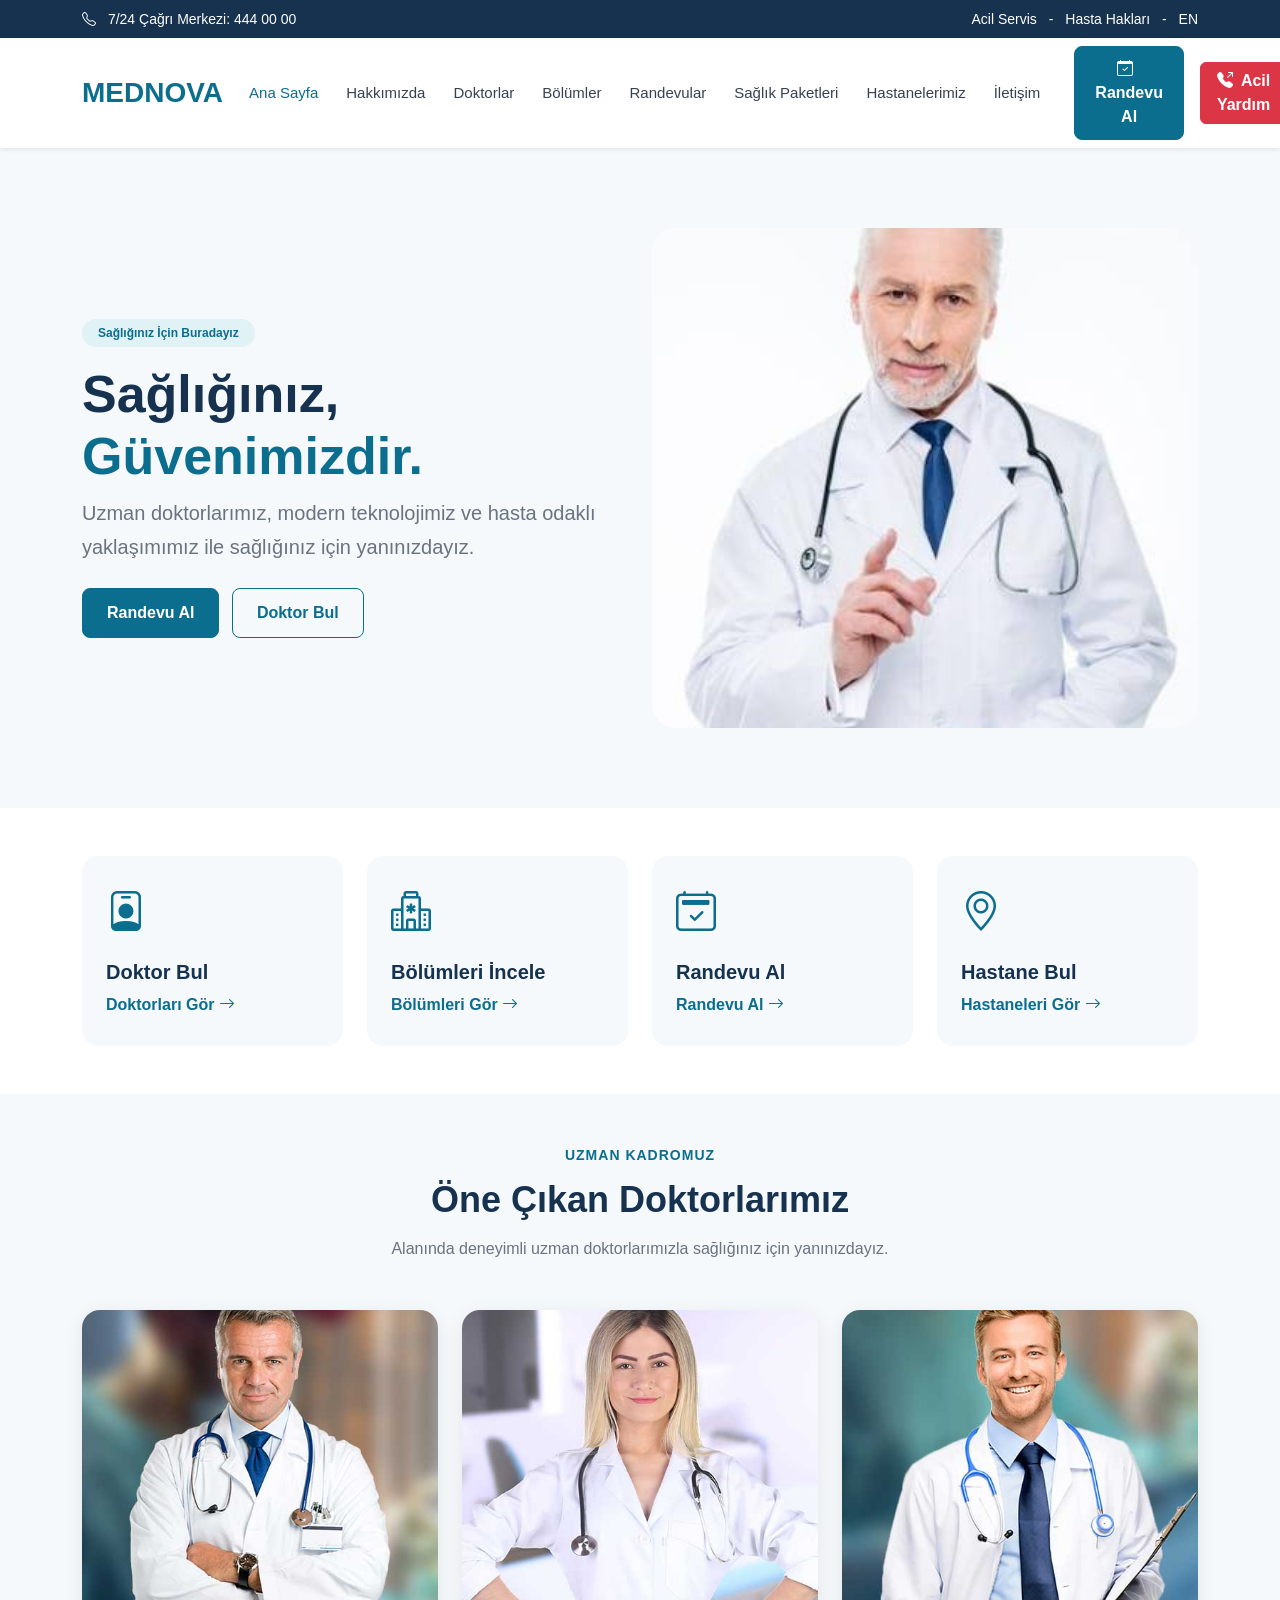
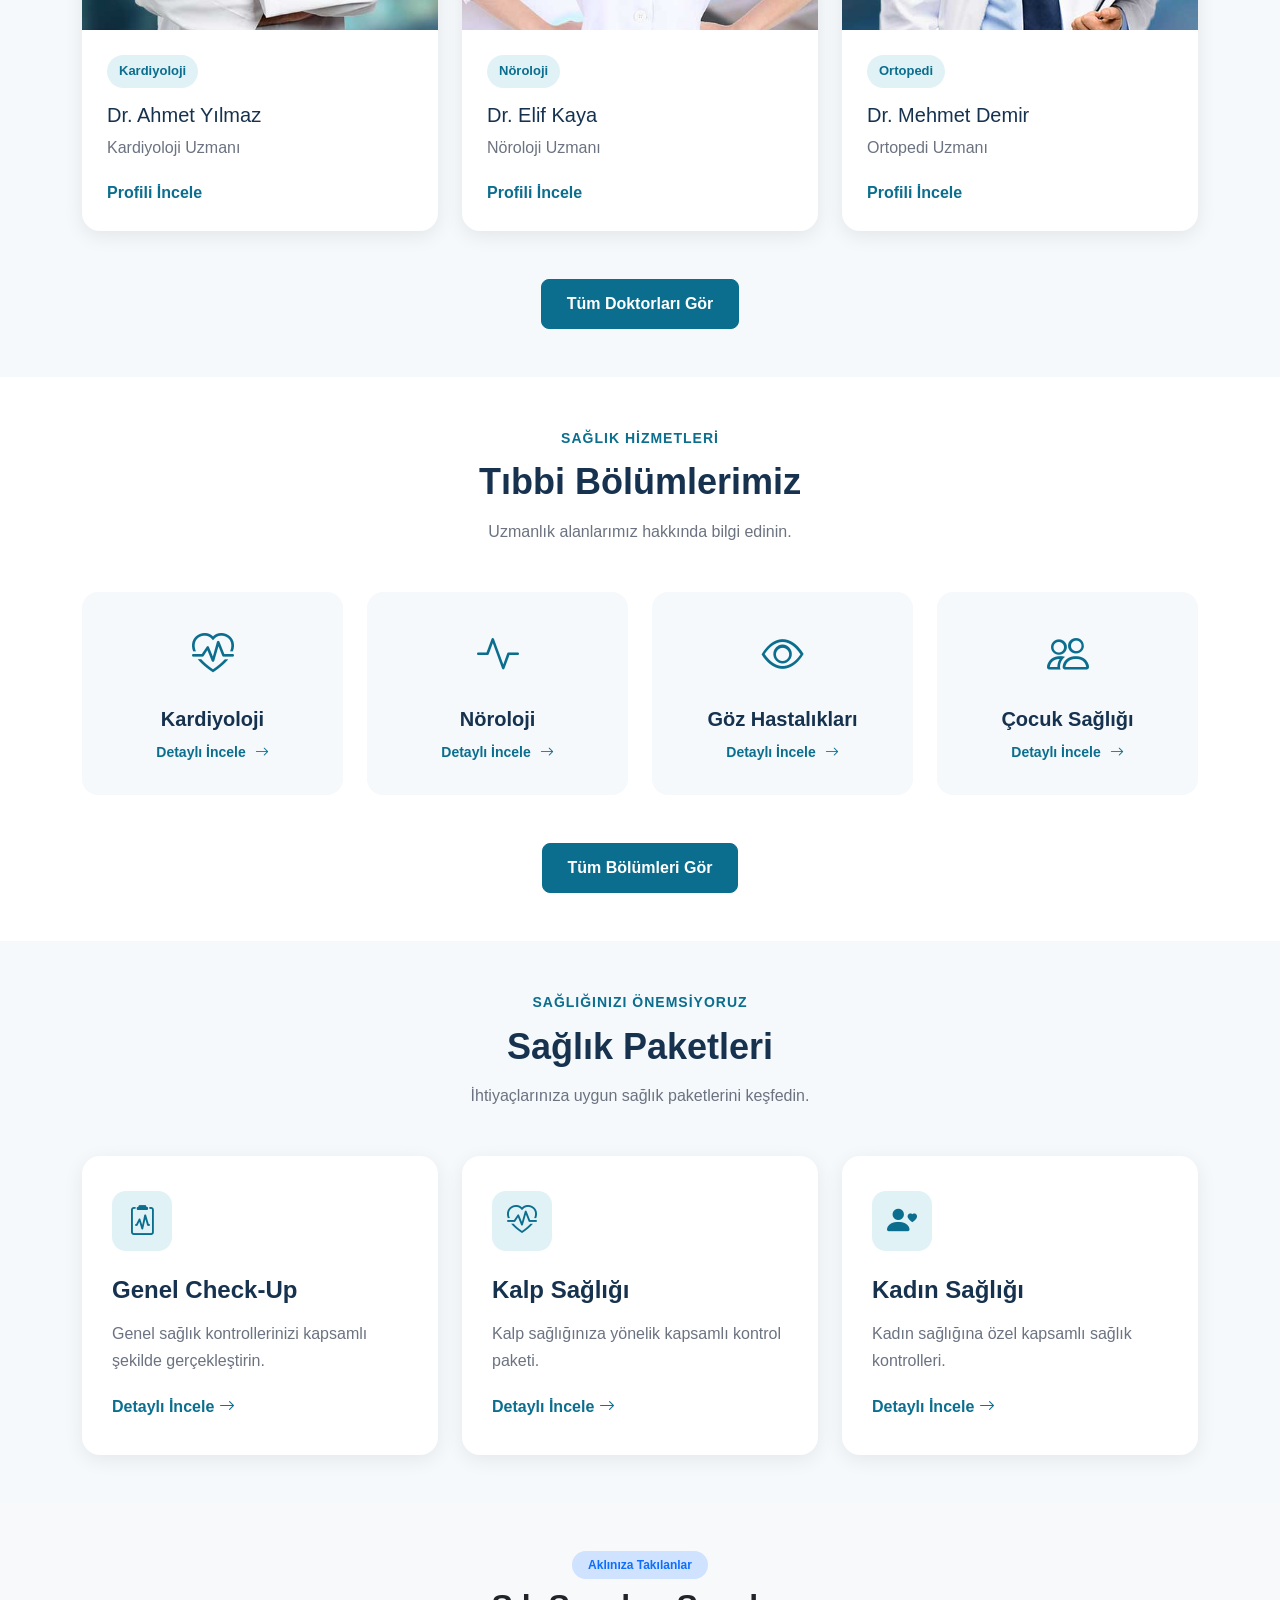
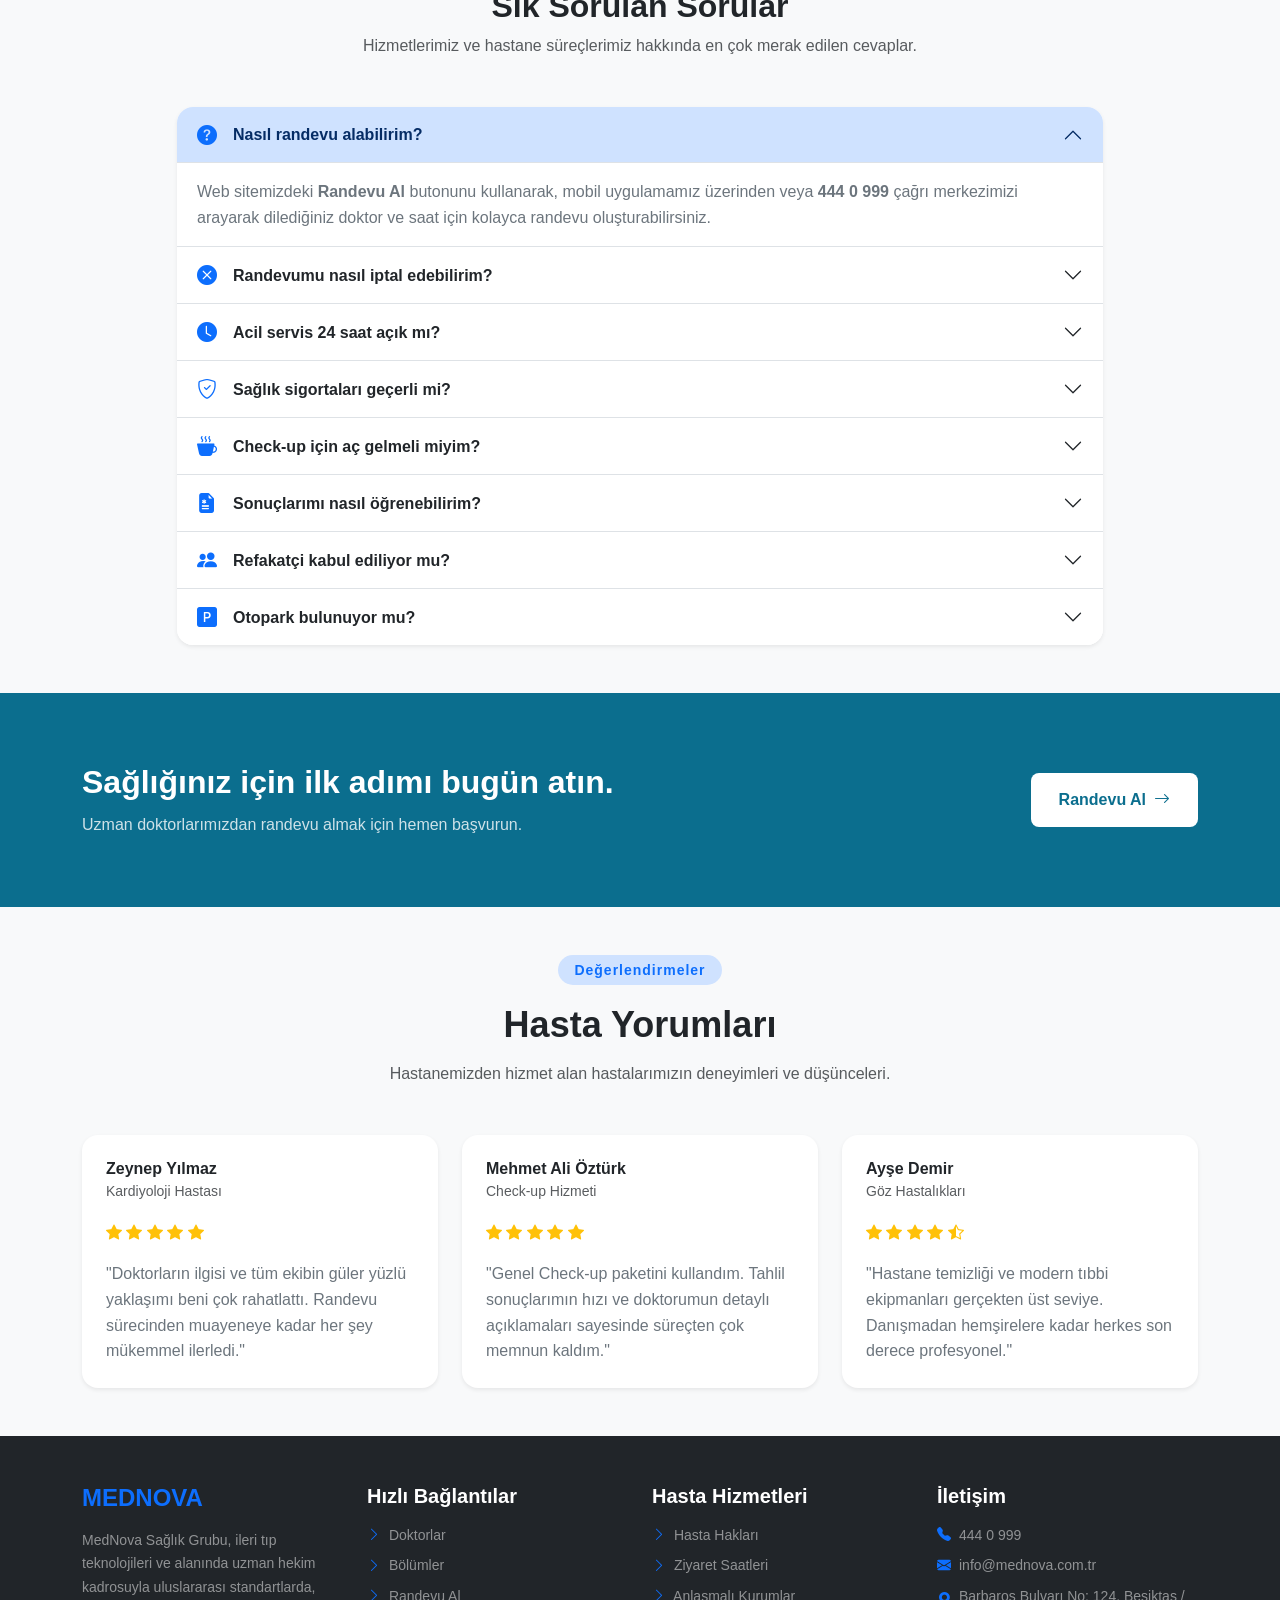
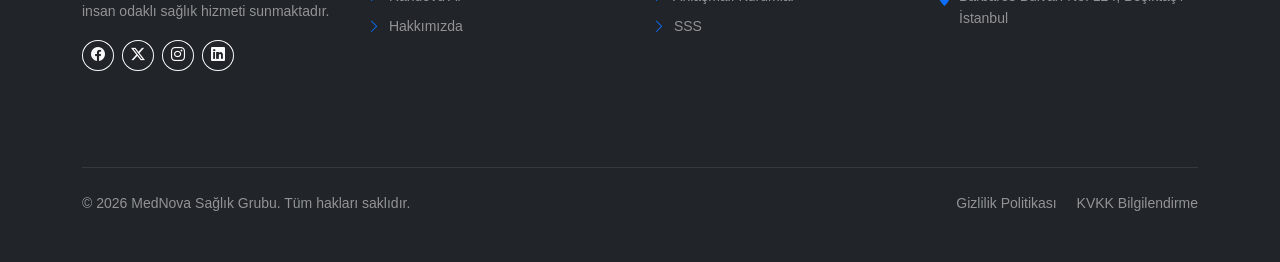
<file: index.html>
<!doctype html>
<html lang="tr">
  <head>
    <meta charset="utf-8" />
    <meta name="viewport" content="width=device-width, initial-scale=1" />

    <title>MEDNOVA Hastanesi</title>
    <link rel="icon" type="image/png" href="images/favicon.png" />
    <link
      href="https://cdn.jsdelivr.net/npm/bootstrap@5.3.3/dist/css/bootstrap.min.css"
      rel="stylesheet"
    />
    <link
      rel="stylesheet"
      href="https://cdn.jsdelivr.net/npm/bootstrap-icons@1.11.3/font/bootstrap-icons.min.css"
    />

    <link rel="stylesheet" href="css/style.css" />
  </head>
  <body>
    <div class="top-bar d-none d-lg-block">
      <div class="container">
        <div class="row align-items-center">
          <div class="col-lg-6">
            <i class="bi bi-telephone me-2"></i>
            <span>7/24 Çağrı Merkezi: 444 00 00</span>
          </div>

          <div class="col-lg-6 text-lg-end">
            <span>Acil Servis</span>
            <span class="mx-2">-</span>
            <span>Hasta Hakları</span>
            <span class="mx-2">-</span>
            <span>EN</span>
          </div>
        </div>
      </div>
    </div>

    <!-- navbar -->
    <nav class="navbar navbar-expand-lg bg-white shadow-sm sticky-top">
      <div class="container">
        <!-- LOGO -->
        <a class="navbar-brand fw-bold fs-3" href="index.html"> MEDNOVA </a>
        <!-- mobile menu button -->
        <button
          class="navbar-toggler"
          type="button"
          data-bs-toggle="collapse"
          data-bs-target="#navbarMenu"
          aria-controls="navbarMenu"
          aria-expanded="false"
          aria-label="Menüyü Aç"
        >
          <span class="navbar-toggler-icon"></span>
        </button>

        <!-- NAVBAR MENÜ -->
        <div class="collapse navbar-collapse" id="navbarMenu">
          <ul class="navbar-nav ms-auto align-items-lg-center">
            <li class="nav-item">
              <a class="nav-link active" href="index.html"> Ana Sayfa </a>
            </li>

            <li class="nav-item">
              <a class="nav-link" href="hakkimizda.html"> Hakkımızda </a>
            </li>

            <li class="nav-item">
              <a class="nav-link" href="doktorlar.html"> Doktorlar </a>
            </li>
            <li class="nav-item">
              <a class="nav-link" href="bolumler.html"> Bölümler </a>
            </li>

            <li class="nav-item">
              <a class="nav-link" href="appointment.html">Randevular</a>
            </li>

            <li class="nav-item">
              <a class="nav-link" href="packages.html"> Sağlık Paketleri </a>
            </li>

            <li class="nav-item">
              <a class="nav-link" href="subeler.html"> Hastanelerimiz </a>
            </li>

            <li class="nav-item">
              <a class="nav-link" href="iletisim.html"> İletişim </a>
            </li>

            <!-- RANDEVU AL BUTONU -->
            <li class="nav-item ms-lg-3 mt-2 mt-lg-0">
              <a href="randevu.html" class="btn btn-primary">
                <i class="bi bi-calendar-check me-2"></i>
                Randevu Al
              </a>
            </li>
            <li class="nav-item ms-lg-2 mt-2 mt-lg-0">
              <button
                type="button"
                class="btn btn-danger fw-semibold px-3"
                data-bs-toggle="modal"
                data-bs-target="#acilYardimModal"
              >
                <i class="bi bi-telephone-outbound-fill me-2"></i>Acil Yardım
              </button>
            </li>
          </ul>
        </div>
      </div>
    </nav>

    <!-- hero -->
    <section class="hero-section">
      <div class="container">
        <div class="row align-items-center">
          <!-- HERO YAZILARI -->

          <div class="col-lg-6">
            <span class="badge px-3 py-2 mb-3">
              Sağlığınız İçin Buradayız
            </span>

            <h1>
              Sağlığınız,
              <span>Güvenimizdir.</span>
            </h1>

            <p class="lead">
              Uzman doktorlarımız, modern teknolojimiz ve hasta odaklı
              yaklaşımımız ile sağlığınız için yanınızdayız.
            </p>

            <div class="mt-4">
              <a href="randevu.html" class="btn btn-primary me-2">
                Randevu Al
              </a>

              <a href="doktorlar.html" class="btn btn-outline-primary">
                Doktor Bul
              </a>
            </div>
          </div>

          <!-- HERO GÖRSEL -->

          <div class="col-lg-6 mt-5 mt-lg-0">
            <img src="images/hero.jpg" alt="Mednova Hastanesi" />
          </div>
        </div>
      </div>
    </section>
    <section class="quick-access py-5">
      <div class="container">
        <div class="row g-4">
          <div class="col-md-6 col-lg-3">
            <div class="quick-card h-100 p-4">
              <i class="bi bi-person-badge fs-1"></i>

              <h5 class="fw-bold mt-3">Doktor Bul</h5>

              <a href="doktorlar.html">
                Doktorları Gör
                <i class="bi bi-arrow-right"></i>
              </a>
            </div>
          </div>

          <div class="col-md-6 col-lg-3">
            <div class="quick-card h-100 p-4">
              <i class="bi bi-hospital fs-1"></i>

              <h5 class="fw-bold mt-3">Bölümleri İncele</h5>

              <a href="bolumler.html">
                Bölümleri Gör
                <i class="bi bi-arrow-right"></i>
              </a>
            </div>
          </div>

          <div class="col-md-6 col-lg-3">
            <div class="quick-card h-100 p-4">
              <i class="bi bi-calendar2-check fs-1"></i>

              <h5 class="fw-bold mt-3">Randevu Al</h5>

              <a href="randevu.html">
                Randevu Al
                <i class="bi bi-arrow-right"></i>
              </a>
            </div>
          </div>

          <div class="col-md-6 col-lg-3">
            <div class="quick-card h-100 p-4">
              <i class="bi bi-geo-alt fs-1"></i>

              <h5 class="fw-bold mt-3">Hastane Bul</h5>

              <a href="subeler.html">
                Hastaneleri Gör
                <i class="bi bi-arrow-right"></i>
              </a>
            </div>
          </div>
        </div>
      </div>
    </section>
    <!-- DOKTORLAR KISMI -->
    <section class="doctors-section py-5">
      <div class="container">
        <div class="section-title text-center mb-5">
          <span> UZMAN KADROMUZ </span>

          <h2>Öne Çıkan Doktorlarımız</h2>

          <p>
            Alanında deneyimli uzman doktorlarımızla sağlığınız için
            yanınızdayız.
          </p>
        </div>

        <!-- KARTAR -->
        <div class="row g-4">
          <div class="col-md-6 col-lg-4">
            <div class="doctor-card">
              <img src="images/doctor-1.jpg" alt="Dr. Ahmet Yılmaz" />

              <div class="doctor-card-body">
                <span> Kardiyoloji </span>

                <h5>Dr. Ahmet Yılmaz</h5>

                <p>Kardiyoloji Uzmanı</p>

                <a href="doktor-detay.html"> Profili İncele </a>
              </div>
            </div>
          </div>

          <div class="col-md-6 col-lg-4">
            <div class="doctor-card">
              <img src="images/doctor-2.jpg" alt="Dr. Elif Kaya" />

              <div class="doctor-card-body">
                <span> Nöroloji </span>

                <h5>Dr. Elif Kaya</h5>

                <p>Nöroloji Uzmanı</p>

                <a href="doktor-detay.html"> Profili İncele </a>
              </div>
            </div>
          </div>

          <div class="col-md-6 col-lg-4">
            <div class="doctor-card">
              <img src="images/doctor-3.jpg" alt="Dr. Mehmet Demir" />

              <div class="doctor-card-body">
                <span> Ortopedi </span>

                <h5>Dr. Mehmet Demir</h5>

                <p>Ortopedi Uzmanı</p>

                <a href="doktor-detay.html"> Profili İncele </a>
              </div>
            </div>
          </div>
        </div>

        <div class="text-center mt-5">
          <a href="doktorlar.html" class="btn btn-primary doctors-button">
            Tüm Doktorları Gör
          </a>
        </div>
      </div>
    </section>

    <section class="departments-section py-5">
      <div class="container">
        <div class="section-title text-center mb-5">
          <span>SAĞLIK HİZMETLERİ</span>

          <h2>Tıbbi Bölümlerimiz</h2>

          <p>Uzmanlık alanlarımız hakkında bilgi edinin.</p>
        </div>

        <div class="row g-4">
          <!-- KARDİYOLOJİ -->

          <div class="col-6 col-lg-3">
            <a href="bolum-detay.html" class="department-card">
              <i class="bi bi-heart-pulse"></i>

              <h5>Kardiyoloji</h5>

              <span>
                Detaylı İncele
                <i class="bi bi-arrow-right"></i>
              </span>
            </a>
          </div>

          <!-- NÖROLOJİ -->

          <div class="col-6 col-lg-3">
            <a href="bolum-detay.html" class="department-card">
              <i class="bi bi-activity"></i>
              <h5>Nöroloji</h5>
              <span>
                Detaylı İncele
                <i class="bi bi-arrow-right"></i>
              </span>
            </a>
          </div>

          <!-- GÖZ -->

          <div class="col-6 col-lg-3">
            <a href="bolum-detay.html" class="department-card">
              <i class="bi bi-eye"></i>

              <h5>Göz Hastalıkları</h5>

              <span>
                Detaylı İncele
                <i class="bi bi-arrow-right"></i>
              </span>
            </a>
          </div>

          <!-- ÇOCUK -->

          <div class="col-6 col-lg-3">
            <a href="bolum-detay.html" class="department-card">
              <i class="bi bi-people"></i>

              <h5>Çocuk Sağlığı</h5>

              <span>
                Detaylı İncele
                <i class="bi bi-arrow-right"></i>
              </span>
            </a>
          </div>
        </div>

        <div class="text-center mt-5">
          <a href="bolumler.html" class="btn btn-primary departments-button">
            Tüm Bölümleri Gör
          </a>
        </div>
      </div>
    </section>

    <section class="packages-section py-5">
      <div class="container">
        <div class="section-title text-center mb-5">
          <span>SAĞLIĞINIZI ÖNEMSİYORUZ</span>

          <h2>Sağlık Paketleri</h2>

          <p>İhtiyaçlarınıza uygun sağlık paketlerini keşfedin.</p>
        </div>

        <div class="row g-4">
          <div class="col-md-4">
            <div class="package-card">
              <div class="package-icon">
                <i class="bi bi-clipboard2-pulse"></i>
              </div>

              <h4>Genel Check-Up</h4>

              <p>
                Genel sağlık kontrollerinizi kapsamlı şekilde gerçekleştirin.
              </p>

              <a href="saglik-paketleri.html">
                Detaylı İncele
                <i class="bi bi-arrow-right"></i>
              </a>
            </div>
          </div>

          <div class="col-md-4">
            <div class="package-card">
              <div class="package-icon">
                <i class="bi bi-heart-pulse"></i>
              </div>

              <h4>Kalp Sağlığı</h4>

              <p>Kalp sağlığınıza yönelik kapsamlı kontrol paketi.</p>

              <a href="saglik-paketleri.html">
                Detaylı İncele
                <i class="bi bi-arrow-right"></i>
              </a>
            </div>
          </div>

          <div class="col-md-4">
            <div class="package-card">
              <div class="package-icon">
                <i class="bi bi-person-heart"></i>
              </div>

              <h4>Kadın Sağlığı</h4>

              <p>Kadın sağlığına özel kapsamlı sağlık kontrolleri.</p>

              <a href="saglik-paketleri.html">
                Detaylı İncele
                <i class="bi bi-arrow-right"></i>
              </a>
            </div>
          </div>
        </div>
      </div>
    </section>
    <!-- FAQ QUESTION -->
    <section class="py-5 bg-light">
      <div class="container">
        <div class="text-center mb-5">
          <span
            class="badge bg-primary-subtle text-primary fw-semibold px-3 py-2 rounded-pill mb-2"
            >Aklınıza Takılanlar</span
          >
          <h2 class="fw-bold text-dark">Sık Sorulan Sorular</h2>
          <p class="text-muted">
            Hizmetlerimiz ve hastane süreçlerimiz hakkında en çok merak edilen
            cevaplar.
          </p>
        </div>

        <div class="row justify-content-center">
          <div class="col-lg-10">
            <div
              class="accordion custom-accordion shadow-sm rounded-4 overflow-hidden"
              id="faqAccordion"
            >
              <div class="accordion-item border-0 border-bottom">
                <h2 class="accordion-header" id="faqHeading1">
                  <button
                    class="accordion-button fw-bold py-3"
                    type="button"
                    data-bs-toggle="collapse"
                    data-bs-target="#faq1"
                    aria-expanded="true"
                    aria-controls="faq1"
                  >
                    <i
                      class="bi bi-question-circle-fill text-primary me-3 fs-5"
                    ></i>
                    Nasıl randevu alabilirim?
                  </button>
                </h2>
                <div
                  id="faq1"
                  class="accordion-collapse collapse show"
                  aria-labelledby="faqHeading1"
                  data-bs-parent="#faqAccordion"
                >
                  <div class="accordion-body text-secondary">
                    Web sitemizdeki <strong>Randevu Al</strong> butonunu
                    kullanarak, mobil uygulamamız üzerinden veya
                    <strong>444 0 999</strong> çağrı merkezimizi arayarak
                    dilediğiniz doktor ve saat için kolayca randevu
                    oluşturabilirsiniz.
                  </div>
                </div>
              </div>

              <div class="accordion-item border-0 border-bottom">
                <h2 class="accordion-header" id="faqHeading2">
                  <button
                    class="accordion-button collapsed fw-bold py-3"
                    type="button"
                    data-bs-toggle="collapse"
                    data-bs-target="#faq2"
                    aria-expanded="false"
                    aria-controls="faq2"
                  >
                    <i class="bi bi-x-circle-fill text-primary me-3 fs-5"></i>
                    Randevumu nasıl iptal edebilirim?
                  </button>
                </h2>
                <div
                  id="faq2"
                  class="accordion-collapse collapse"
                  aria-labelledby="faqHeading2"
                  data-bs-parent="#faqAccordion"
                >
                  <div class="accordion-body text-secondary">
                    Randevu iptal veya değişiklik işlemlerinizi online hasta
                    portalımız üzerinden "Randevularım" sekmesinden
                    gerçekleştirebilir veya çağrı merkezimizi arayarak
                    randevunuzdan en az 2 saat önce bilgilendirme
                    yapabilirsiniz.
                  </div>
                </div>
              </div>

              <div class="accordion-item border-0 border-bottom">
                <h2 class="accordion-header" id="faqHeading3">
                  <button
                    class="accordion-button collapsed fw-bold py-3"
                    type="button"
                    data-bs-toggle="collapse"
                    data-bs-target="#faq3"
                    aria-expanded="false"
                    aria-controls="faq3"
                  >
                    <i class="bi bi-clock-fill text-primary me-3 fs-5"></i> Acil
                    servis 24 saat açık mı?
                  </button>
                </h2>
                <div
                  id="faq3"
                  class="accordion-collapse collapse"
                  aria-labelledby="faqHeading3"
                  data-bs-parent="#faqAccordion"
                >
                  <div class="accordion-body text-secondary">
                    Evet, tüm şubelerimizde Acil Servis ünitelerimiz uzman
                    hekim, hemşire ve tam donanımlı ambulans filomuzla 7 gün 24
                    saat kesintisiz hizmet vermektedir.
                  </div>
                </div>
              </div>

              <div class="accordion-item border-0 border-bottom">
                <h2 class="accordion-header" id="faqHeading4">
                  <button
                    class="accordion-button collapsed fw-bold py-3"
                    type="button"
                    data-bs-toggle="collapse"
                    data-bs-target="#faq4"
                    aria-expanded="false"
                    aria-controls="faq4"
                  >
                    <i class="bi bi-shield-check text-primary me-3 fs-5"></i>
                    Sağlık sigortaları geçerli mi?
                  </button>
                </h2>
                <div
                  id="faq4"
                  class="accordion-collapse collapse"
                  aria-labelledby="faqHeading4"
                  data-bs-parent="#faqAccordion"
                >
                  <div class="accordion-body text-secondary">
                    SGK ve Türkiye'deki önde gelen tüm Özel Sağlık Sigortası ile
                    Tamamlayıcı Sağlık Sigortası (TSS) kurumlarıyla anlaşmamız
                    bulunmaktadır. Poliçe kapsamınızı banko görevlilerimizden
                    öğrenebilirsiniz.
                  </div>
                </div>
              </div>

              <div class="accordion-item border-0 border-bottom">
                <h2 class="accordion-header" id="faqHeading5">
                  <button
                    class="accordion-button collapsed fw-bold py-3"
                    type="button"
                    data-bs-toggle="collapse"
                    data-bs-target="#faq5"
                    aria-expanded="false"
                    aria-controls="faq5"
                  >
                    <i class="bi bi-cup-hot-fill text-primary me-3 fs-5"></i>
                    Check-up için aç gelmeli miyim?
                  </button>
                </h2>
                <div
                  id="faq5"
                  class="accordion-collapse collapse"
                  aria-labelledby="faqHeading5"
                  data-bs-parent="#faqAccordion"
                >
                  <div class="accordion-body text-secondary">
                    Evet, kan tetkiklerinin ve tahlillerin doğru sonuç vermesi
                    için Check-up randevunuza en az 8-12 saatlik açlıkla (sadece
                    su tüketebilirsiniz) gelmeniz gerekmektedir.
                  </div>
                </div>
              </div>

              <div class="accordion-item border-0 border-bottom">
                <h2 class="accordion-header" id="faqHeading6">
                  <button
                    class="accordion-button collapsed fw-bold py-3"
                    type="button"
                    data-bs-toggle="collapse"
                    data-bs-target="#faq6"
                    aria-expanded="false"
                    aria-controls="faq6"
                  >
                    <i
                      class="bi bi-file-earmark-medical-fill text-primary me-3 fs-5"
                    ></i>
                    Sonuçlarımı nasıl öğrenebilirim?
                  </button>
                </h2>
                <div
                  id="faq6"
                  class="accordion-collapse collapse"
                  aria-labelledby="faqHeading6"
                  data-bs-parent="#faqAccordion"
                >
                  <div class="accordion-body text-secondary">
                    Laboratuvar ve radyoloji sonuçlarınıza web sitemizdeki
                    "E-Sonuç" panelinden T.C. Kimlik numaranız ve SMS şifreniz
                    ile veya mobil uygulamamız üzerinden anında erişebilirsiniz.
                  </div>
                </div>
              </div>

              <div class="accordion-item border-0 border-bottom">
                <h2 class="accordion-header" id="faqHeading7">
                  <button
                    class="accordion-button collapsed fw-bold py-3"
                    type="button"
                    data-bs-toggle="collapse"
                    data-bs-target="#faq7"
                    aria-expanded="false"
                    aria-controls="faq7"
                  >
                    <i class="bi bi-people-fill text-primary me-3 fs-5"></i>
                    Refakatçi kabul ediliyor mu?
                  </button>
                </h2>
                <div
                  id="faq7"
                  class="accordion-collapse collapse"
                  aria-labelledby="faqHeading7"
                  data-bs-parent="#faqAccordion"
                >
                  <div class="accordion-body text-secondary">
                    Yataklı servislerimizde yatan hastalarımız için 1 refakatçi
                    kalmasına izin verilmektedir. Yoğun bakım ünitelerinde ise
                    refakatçi kabulü hekim onayına ve özel ziyaret saatlerine
                    tabidir.
                  </div>
                </div>
              </div>

              <div class="accordion-item border-0">
                <h2 class="accordion-header" id="faqHeading8">
                  <button
                    class="accordion-button collapsed fw-bold py-3"
                    type="button"
                    data-bs-toggle="collapse"
                    data-bs-target="#faq8"
                    aria-expanded="false"
                    aria-controls="faq8"
                  >
                    <i class="bi bi-p-square-fill text-primary me-3 fs-5"></i>
                    Otopark bulunuyor mu?
                  </button>
                </h2>
                <div
                  id="faq8"
                  class="accordion-collapse collapse"
                  aria-labelledby="faqHeading8"
                  data-bs-parent="#faqAccordion"
                >
                  <div class="accordion-body text-secondary">
                    Tüm hastanelerimizde kapalı/açık otopark ve 24 saat
                    kesintisiz vale hizmeti mevcuttur. Acil giriş yapan veya
                    yatan hasta yakınlarımıza otopark kullanımı ücretsizdir.
                  </div>
                </div>
              </div>
            </div>
          </div>
        </div>
      </div>
    </section>

    <section class="cta-section">
      <div class="container">
        <div class="row align-items-center">
          <div class="col-lg-8">
            <h2>Sağlığınız için ilk adımı bugün atın.</h2>

            <p>Uzman doktorlarımızdan randevu almak için hemen başvurun.</p>
          </div>

          <div class="col-lg-4 text-lg-end mt-4 mt-lg-0">
            <a href="randevu.html" class="cta-button">
              Randevu Al
              <i class="bi bi-arrow-right ms-2"></i>
            </a>
          </div>
        </div>
      </div>
    </section>
    <!-- MÜŞTERİ / HASTA YORUMLARI -->
    <section class="testimonials-section py-5 bg-light">
      <div class="container">
        <div class="section-title text-center mb-5">
          <span
            class="badge bg-primary-subtle text-primary fw-semibold px-3 py-2 rounded-pill mb-2"
          >
            Değerlendirmeler
          </span>
          <h2 class="fw-bold text-dark">Hasta Yorumları</h2>
          <p class="text-muted">
            Hastanemizden hizmet alan hastalarımızın deneyimleri ve düşünceleri.
          </p>
        </div>

        <div class="row g-4">
          <!-- Yorum 1 -->
          <div class="col-md-4">
            <div class="card h-100 border-0 shadow-sm p-4 rounded-4">
              <div class="d-flex align-items-center mb-3">
                <div>
                  <h6 class="fw-bold mb-0">Zeynep Yılmaz</h6>
                  <small class="text-muted">Kardiyoloji Hastası</small>
                </div>
              </div>
              <div class="text-warning mb-3">
                <i class="bi bi-star-fill"></i>
                <i class="bi bi-star-fill"></i>
                <i class="bi bi-star-fill"></i>
                <i class="bi bi-star-fill"></i>
                <i class="bi bi-star-fill"></i>
              </div>
              <p class="card-text text-secondary">
                "Doktorların ilgisi ve tüm ekibin güler yüzlü yaklaşımı beni çok
                rahatlattı. Randevu sürecinden muayeneye kadar her şey mükemmel
                ilerledi."
              </p>
            </div>
          </div>

          <!-- Yorum 2 -->
          <div class="col-md-4">
            <div class="card h-100 border-0 shadow-sm p-4 rounded-4">
              <div class="d-flex align-items-center mb-3">
                <div>
                  <h6 class="fw-bold mb-0">Mehmet Ali Öztürk</h6>
                  <small class="text-muted">Check-up Hizmeti</small>
                </div>
              </div>
              <div class="text-warning mb-3">
                <i class="bi bi-star-fill"></i>
                <i class="bi bi-star-fill"></i>
                <i class="bi bi-star-fill"></i>
                <i class="bi bi-star-fill"></i>
                <i class="bi bi-star-fill"></i>
              </div>
              <p class="card-text text-secondary">
                "Genel Check-up paketini kullandım. Tahlil sonuçlarımın hızı ve
                doktorumun detaylı açıklamaları sayesinde süreçten çok memnun
                kaldım."
              </p>
            </div>
          </div>

          <!-- Yorum 3 -->
          <div class="col-md-4">
            <div class="card h-100 border-0 shadow-sm p-4 rounded-4">
              <div class="d-flex align-items-center mb-3">
                <div>
                  <h6 class="fw-bold mb-0">Ayşe Demir</h6>
                  <small class="text-muted">Göz Hastalıkları</small>
                </div>
              </div>
              <div class="text-warning mb-3">
                <i class="bi bi-star-fill"></i>
                <i class="bi bi-star-fill"></i>
                <i class="bi bi-star-fill"></i>
                <i class="bi bi-star-fill"></i>
                <i class="bi bi-star-half"></i>
              </div>
              <p class="card-text text-secondary">
                "Hastane temizliği ve modern tıbbi ekipmanları gerçekten üst
                seviye. Danışmadan hemşirelere kadar herkes son derece
                profesyonel."
              </p>
            </div>
          </div>
        </div>
      </div>
    </section>
    <footer class="bg-dark text-white pt-5 pb-4">
      <div class="container">
        <div class="row g-4">
          <div class="col-lg-3 col-md-6">
            <h4 class="fw-bold text-primary mb-3">MEDNOVA</h4>
            <p class="text-white-50 small leading-relaxed mb-3">
              MedNova Sağlık Grubu, ileri tıp teknolojileri ve alanında uzman
              hekim kadrosuyla uluslararası standartlarda, insan odaklı sağlık
              hizmeti sunmaktadır.
            </p>
            <div class="d-flex gap-2">
              <a
                href="#"
                class="btn btn-outline-light btn-sm rounded-circle"
                aria-label="Facebook"
                ><i class="bi bi-facebook"></i
              ></a>
              <a
                href="#"
                class="btn btn-outline-light btn-sm rounded-circle"
                aria-label="Twitter"
                ><i class="bi bi-twitter-x"></i
              ></a>
              <a
                href="#"
                class="btn btn-outline-light btn-sm rounded-circle"
                aria-label="Instagram"
                ><i class="bi bi-instagram"></i
              ></a>
              <a
                href="#"
                class="btn btn-outline-light btn-sm rounded-circle"
                aria-label="LinkedIn"
                ><i class="bi bi-linkedin"></i
              ></a>
            </div>
          </div>

          <div class="col-lg-3 col-md-6">
            <h5 class="fw-bold text-white mb-3">Hızlı Bağlantılar</h5>
            <ul class="list-unstyled text-white-50 small">
              <li class="mb-2">
                <a
                  href="doktorlar.html"
                  class="text-white-50 text-decoration-none"
                  ><i class="bi bi-chevron-right me-1 text-primary"></i>
                  Doktorlar</a
                >
              </li>
              <li class="mb-2">
                <a
                  href="bolumler.html"
                  class="text-white-50 text-decoration-none"
                  ><i class="bi bi-chevron-right me-1 text-primary"></i>
                  Bölümler</a
                >
              </li>
              <li class="mb-2">
                <a
                  href="appointment.html"
                  class="text-white-50 text-decoration-none"
                  ><i class="bi bi-chevron-right me-1 text-primary"></i> Randevu
                  Al</a
                >
              </li>
              <li class="mb-2">
                <a href="about.html" class="text-white-50 text-decoration-none"
                  ><i class="bi bi-chevron-right me-1 text-primary"></i>
                  Hakkımızda</a
                >
              </li>
            </ul>
          </div>

          <div class="col-lg-3 col-md-6">
            <h5 class="fw-bold text-white mb-3">Hasta Hizmetleri</h5>
            <ul class="list-unstyled text-white-50 small">
              <li class="mb-2">
                <a href="#" class="text-white-50 text-decoration-none"
                  ><i class="bi bi-chevron-right me-1 text-primary"></i> Hasta
                  Hakları</a
                >
              </li>
              <li class="mb-2">
                <a
                  href="subeler.html"
                  class="text-white-50 text-decoration-none"
                  ><i class="bi bi-chevron-right me-1 text-primary"></i> Ziyaret
                  Saatleri</a
                >
              </li>
              <li class="mb-2">
                <a
                  href="packages.html"
                  class="text-white-50 text-decoration-none"
                  ><i class="bi bi-chevron-right me-1 text-primary"></i>
                  Anlaşmalı Kurumlar</a
                >
              </li>
              <li class="mb-2">
                <a href="about.html" class="text-white-50 text-decoration-none"
                  ><i class="bi bi-chevron-right me-1 text-primary"></i> SSS</a
                >
              </li>
            </ul>
          </div>

          <div class="col-lg-3 col-md-6">
            <h5 class="fw-bold text-white mb-3">İletişim</h5>
            <ul class="list-unstyled text-white-50 small">
              <li class="mb-2 d-flex align-items-center">
                <i class="bi bi-telephone-fill me-2 text-primary"></i>
                <span>444 0 999</span>
              </li>
              <li class="mb-2 d-flex align-items-center">
                <i class="bi bi-envelope-fill me-2 text-primary"></i>
                <span>info@mednova.com.tr</span>
              </li>
              <li class="d-flex align-items-start">
                <i class="bi bi-geo-alt-fill me-2 text-primary mt-1"></i>
                <span>Barbaros Bulvarı No: 124, Beşiktaş / İstanbul</span>
              </li>
            </ul>
          </div>
        </div>
      </div>
    </footer>
    <footer class="bg-dark text-white py-5">
      <div class="container">
        <hr class="border-secondary my-4" />
        <div class="row align-items-center text-white-50 small">
          <div class="col-md-6 text-center text-md-start mb-2 mb-md-0">
            &copy; 2026 MedNova Sağlık Grubu. Tüm hakları saklıdır.
          </div>
          <div class="col-md-6 text-center text-md-end">
            <a href="#" class="text-white-50 text-decoration-none me-3"
              >Gizlilik Politikası</a
            >
            <a href="#" class="text-white-50 text-decoration-none"
              >KVKK Bilgilendirme</a
            >
          </div>
        </div>
      </div>
    </footer>

    <script src="https://cdn.jsdelivr.net/npm/bootstrap@5.3.3/dist/js/bootstrap.bundle.min.js"></script>
  </body>
</html>
</file>
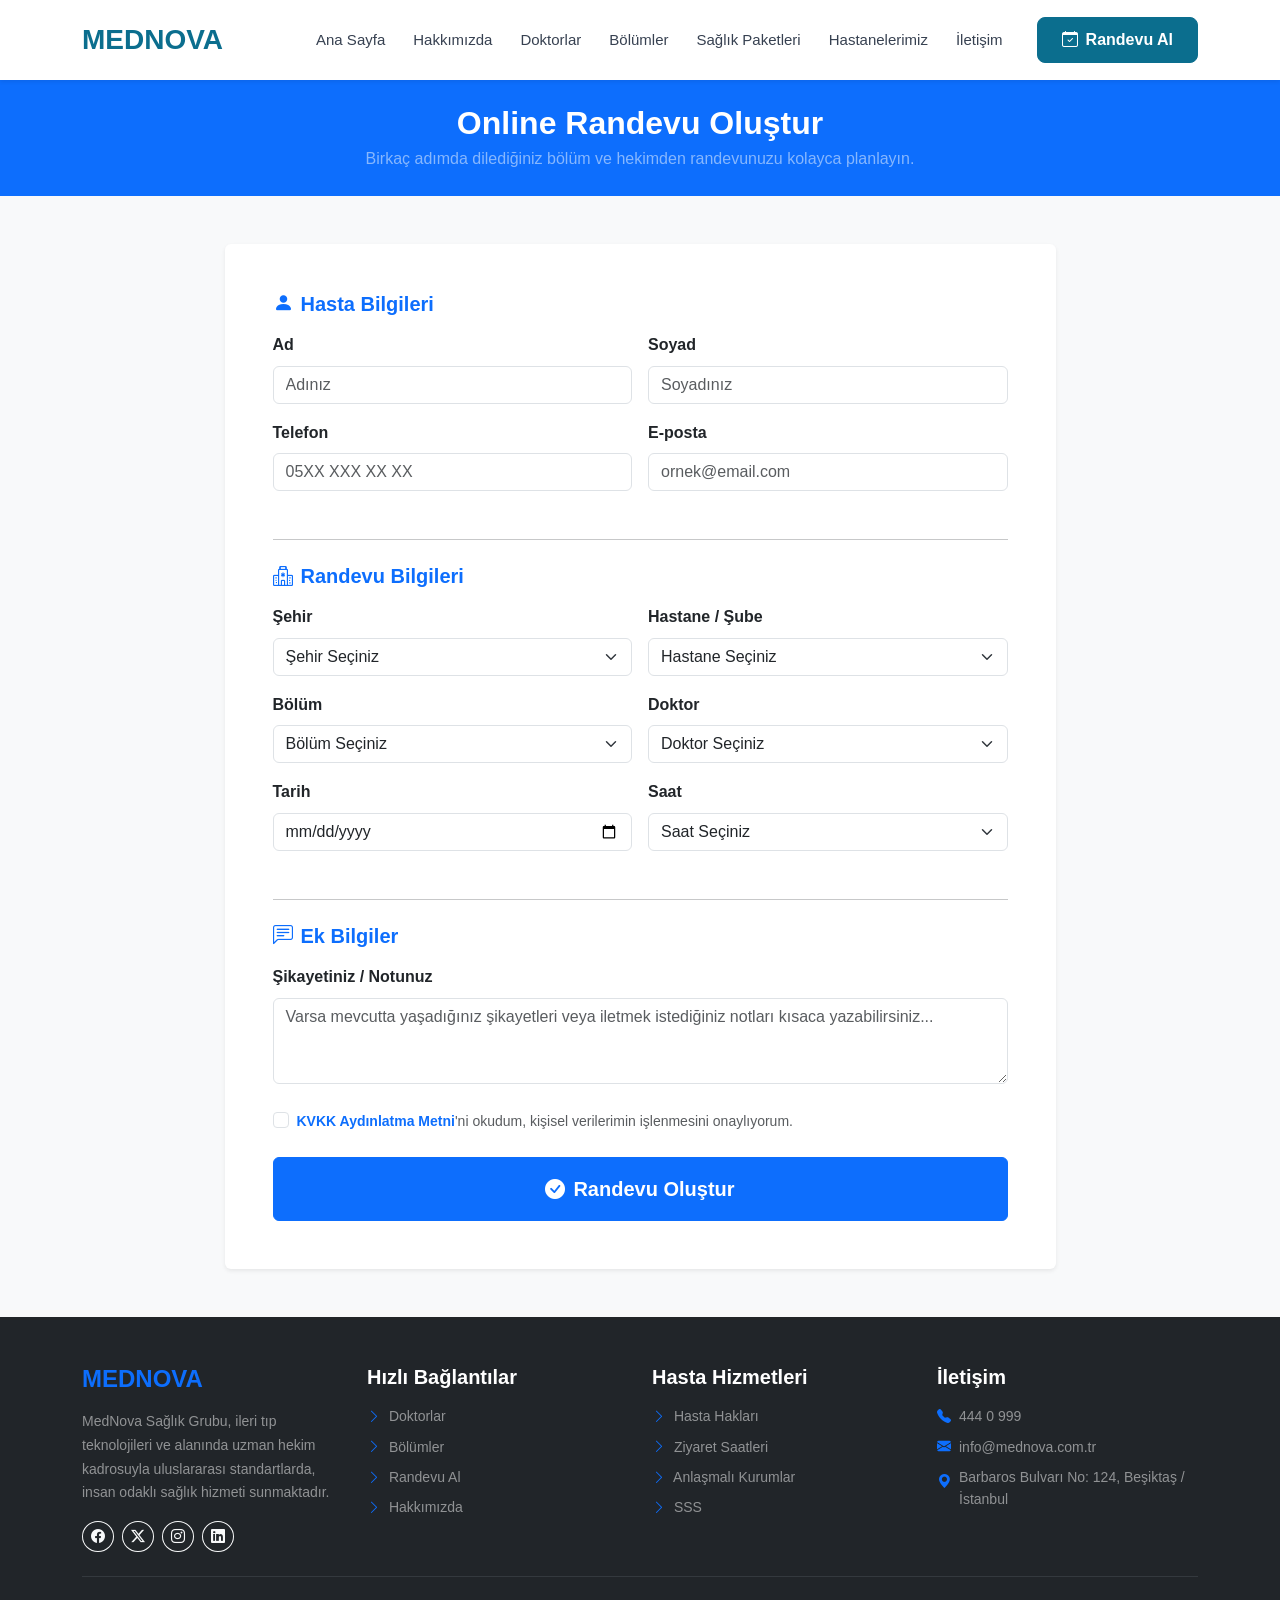
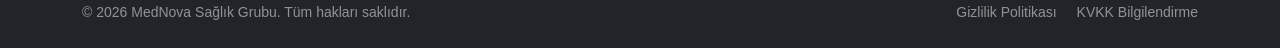
<file: appointment.html>
<!doctype html>
<html lang="tr">
  <head>
    <meta charset="utf-8" />
    <meta name="viewport" content="width=device-width, initial-scale=1" />
    <title>Online Randevu | MEDNOVA</title>
    <link rel="icon" type="image/png" href="images/favicon.png" />
    <link
      href="https://cdn.jsdelivr.net/npm/bootstrap@5.3.3/dist/css/bootstrap.min.css"
      rel="stylesheet"
    />
    <link
      rel="stylesheet"
      href="https://cdn.jsdelivr.net/npm/bootstrap-icons@1.11.3/font/bootstrap-icons.min.css"
    />
    <link rel="stylesheet" href="css/style.css" />
  </head>
  <body class="bg-light">
    <!-- NAVBAR -->
    <nav class="navbar navbar-expand-lg bg-white shadow-sm sticky-top">
      <div class="container">
        <a class="navbar-brand fw-bold fs-3 text-primary" href="index.html"
          >MEDNOVA</a
        >
        <button
          class="navbar-toggler"
          type="button"
          data-bs-toggle="collapse"
          data-bs-target="#navbarMenu"
        >
          <span class="navbar-toggler-icon"></span>
        </button>
        <div class="collapse navbar-collapse" id="navbarMenu">
          <ul class="navbar-nav ms-auto align-items-lg-center">
            <li class="nav-item">
              <a class="nav-link" href="index.html">Ana Sayfa</a>
            </li>
            <li class="nav-item">
              <a class="nav-link" href="hakkimizda.html">Hakkımızda</a>
            </li>
            <li class="nav-item">
              <a class="nav-link" href="doktorlar.html">Doktorlar</a>
            </li>
            <li class="nav-item">
              <a class="nav-link" href="bolumler.html">Bölümler</a>
            </li>
            <li class="nav-item">
              <a class="nav-link" href="packages.html">Sağlık Paketleri</a>
            </li>
            <li class="nav-item">
              <a class="nav-link" href="subeler.html">Hastanelerimiz</a>
            </li>
            <li class="nav-item">
              <a class="nav-link" href="iletisim.html">İletişim</a>
            </li>
            <li class="nav-item ms-lg-3 mt-2 mt-lg-0">
              <a href="appointment.html" class="btn btn-primary px-4 active">
                <i class="bi bi-calendar-check me-2"></i>Randevu Al
              </a>
            </li>
          </ul>
        </div>
      </div>
    </nav>

    <!-- HEADER -->
    <section class="bg-primary text-white py-4 mb-5">
      <div class="container text-center">
        <h2 class="fw-bold mb-1">Online Randevu Oluştur</h2>
        <p class="text-white-50 mb-0">
          Birkaç adımda dilediğiniz bölüm ve hekimden randevunuzu kolayca
          planlayın.
        </p>
      </div>
    </section>

    <!-- FORM SECTION -->
    <section class="pb-5">
      <div class="container">
        <div class="row justify-content-center">
          <div class="col-lg-9">
            <div class="card border-0 shadow-sm p-4 p-md-5">
              <!-- HASTA BİLGİLERİ -->
              <h5 class="fw-bold text-primary mb-3">
                <i class="bi bi-person-fill me-2"></i>Hasta Bilgileri
              </h5>
              <div class="row g-3 mb-4">
                <div class="col-md-6">
                  <label class="form-label fw-semibold">Ad</label>
                  <input
                    type="text"
                    class="form-control"
                    placeholder="Adınız"
                    required
                  />
                </div>
                <div class="col-md-6">
                  <label class="form-label fw-semibold">Soyad</label>
                  <input
                    type="text"
                    class="form-control"
                    placeholder="Soyadınız"
                    required
                  />
                </div>
                <div class="col-md-6">
                  <label class="form-label fw-semibold">Telefon</label>
                  <input
                    type="tel"
                    class="form-control"
                    placeholder="05XX XXX XX XX"
                    required
                  />
                </div>
                <div class="col-md-6">
                  <label class="form-label fw-semibold">E-posta</label>
                  <input
                    type="email"
                    class="form-control"
                    placeholder="ornek@email.com"
                    required
                  />
                </div>
              </div>

              <hr class="my-4" />

              <!-- RANDEVU BİLGİLERİ -->
              <h5 class="fw-bold text-primary mb-3">
                <i class="bi bi-hospital me-2"></i>Randevu Bilgileri
              </h5>
              <div class="row g-3 mb-4">
                <div class="col-md-6">
                  <label class="form-label fw-semibold">Şehir</label>
                  <select class="form-select" required>
                    <option value="" selected disabled>Şehir Seçiniz</option>
                    <option>İstanbul</option>
                    <option>Ankara</option>
                    <option>İzmir</option>
                  </select>
                </div>
                <div class="col-md-6">
                  <label class="form-label fw-semibold">Hastane / Şube</label>
                  <select class="form-select" required>
                    <option value="" selected disabled>Hastane Seçiniz</option>
                    <option>MedNova Kadıköy Hastanesi</option>
                    <option>MedNova Nişantaşı Hastanesi</option>
                    <option>MedNova Çankaya Hastanesi</option>
                  </select>
                </div>
                <div class="col-md-6">
                  <label class="form-label fw-semibold">Bölüm</label>
                  <select class="form-select" required>
                    <option value="" selected disabled>Bölüm Seçiniz</option>
                    <option>Kardiyoloji</option>
                    <option>Nöroloji</option>
                    <option>Ortopedi</option>
                    <option>Dermatoloji</option>
                  </select>
                </div>
                <div class="col-md-6">
                  <label class="form-label fw-semibold">Doktor</label>
                  <select class="form-select" required>
                    <option value="" selected disabled>Doktor Seçiniz</option>
                    <option>Prof. Dr. Ahmet Yılmaz</option>
                    <option>Doç. Dr. Elif Kaya</option>
                    <option>Uzm. Dr. Mehmet Demir</option>
                  </select>
                </div>
                <div class="col-md-6">
                  <label class="form-label fw-semibold">Tarih</label>
                  <input type="date" class="form-control" required />
                </div>
                <div class="col-md-6">
                  <label class="form-label fw-semibold">Saat</label>
                  <select class="form-select" required>
                    <option value="" selected disabled>Saat Seçiniz</option>
                    <option>09:00</option>
                    <option>09:30</option>
                    <option>10:00</option>
                    <option>10:30</option>
                    <option>11:00</option>
                    <option>11:30</option>
                  </select>
                </div>
              </div>

              <hr class="my-4" />

              <h5 class="fw-bold text-primary mb-3">
                <i class="bi bi-chat-left-text me-2"></i>Ek Bilgiler
              </h5>
              <div class="mb-4">
                <label class="form-label fw-semibold"
                  >Şikayetiniz / Notunuz</label
                >
                <textarea
                  class="form-control"
                  rows="3"
                  placeholder="Varsa mevcutta yaşadığınız şikayetleri veya iletmek istediğiniz notları kısaca yazabilirsiniz..."
                ></textarea>
              </div>
              <!-- sözleşme btn -->
              <div class="form-check mb-4">
                <input
                  class="form-check-input"
                  type="checkbox"
                  id="kvkkCheck"
                  required
                />
                <label
                  class="form-check-label text-muted small"
                  for="kvkkCheck"
                >
                  <a
                    href="#"
                    class="text-primary text-decoration-none fw-semibold"
                    >KVKK Aydınlatma Metni</a
                  >'ni okudum, kişisel verilerimin işlenmesini onaylıyorum.
                </label>
              </div>

              <button
                type="submit"
                class="btn btn-primary w-100 py-3 fw-bold fs-5"
              >
                <i class="bi bi-check-circle-fill me-2"></i>Randevu Oluştur
              </button>
            </div>
          </div>
        </div>
      </div>
    </section>

    <footer class="bg-dark text-white pt-5 pb-4">
      <div class="container">
        <div class="row g-4">
          <div class="col-lg-3 col-md-6">
            <h4 class="fw-bold text-primary mb-3">MEDNOVA</h4>
            <p class="text-white-50 small leading-relaxed mb-3">
              MedNova Sağlık Grubu, ileri tıp teknolojileri ve alanında uzman
              hekim kadrosuyla uluslararası standartlarda, insan odaklı sağlık
              hizmeti sunmaktadır.
            </p>
            <div class="d-flex gap-2">
              <a
                href="#"
                class="btn btn-outline-light btn-sm rounded-circle"
                aria-label="Facebook"
                ><i class="bi bi-facebook"></i
              ></a>
              <a
                href="#"
                class="btn btn-outline-light btn-sm rounded-circle"
                aria-label="Twitter"
                ><i class="bi bi-twitter-x"></i
              ></a>
              <a
                href="#"
                class="btn btn-outline-light btn-sm rounded-circle"
                aria-label="Instagram"
                ><i class="bi bi-instagram"></i
              ></a>
              <a
                href="#"
                class="btn btn-outline-light btn-sm rounded-circle"
                aria-label="LinkedIn"
                ><i class="bi bi-linkedin"></i
              ></a>
            </div>
          </div>

          <div class="col-lg-3 col-md-6">
            <h5 class="fw-bold text-white mb-3">Hızlı Bağlantılar</h5>
            <ul class="list-unstyled text-white-50 small">
              <li class="mb-2">
                <a
                  href="doktorlar.html"
                  class="text-white-50 text-decoration-none"
                  ><i class="bi bi-chevron-right me-1 text-primary"></i>
                  Doktorlar</a
                >
              </li>
              <li class="mb-2">
                <a
                  href="bolumler.html"
                  class="text-white-50 text-decoration-none"
                  ><i class="bi bi-chevron-right me-1 text-primary"></i>
                  Bölümler</a
                >
              </li>
              <li class="mb-2">
                <a
                  href="appointment.html"
                  class="text-white-50 text-decoration-none"
                  ><i class="bi bi-chevron-right me-1 text-primary"></i> Randevu
                  Al</a
                >
              </li>
              <li class="mb-2">
                <a href="about.html" class="text-white-50 text-decoration-none"
                  ><i class="bi bi-chevron-right me-1 text-primary"></i>
                  Hakkımızda</a
                >
              </li>
            </ul>
          </div>

          <div class="col-lg-3 col-md-6">
            <h5 class="fw-bold text-white mb-3">Hasta Hizmetleri</h5>
            <ul class="list-unstyled text-white-50 small">
              <li class="mb-2">
                <a href="#" class="text-white-50 text-decoration-none"
                  ><i class="bi bi-chevron-right me-1 text-primary"></i> Hasta
                  Hakları</a
                >
              </li>
              <li class="mb-2">
                <a
                  href="subeler.html"
                  class="text-white-50 text-decoration-none"
                  ><i class="bi bi-chevron-right me-1 text-primary"></i> Ziyaret
                  Saatleri</a
                >
              </li>
              <li class="mb-2">
                <a
                  href="packages.html"
                  class="text-white-50 text-decoration-none"
                  ><i class="bi bi-chevron-right me-1 text-primary"></i>
                  Anlaşmalı Kurumlar</a
                >
              </li>
              <li class="mb-2">
                <a href="about.html" class="text-white-50 text-decoration-none"
                  ><i class="bi bi-chevron-right me-1 text-primary"></i> SSS</a
                >
              </li>
            </ul>
          </div>

          <div class="col-lg-3 col-md-6">
            <h5 class="fw-bold text-white mb-3">İletişim</h5>
            <ul class="list-unstyled text-white-50 small">
              <li class="mb-2 d-flex align-items-center">
                <i class="bi bi-telephone-fill me-2 text-primary"></i>
                <span>444 0 999</span>
              </li>
              <li class="mb-2 d-flex align-items-center">
                <i class="bi bi-envelope-fill me-2 text-primary"></i>
                <span>info@mednova.com.tr</span>
              </li>
              <li class="d-flex align-items-start">
                <i class="bi bi-geo-alt-fill me-2 text-primary mt-1"></i>
                <span>Barbaros Bulvarı No: 124, Beşiktaş / İstanbul</span>
              </li>
            </ul>
          </div>
        </div>

        <hr class="border-secondary my-4" />
        <div class="row align-items-center text-white-50 small">
          <div class="col-md-6 text-center text-md-start mb-2 mb-md-0">
            &copy; 2026 MedNova Sağlık Grubu. Tüm hakları saklıdır.
          </div>
          <div class="col-md-6 text-center text-md-end">
            <a href="#" class="text-white-50 text-decoration-none me-3"
              >Gizlilik Politikası</a
            >
            <a href="#" class="text-white-50 text-decoration-none"
              >KVKK Bilgilendirme</a
            >
          </div>
        </div>
      </div>
    </footer>

    <script src="https://cdn.jsdelivr.net/npm/bootstrap@5.3.3/dist/js/bootstrap.bundle.min.js"></script>
  </body>
</html>
</file>
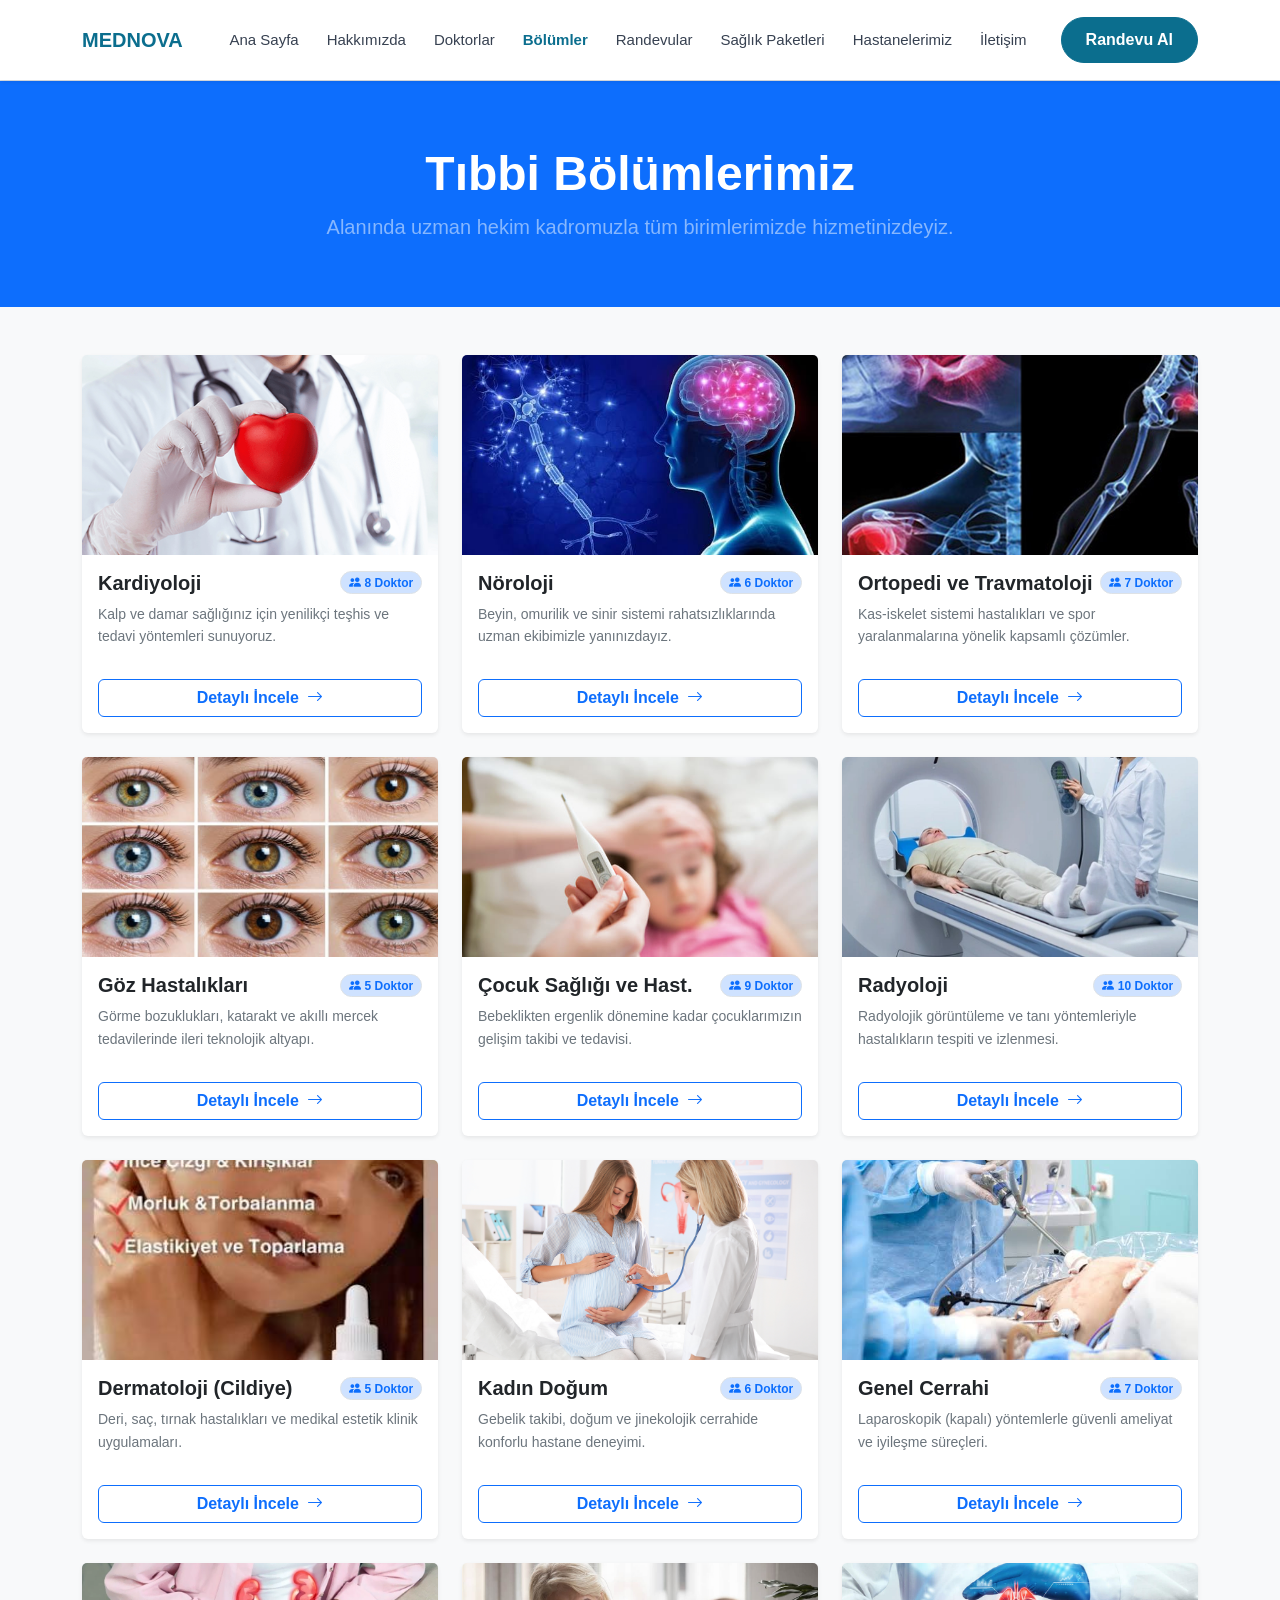
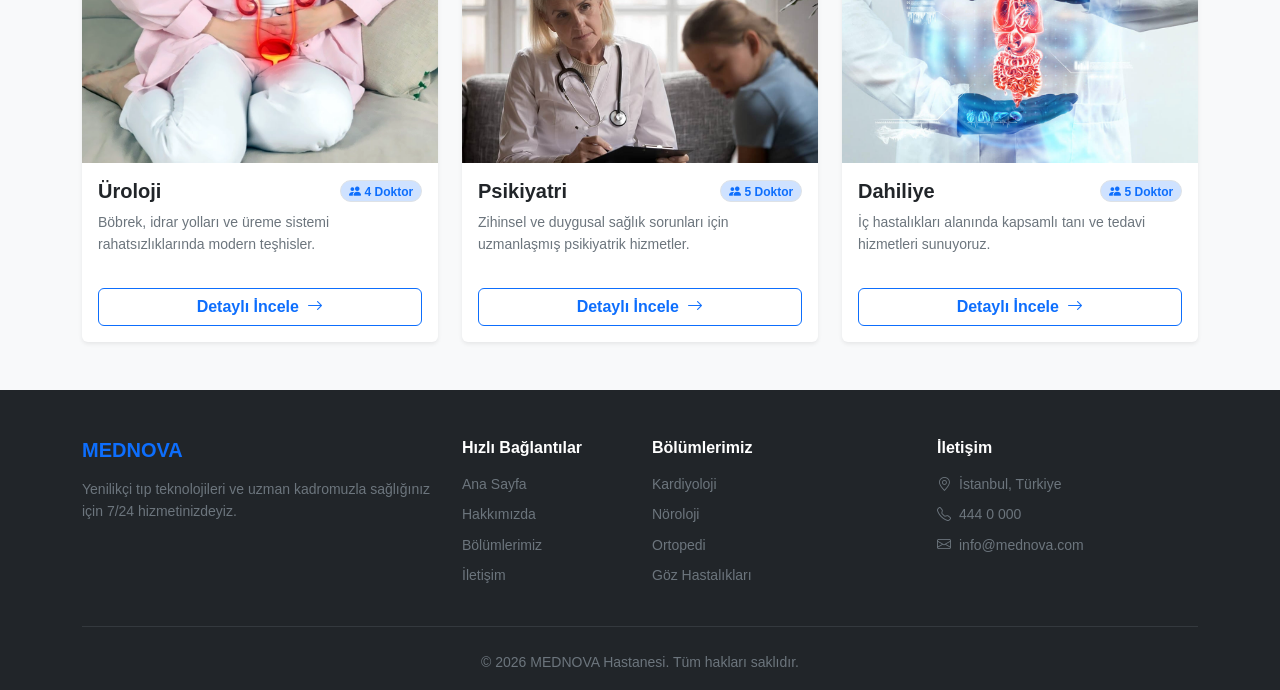
<file: bolumler.html>
<!doctype html>
<html lang="tr">
  <head>
    <meta charset="utf-8" />
    <meta name="viewport" content="width=device-width, initial-scale=1" />
    <title>Bölümlerimiz | MEDNOVA</title>
    <link
      href="https://cdn.jsdelivr.net/npm/bootstrap@5.3.3/dist/css/bootstrap.min.css"
      rel="stylesheet"
    />
    <link
      rel="stylesheet"
      href="https://cdn.jsdelivr.net/npm/bootstrap-icons@1.11.3/font/bootstrap-icons.min.css"
    />
    <link rel="stylesheet" href="css/style.css" />
  </head>
  <body class="bg-light">
    <nav
      class="navbar navbar-expand-lg navbar-light bg-white shadow-sm sticky-top"
    >
      <div class="container">
        <a class="navbar-brand fw-bold text-primary" href="index.html"
          >MEDNOVA</a
        >
        <button
          class="navbar-toggler"
          type="button"
          data-bs-toggle="collapse"
          data-bs-target="#navbarNav"
        >
          <span class="navbar-toggler-icon"></span>
        </button>
        <div class="collapse navbar-collapse" id="navbarNav">
          <ul class="navbar-nav ms-auto align-items-center">
            <ul class="navbar-nav mx-auto mb-2 mb-lg-0 gap-lg-2">
              <li class="nav-item">
                <a class="nav-link" href="index.html">Ana Sayfa</a>
              </li>
              <li class="nav-item">
                <a class="nav-link" href="hakkimizda.html">Hakkımızda</a>
              </li>
              <li class="nav-item">
                <a class="nav-link" href="doktorlar.html">Doktorlar</a>
              </li>
              <li class="nav-item">
                <a
                  class="nav-link active fw-bold text-primary"
                  href="bolumler.html"
                  >Bölümler</a
                >
              </li>
              <li class="nav-item">
                <a class="nav-link" href="appointment.html">Randevular</a>
              </li>
              <li class="nav-item">
                <a class="nav-link" href="#">Sağlık Paketleri</a>
              </li>
              <li class="nav-item">
                <a class="nav-link" href="#">Hastanelerimiz</a>
              </li>
              <li class="nav-item">
                <a class="nav-link" href="iletişim.html">İletişim</a>
              </li>
            </ul>
            <li class="nav-item ms-lg-3">
              <a
                class="btn btn-primary rounded-pill px-4"
                href="#"
                data-bs-toggle="modal"
                data-bs-target="#emergencyModal"
                >Randevu Al</a
              >
            </li>
          </ul>
        </div>
      </div>
    </nav>

    <!-- HERO HEADER -->
    <section
      class="bg-primary text-white py-5 text-center border-top border-white-50"
    >
      <div class="container py-3">
        <h1 class="fw-bold display-5">Tıbbi Bölümlerimiz</h1>
        <p class="lead mb-0 text-white-50">
          Alanında uzman hekim kadromuzla tüm birimlerimizde hizmetinizdeyiz.
        </p>
      </div>
    </section>

    <!-- 12 BÖLÜM KARTI -->
    <section class="py-5">
      <div class="container">
        <div class="row g-4">
          <!-- 1. Kardiyoloji -->
          <div class="col-md-6 col-lg-4">
            <div class="card h-100 border-0 shadow-sm">
              <img
                src="images/dept-kardiyoloji.jpg"
                class="card-img-top"
                alt="Kardiyoloji"
                style="height: 200px; object-fit: cover"
              />
              <div class="card-body d-flex flex-column">
                <div
                  class="d-flex justify-content-between align-items-center mb-2"
                >
                  <h5 class="card-title fw-bold mb-0">Kardiyoloji</h5>
                  <span
                    class="badge bg-primary-subtle text-primary border rounded-pill"
                  >
                    <i class="bi bi-people-fill me-1"></i>8 Doktor
                  </span>
                </div>
                <p class="card-text text-secondary small flex-grow-1">
                  Kalp ve damar sağlığınız için yenilikçi teşhis ve tedavi
                  yöntemleri sunuyoruz.
                </p>
                <a
                  href="department-detail.html"
                  class="btn btn-outline-primary w-100 fw-semibold mt-3"
                >
                  Detaylı İncele <i class="bi bi-arrow-right ms-1"></i>
                </a>
              </div>
            </div>
          </div>

          <!-- 2. Nöroloji -->
          <div class="col-md-6 col-lg-4">
            <div class="card h-100 border-0 shadow-sm">
              <img
                src="images/dept-noroloji.jpg"
                class="card-img-top"
                alt="Nöroloji"
                style="height: 200px; object-fit: cover"
              />
              <div class="card-body d-flex flex-column">
                <div
                  class="d-flex justify-content-between align-items-center mb-2"
                >
                  <h5 class="card-title fw-bold mb-0">Nöroloji</h5>
                  <span
                    class="badge bg-primary-subtle text-primary border rounded-pill"
                  >
                    <i class="bi bi-people-fill me-1"></i>6 Doktor
                  </span>
                </div>
                <p class="card-text text-secondary small flex-grow-1">
                  Beyin, omurilik ve sinir sistemi rahatsızlıklarında uzman
                  ekibimizle yanınızdayız.
                </p>
                <a
                  href="department-detail.html"
                  class="btn btn-outline-primary w-100 fw-semibold mt-3"
                >
                  Detaylı İncele <i class="bi bi-arrow-right ms-1"></i>
                </a>
              </div>
            </div>
          </div>

          <!-- 3. Ortopedi -->
          <div class="col-md-6 col-lg-4">
            <div class="card h-100 border-0 shadow-sm">
              <img
                src="images/dept-ortopedi.jpg"
                class="card-img-top"
                alt="Ortopedi"
                style="height: 200px; object-fit: cover"
              />
              <div class="card-body d-flex flex-column">
                <div
                  class="d-flex justify-content-between align-items-center mb-2"
                >
                  <h5 class="card-title fw-bold mb-0">
                    Ortopedi ve Travmatoloji
                  </h5>
                  <span
                    class="badge bg-primary-subtle text-primary border rounded-pill"
                  >
                    <i class="bi bi-people-fill me-1"></i>7 Doktor
                  </span>
                </div>
                <p class="card-text text-secondary small flex-grow-1">
                  Kas-iskelet sistemi hastalıkları ve spor yaralanmalarına
                  yönelik kapsamlı çözümler.
                </p>
                <a
                  href="department-detail.html"
                  class="btn btn-outline-primary w-100 fw-semibold mt-3"
                >
                  Detaylı İncele <i class="bi bi-arrow-right ms-1"></i>
                </a>
              </div>
            </div>
          </div>

          <!-- 4. Göz Hastalıkları -->
          <div class="col-md-6 col-lg-4">
            <div class="card h-100 border-0 shadow-sm">
              <img
                src="images/dept-goz.jpg"
                class="card-img-top"
                alt="Göz Hastalıkları"
                style="height: 200px; object-fit: cover"
              />
              <div class="card-body d-flex flex-column">
                <div
                  class="d-flex justify-content-between align-items-center mb-2"
                >
                  <h5 class="card-title fw-bold mb-0">Göz Hastalıkları</h5>
                  <span
                    class="badge bg-primary-subtle text-primary border rounded-pill"
                  >
                    <i class="bi bi-people-fill me-1"></i>5 Doktor
                  </span>
                </div>
                <p class="card-text text-secondary small flex-grow-1">
                  Görme bozuklukları, katarakt ve akıllı mercek tedavilerinde
                  ileri teknolojik altyapı.
                </p>
                <a
                  href="department-detail.html"
                  class="btn btn-outline-primary w-100 fw-semibold mt-3"
                >
                  Detaylı İncele <i class="bi bi-arrow-right ms-1"></i>
                </a>
              </div>
            </div>
          </div>

          <!-- 5. Çocuk Sağlığı -->
          <div class="col-md-6 col-lg-4">
            <div class="card h-100 border-0 shadow-sm">
              <img
                src="images/dept-cocuk.jpg"
                class="card-img-top"
                alt="Çocuk Sağlığı"
                style="height: 200px; object-fit: cover"
              />
              <div class="card-body d-flex flex-column">
                <div
                  class="d-flex justify-content-between align-items-center mb-2"
                >
                  <h5 class="card-title fw-bold mb-0">
                    Çocuk Sağlığı ve Hast.
                  </h5>
                  <span
                    class="badge bg-primary-subtle text-primary border rounded-pill"
                  >
                    <i class="bi bi-people-fill me-1"></i>9 Doktor
                  </span>
                </div>
                <p class="card-text text-secondary small flex-grow-1">
                  Bebeklikten ergenlik dönemine kadar çocuklarımızın gelişim
                  takibi ve tedavisi.
                </p>
                <a
                  href="department-detail.html"
                  class="btn btn-outline-primary w-100 fw-semibold mt-3"
                >
                  Detaylı İncele <i class="bi bi-arrow-right ms-1"></i>
                </a>
              </div>
            </div>
          </div>

          <!-- 6. Radyoloji -->
          <div class="col-md-6 col-lg-4">
            <div class="card h-100 border-0 shadow-sm">
              <img
                src="images/dept-radyoloji.jpg"
                class="card-img-top"
                alt="Radyoloji"
                style="height: 200px; object-fit: cover"
              />
              <div class="card-body d-flex flex-column">
                <div
                  class="d-flex justify-content-between align-items-center mb-2"
                >
                  <h5 class="card-title fw-bold mb-0">Radyoloji</h5>
                  <span
                    class="badge bg-primary-subtle text-primary border rounded-pill"
                  >
                    <i class="bi bi-people-fill me-1"></i>10 Doktor
                  </span>
                </div>
                <p class="card-text text-secondary small flex-grow-1">
                  Radyolojik görüntüleme ve tanı yöntemleriyle hastalıkların
                  tespiti ve izlenmesi.
                </p>
                <a
                  href="department-detail.html"
                  class="btn btn-outline-primary w-100 fw-semibold mt-3"
                >
                  Detaylı İncele <i class="bi bi-arrow-right ms-1"></i>
                </a>
              </div>
            </div>
          </div>

          <!-- 7. Dermatoloji -->
          <div class="col-md-6 col-lg-4">
            <div class="card h-100 border-0 shadow-sm">
              <img
                src="images/dept-derma.jpg"
                class="card-img-top"
                alt="Dermatoloji"
                style="height: 200px; object-fit: cover"
              />
              <div class="card-body d-flex flex-column">
                <div
                  class="d-flex justify-content-between align-items-center mb-2"
                >
                  <h5 class="card-title fw-bold mb-0">Dermatoloji (Cildiye)</h5>
                  <span
                    class="badge bg-primary-subtle text-primary border rounded-pill"
                  >
                    <i class="bi bi-people-fill me-1"></i>5 Doktor
                  </span>
                </div>
                <p class="card-text text-secondary small flex-grow-1">
                  Deri, saç, tırnak hastalıkları ve medikal estetik klinik
                  uygulamaları.
                </p>
                <a
                  href="department-detail.html"
                  class="btn btn-outline-primary w-100 fw-semibold mt-3"
                >
                  Detaylı İncele <i class="bi bi-arrow-right ms-1"></i>
                </a>
              </div>
            </div>
          </div>

          <!-- 8. Kadın Doğum -->
          <div class="col-md-6 col-lg-4">
            <div class="card h-100 border-0 shadow-sm">
              <img
                src="images/dept-kadin-dogum.jpg"
                class="card-img-top"
                alt="Kadın Doğum"
                style="height: 200px; object-fit: cover"
              />
              <div class="card-body d-flex flex-column">
                <div
                  class="d-flex justify-content-between align-items-center mb-2"
                >
                  <h5 class="card-title fw-bold mb-0">Kadın Doğum</h5>
                  <span
                    class="badge bg-primary-subtle text-primary border rounded-pill"
                  >
                    <i class="bi bi-people-fill me-1"></i>6 Doktor
                  </span>
                </div>
                <p class="card-text text-secondary small flex-grow-1">
                  Gebelik takibi, doğum ve jinekolojik cerrahide konforlu
                  hastane deneyimi.
                </p>
                <a
                  href="department-detail.html"
                  class="btn btn-outline-primary w-100 fw-semibold mt-3"
                >
                  Detaylı İncele <i class="bi bi-arrow-right ms-1"></i>
                </a>
              </div>
            </div>
          </div>

          <!-- 9. Genel Cerrahi -->
          <div class="col-md-6 col-lg-4">
            <div class="card h-100 border-0 shadow-sm">
              <img
                src="images/dept-cerrahi.jpg"
                class="card-img-top"
                alt="Genel Cerrahi"
                style="height: 200px; object-fit: cover"
              />
              <div class="card-body d-flex flex-column">
                <div
                  class="d-flex justify-content-between align-items-center mb-2"
                >
                  <h5 class="card-title fw-bold mb-0">Genel Cerrahi</h5>
                  <span
                    class="badge bg-primary-subtle text-primary border rounded-pill"
                  >
                    <i class="bi bi-people-fill me-1"></i>7 Doktor
                  </span>
                </div>
                <p class="card-text text-secondary small flex-grow-1">
                  Laparoskopik (kapalı) yöntemlerle güvenli ameliyat ve iyileşme
                  süreçleri.
                </p>
                <a
                  href="department-detail.html"
                  class="btn btn-outline-primary w-100 fw-semibold mt-3"
                >
                  Detaylı İncele <i class="bi bi-arrow-right ms-1"></i>
                </a>
              </div>
            </div>
          </div>

          <!-- 10. Üroloji -->
          <div class="col-md-6 col-lg-4">
            <div class="card h-100 border-0 shadow-sm">
              <img
                src="images/dept-uroloji.jpg"
                class="card-img-top"
                alt="Üroloji"
                style="height: 200px; object-fit: cover"
              />
              <div class="card-body d-flex flex-column">
                <div
                  class="d-flex justify-content-between align-items-center mb-2"
                >
                  <h5 class="card-title fw-bold mb-0">Üroloji</h5>
                  <span
                    class="badge bg-primary-subtle text-primary border rounded-pill"
                  >
                    <i class="bi bi-people-fill me-1"></i>4 Doktor
                  </span>
                </div>
                <p class="card-text text-secondary small flex-grow-1">
                  Böbrek, idrar yolları ve üreme sistemi rahatsızlıklarında
                  modern teşhisler.
                </p>
                <a
                  href="department-detail.html"
                  class="btn btn-outline-primary w-100 fw-semibold mt-3"
                >
                  Detaylı İncele <i class="bi bi-arrow-right ms-1"></i>
                </a>
              </div>
            </div>
          </div>

          <!-- 11. Psikiyatri -->
          <div class="col-md-6 col-lg-4">
            <div class="card h-100 border-0 shadow-sm">
              <img
                src="images/dept-psikiyatri.jpg"
                class="card-img-top"
                alt="Psikiyatri"
                style="height: 200px; object-fit: cover"
              />
              <div class="card-body d-flex flex-column">
                <div
                  class="d-flex justify-content-between align-items-center mb-2"
                >
                  <h5 class="card-title fw-bold mb-0">Psikiyatri</h5>
                  <span
                    class="badge bg-primary-subtle text-primary border rounded-pill"
                  >
                    <i class="bi bi-people-fill me-1"></i>5 Doktor
                  </span>
                </div>
                <p class="card-text text-secondary small flex-grow-1">
                  Zihinsel ve duygusal sağlık sorunları için uzmanlaşmış
                  psikiyatrik hizmetler.
                </p>
                <a
                  href="department-detail.html"
                  class="btn btn-outline-primary w-100 fw-semibold mt-3"
                >
                  Detaylı İncele <i class="bi bi-arrow-right ms-1"></i>
                </a>
              </div>
            </div>
          </div>

          <!-- 12. Dahiliye -->
          <div class="col-md-6 col-lg-4">
            <div class="card h-100 border-0 shadow-sm">
              <img
                src="images/dept-dahiliye.jpg"
                class="card-img-top"
                alt="Dahiliye"
                style="height: 200px; object-fit: cover"
              />
              <div class="card-body d-flex flex-column">
                <div
                  class="d-flex justify-content-between align-items-center mb-2"
                >
                  <h5 class="card-title fw-bold mb-0">Dahiliye</h5>
                  <span
                    class="badge bg-primary-subtle text-primary border rounded-pill"
                  >
                    <i class="bi bi-people-fill me-1"></i>5 Doktor
                  </span>
                </div>
                <p class="card-text text-secondary small flex-grow-1">
                  İç hastalıkları alanında kapsamlı tanı ve tedavi hizmetleri
                  sunuyoruz.
                </p>
                <a
                  href="department-detail.html"
                  class="btn btn-outline-primary w-100 fw-semibold mt-3"
                >
                  Detaylı İncele <i class="bi bi-arrow-right ms-1"></i>
                </a>
              </div>
            </div>
          </div>
        </div>
      </div>
    </section>

    <!-- FOOTER -->
    <footer class="bg-dark text-white pt-5 pb-3">
      <div class="container">
        <div class="row g-4">
          <div class="col-lg-4 col-md-6">
            <h5 class="fw-bold text-primary mb-3">MEDNOVA</h5>
            <p class="text-secondary small">
              Yenilikçi tıp teknolojileri ve uzman kadromuzla sağlığınız için
              7/24 hizmetinizdeyiz.
            </p>
          </div>
          <div class="col-lg-2 col-md-6">
            <h6 class="fw-bold mb-3">Hızlı Bağlantılar</h6>
            <ul class="list-unstyled small">
              <li class="mb-2">
                <a href="index.html" class="text-secondary text-decoration-none"
                  >Ana Sayfa</a
                >
              </li>
              <li class="mb-2">
                <a href="about.html" class="text-secondary text-decoration-none"
                  >Hakkımızda</a
                >
              </li>
              <li class="mb-2">
                <a
                  href="bolumler.html"
                  class="text-secondary text-decoration-none"
                  >Bölümlerimiz</a
                >
              </li>
              <li class="mb-2">
                <a
                  href="contact.html"
                  class="text-secondary text-decoration-none"
                  >İletişim</a
                >
              </li>
            </ul>
          </div>
          <div class="col-lg-3 col-md-6">
            <h6 class="fw-bold mb-3">Bölümlerimiz</h6>
            <ul class="list-unstyled small">
              <li class="mb-2">
                <a
                  href="department-detail.html"
                  class="text-secondary text-decoration-none"
                  >Kardiyoloji</a
                >
              </li>
              <li class="mb-2">
                <a
                  href="department-detail.html"
                  class="text-secondary text-decoration-none"
                  >Nöroloji</a
                >
              </li>
              <li class="mb-2">
                <a
                  href="department-detail.html"
                  class="text-secondary text-decoration-none"
                  >Ortopedi</a
                >
              </li>
              <li class="mb-2">
                <a
                  href="department-detail.html"
                  class="text-secondary text-decoration-none"
                  >Göz Hastalıkları</a
                >
              </li>
            </ul>
          </div>
          <div class="col-lg-3 col-md-6">
            <h6 class="fw-bold mb-3">İletişim</h6>
            <p class="text-secondary small mb-2">
              <i class="bi bi-geo-alt me-2"></i>İstanbul, Türkiye
            </p>
            <p class="text-secondary small mb-2">
              <i class="bi bi-telephone me-2"></i>444 0 000
            </p>
            <p class="text-secondary small mb-0">
              <i class="bi bi-envelope me-2"></i>info@mednova.com
            </p>
          </div>
        </div>
        <hr class="border-secondary my-4" />
        <div class="text-center text-secondary small">
          © 2026 MEDNOVA Hastanesi. Tüm hakları saklıdır.
        </div>
      </div>
    </footer>

    <!-- Bootstrap JS -->
    <script src="https://cdn.jsdelivr.net/npm/bootstrap@5.3.3/dist/js/bootstrap.bundle.min.js"></script>
  </body>
</html>
</file>
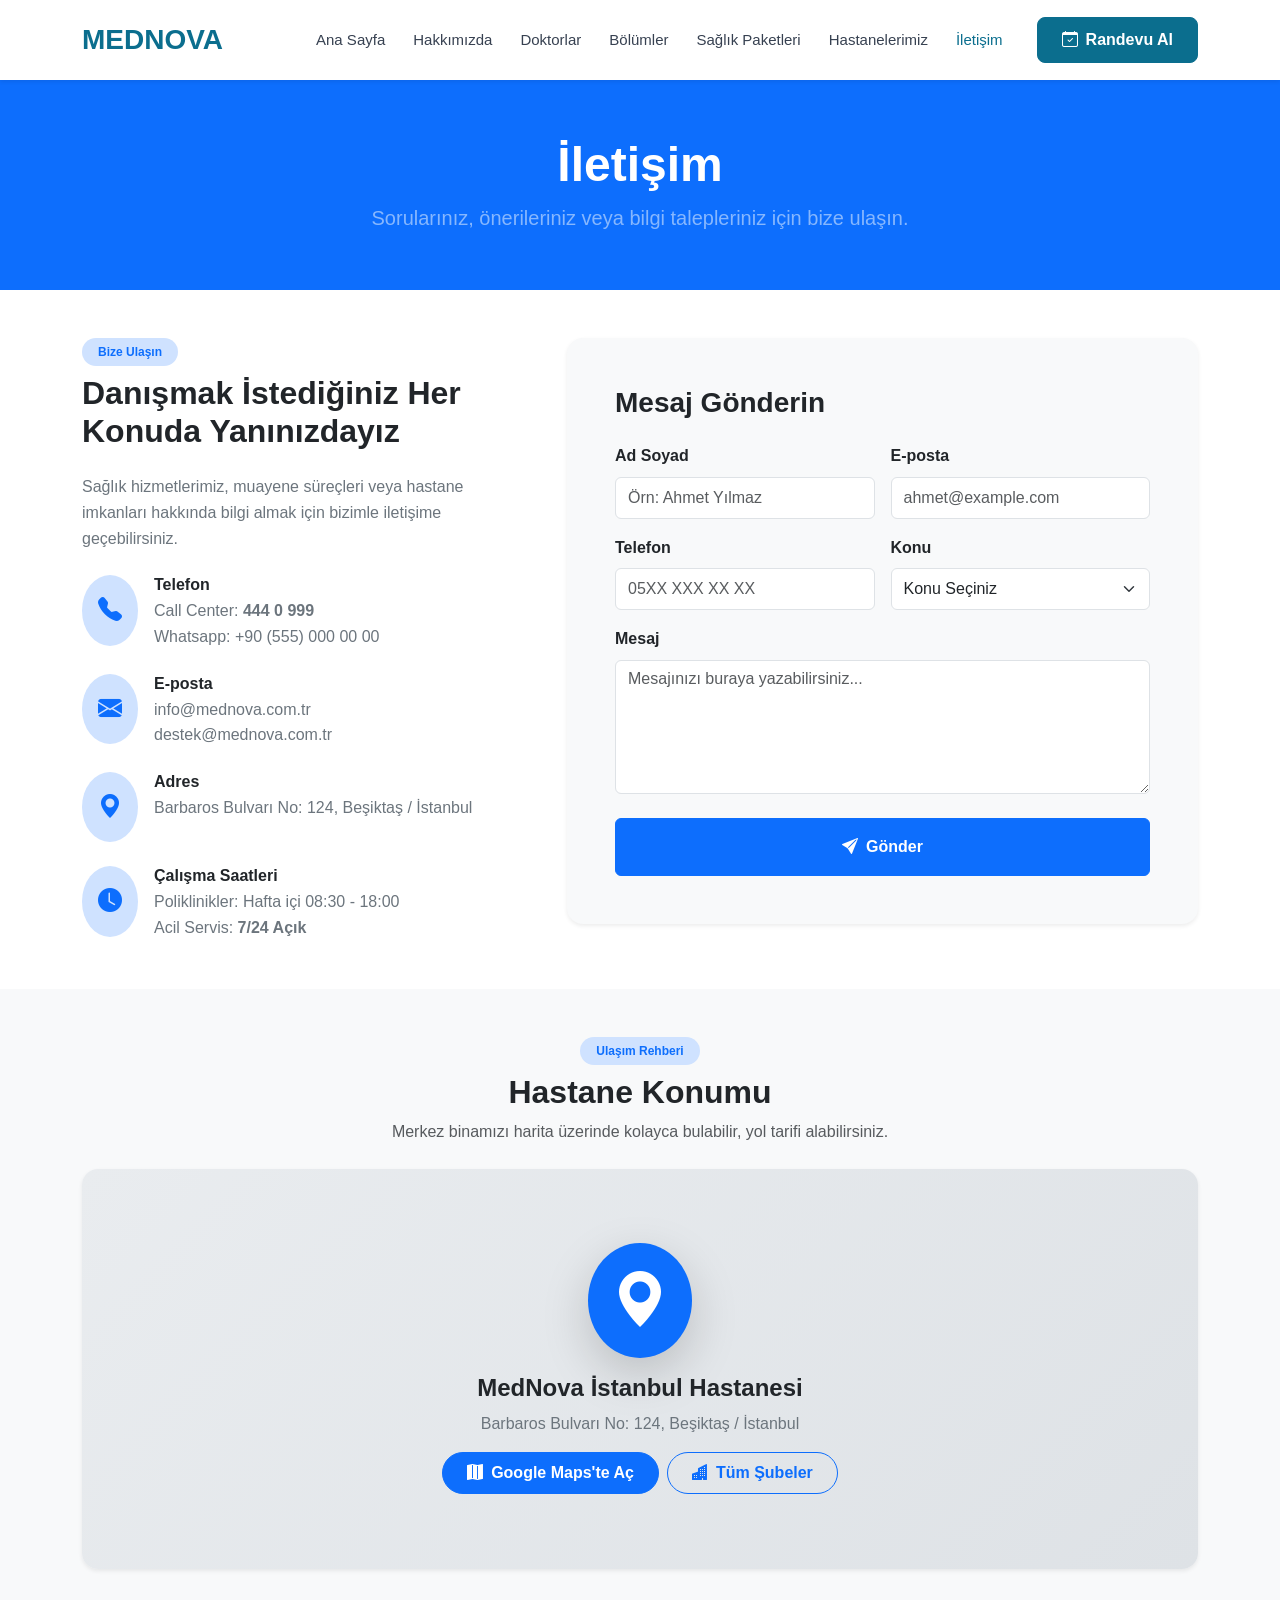
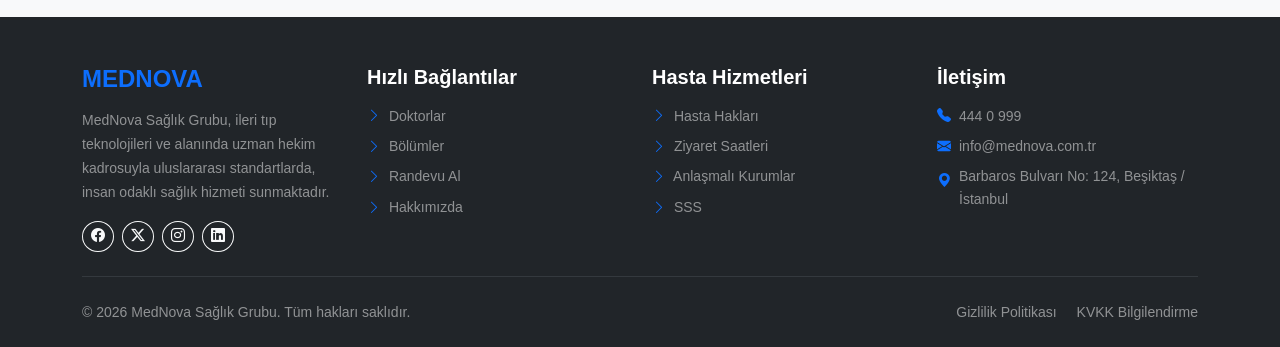
<file: contact.html>
<!doctype html>
<html lang="tr">
  <head>
    <meta charset="utf-8" />
    <meta name="viewport" content="width=device-width, initial-scale=1" />
    <title>İletişim | MEDNOVA</title>

    <link rel="icon" type="image/png" href="images/favicon.png" />
    <!-- Bootstrap CSS -->
    <link
      href="https://cdn.jsdelivr.net/npm/bootstrap@5.3.3/dist/css/bootstrap.min.css"
      rel="stylesheet"
    />
    <!-- Bootstrap Icons -->
    <link
      rel="stylesheet"
      href="https://cdn.jsdelivr.net/npm/bootstrap-icons@1.11.3/font/bootstrap-icons.min.css"
    />
    <link rel="stylesheet" href="css/style.css" />
  </head>

  <body class="bg-light">
    <!-- NAVBAR -->
    <nav class="navbar navbar-expand-lg bg-white shadow-sm sticky-top">
      <div class="container">
        <a class="navbar-brand fw-bold fs-3 text-primary" href="index.html"
          >MEDNOVA</a
        >

        <button
          class="navbar-toggler"
          type="button"
          data-bs-toggle="collapse"
          data-bs-target="#navbarMenu"
        >
          <span class="navbar-toggler-icon"></span>
        </button>

        <div class="collapse navbar-collapse" id="navbarMenu">
          <ul class="navbar-nav ms-auto align-items-lg-center">
            <li class="nav-item">
              <a class="nav-link" href="index.html">Ana Sayfa</a>
            </li>
            <li class="nav-item">
              <a class="nav-link" href="about.html">Hakkımızda</a>
            </li>
            <li class="nav-item">
              <a class="nav-link" href="doktorlar.html">Doktorlar</a>
            </li>
            <li class="nav-item">
              <a class="nav-link" href="bolumler.html">Bölümler</a>
            </li>
            <li class="nav-item">
              <a class="nav-link" href="packages.html">Sağlık Paketleri</a>
            </li>
            <li class="nav-item">
              <a class="nav-link" href="subeler.html">Hastanelerimiz</a>
            </li>
            <li class="nav-item">
              <a class="nav-link active" href="contact.html">İletişim</a>
            </li>
            <li class="nav-item ms-lg-3 mt-2 mt-lg-0">
              <a href="appointment.html" class="btn btn-primary px-4">
                <i class="bi bi-calendar-check me-2"></i>Randevu Al
              </a>
            </li>
          </ul>
        </div>
      </div>
    </nav>

    <!-- HERO HEADER -->
    <section class="bg-primary text-white py-5">
      <div class="container text-center py-2">
        <h1 class="fw-bold display-5">İletişim</h1>
        <p class="lead mb-0 text-white-50">
          Sorularınız, önerileriniz veya bilgi talepleriniz için bize ulaşın.
        </p>
      </div>
    </section>

    <!-- İLETİŞİM İKİ SÜTUN BÖLÜMÜ -->
    <section class="py-5 bg-white">
      <div class="container">
        <div class="row g-5">
          <!-- SOL TARAF: İLETİŞİM BİLGİLERİ -->
          <div class="col-lg-5">
            <span
              class="badge bg-primary-subtle text-primary fw-semibold px-3 py-2 rounded-pill mb-2"
              >Bize Ulaşın</span
            >
            <h2 class="fw-bold text-dark mb-4">
              Danışmak İstediğiniz Her Konuda Yanınızdayız
            </h2>
            <p class="text-secondary mb-4">
              Sağlık hizmetlerimiz, muayene süreçleri veya hastane imkanları
              hakkında bilgi almak için bizimle iletişime geçebilirsiniz.
            </p>

            <div class="d-flex align-items-start mb-4">
              <div
                class="bg-primary-subtle text-primary p-3 rounded-circle me-3"
              >
                <i class="bi bi-telephone-fill fs-4"></i>
              </div>
              <div>
                <h6 class="fw-bold text-dark mb-1">Telefon</h6>
                <p class="text-secondary mb-0">
                  Call Center: <strong>444 0 999</strong>
                </p>
                <p class="text-secondary mb-0">Whatsapp: +90 (555) 000 00 00</p>
              </div>
            </div>

            <div class="d-flex align-items-start mb-4">
              <div
                class="bg-primary-subtle text-primary p-3 rounded-circle me-3"
              >
                <i class="bi bi-envelope-fill fs-4"></i>
              </div>
              <div>
                <h6 class="fw-bold text-dark mb-1">E-posta</h6>
                <p class="text-secondary mb-0">info@mednova.com.tr</p>
                <p class="text-secondary mb-0">destek@mednova.com.tr</p>
              </div>
            </div>

            <div class="d-flex align-items-start mb-4">
              <div
                class="bg-primary-subtle text-primary p-3 rounded-circle me-3"
              >
                <i class="bi bi-geo-alt-fill fs-4"></i>
              </div>
              <div>
                <h6 class="fw-bold text-dark mb-1">Adres</h6>
                <p class="text-secondary mb-0">
                  Barbaros Bulvarı No: 124, Beşiktaş / İstanbul
                </p>
              </div>
            </div>

            <div class="d-flex align-items-start">
              <div
                class="bg-primary-subtle text-primary p-3 rounded-circle me-3"
              >
                <i class="bi bi-clock-fill fs-4"></i>
              </div>
              <div>
                <h6 class="fw-bold text-dark mb-1">Çalışma Saatleri</h6>
                <p class="text-secondary mb-0">
                  Poliklinikler: Hafta içi 08:30 - 18:00
                </p>
                <p class="text-secondary mb-0">
                  Acil Servis: <strong>7/24 Açık</strong>
                </p>
              </div>
            </div>
          </div>

          <!-- SAĞ TARAF: İLETİŞİM FORMU -->
          <div class="col-lg-7">
            <div class="card border-0 shadow-sm p-4 p-md-5 rounded-4 bg-light">
              <h3 class="fw-bold text-dark mb-4">Mesaj Gönderin</h3>

              <form>
                <div class="row g-3">
                  <!-- Ad Soyad -->
                  <div class="col-md-6">
                    <label for="contactName" class="form-label fw-semibold"
                      >Ad Soyad</label
                    >
                    <input
                      type="text"
                      class="form-control py-2"
                      id="contactName"
                      placeholder="Örn: Ahmet Yılmaz"
                      required
                    />
                  </div>

                  <!-- E-posta -->
                  <div class="col-md-6">
                    <label for="contactEmail" class="form-label fw-semibold"
                      >E-posta</label
                    >
                    <input
                      type="email"
                      class="form-control py-2"
                      id="contactEmail"
                      placeholder="ahmet@example.com"
                      required
                    />
                  </div>

                  <!-- Telefon -->
                  <div class="col-md-6">
                    <label for="contactPhone" class="form-label fw-semibold"
                      >Telefon</label
                    >
                    <input
                      type="tel"
                      class="form-control py-2"
                      id="contactPhone"
                      placeholder="05XX XXX XX XX"
                      required
                    />
                  </div>

                  <!-- Konu -->
                  <div class="col-md-6">
                    <label for="contactSubject" class="form-label fw-semibold"
                      >Konu</label
                    >
                    <select
                      class="form-select py-2"
                      id="contactSubject"
                      required
                    >
                      <option value="" selected disabled>Konu Seçiniz</option>
                      <option value="bilgi">Genel Bilgi Talebi</option>
                      <option value="randevu">Randevu Hakkında</option>
                      <option value="checkup">Check-Up Paketleri</option>
                      <option value="sikayet">Görüş ve Şikayet</option>
                    </select>
                  </div>

                  <!-- Mesaj -->
                  <div class="col-12">
                    <label for="contactMessage" class="form-label fw-semibold"
                      >Mesaj</label
                    >
                    <textarea
                      class="form-control"
                      id="contactMessage"
                      rows="5"
                      placeholder="Mesajınızı buraya yazabilirsiniz..."
                      required
                    ></textarea>
                  </div>

                  <!-- Gönder Butonu -->
                  <div class="col-12 mt-4">
                    <button
                      type="submit"
                      class="btn btn-primary w-100 py-3 fw-semibold"
                    >
                      <i class="bi bi-send-fill me-2"></i>Gönder
                    </button>
                  </div>
                </div>
              </form>
            </div>
          </div>
        </div>
      </div>
    </section>
    <!-- ================= HASTANE KONUMU (MAP PLACEHOLDER) ================= -->
    <section class="py-5 bg-light">
      <div class="container">
        <div class="text-center mb-4">
          <span
            class="badge bg-primary-subtle text-primary fw-semibold px-3 py-2 rounded-pill mb-2"
            >Ulaşım Rehberi</span
          >
          <h2 class="fw-bold text-dark">Hastane Konumu</h2>
          <p class="text-muted">
            Merkez binamızı harita üzerinde kolayca bulabilir, yol tarifi
            alabilirsiniz.
          </p>
        </div>

        <!-- HARİTA CARD / PLACEHOLDER -->
        <div
          class="card border-0 shadow-sm rounded-4 overflow-hidden position-relative"
          style="
            min-height: 400px;
            background: linear-gradient(135deg, #e9ecef 0%, #dee2e6 100%);
          "
        >
          <!-- Arka Plan Grid Desen Efekti -->
          <div
            class="d-flex flex-column align-items-center justify-content-center text-center p-4 position-absolute top-0 bottom-0 start-0 end-0"
          >
            <!-- Harita İkonu -->
            <div
              class="bg-primary text-white p-4 rounded-circle shadow-lg mb-3 animate-bounce"
            >
              <i class="bi bi-geo-alt-fill display-4"></i>
            </div>

            <h4 class="fw-bold text-dark mb-2">MedNova İstanbul Hastanesi</h4>
            <p class="text-secondary mb-3 max-w-md">
              Barbaros Bulvarı No: 124, Beşiktaş / İstanbul
            </p>

            <!-- Butonlar -->
            <div class="d-flex flex-wrap gap-2 justify-content-center">
              <a
                href="https://maps.google.com"
                target="_blank"
                class="btn btn-primary px-4 py-2 rounded-pill fw-semibold"
              >
                <i class="bi bi-map-fill me-2"></i>Google Maps'te Aç
              </a>
              <a
                href="subeler.html"
                class="btn btn-outline-primary px-4 py-2 rounded-pill fw-semibold"
              >
                <i class="bi bi-buildings-fill me-2"></i>Tüm Şubeler
              </a>
            </div>
          </div>
        </div>
      </div>
    </section>
    <!-- ================= FOOTER SECTION ================= -->
    <footer class="bg-dark text-white pt-5 pb-4">
      <div class="container">
        <div class="row g-4">
          <!-- 1. SÜTUN: MEDNOVA HAKKINDA -->
          <div class="col-lg-3 col-md-6">
            <h4 class="fw-bold text-primary mb-3">MEDNOVA</h4>
            <p class="text-white-50 small leading-relaxed mb-3">
              MedNova Sağlık Grubu, ileri tıp teknolojileri ve alanında uzman
              hekim kadrosuyla uluslararası standartlarda, insan odaklı sağlık
              hizmeti sunmaktadır.
            </p>
            <div class="d-flex gap-2">
              <a
                href="#"
                class="btn btn-outline-light btn-sm rounded-circle"
                aria-label="Facebook"
                ><i class="bi bi-facebook"></i
              ></a>
              <a
                href="#"
                class="btn btn-outline-light btn-sm rounded-circle"
                aria-label="Twitter"
                ><i class="bi bi-twitter-x"></i
              ></a>
              <a
                href="#"
                class="btn btn-outline-light btn-sm rounded-circle"
                aria-label="Instagram"
                ><i class="bi bi-instagram"></i
              ></a>
              <a
                href="#"
                class="btn btn-outline-light btn-sm rounded-circle"
                aria-label="LinkedIn"
                ><i class="bi bi-linkedin"></i
              ></a>
            </div>
          </div>

          <!-- 2. SÜTUN: HIZLI BAĞLANTILAR -->
          <div class="col-lg-3 col-md-6">
            <h5 class="fw-bold text-white mb-3">Hızlı Bağlantılar</h5>
            <ul class="list-unstyled text-white-50 small">
              <li class="mb-2">
                <a
                  href="doktorlar.html"
                  class="text-white-50 text-decoration-none"
                  ><i class="bi bi-chevron-right me-1 text-primary"></i>
                  Doktorlar</a
                >
              </li>
              <li class="mb-2">
                <a
                  href="bolumler.html"
                  class="text-white-50 text-decoration-none"
                  ><i class="bi bi-chevron-right me-1 text-primary"></i>
                  Bölümler</a
                >
              </li>
              <li class="mb-2">
                <a
                  href="appointment.html"
                  class="text-white-50 text-decoration-none"
                  ><i class="bi bi-chevron-right me-1 text-primary"></i> Randevu
                  Al</a
                >
              </li>
              <li class="mb-2">
                <a href="about.html" class="text-white-50 text-decoration-none"
                  ><i class="bi bi-chevron-right me-1 text-primary"></i>
                  Hakkımızda</a
                >
              </li>
            </ul>
          </div>

          <!-- 3. SÜTUN: HASTA HİZMETLERİ -->
          <div class="col-lg-3 col-md-6">
            <h5 class="fw-bold text-white mb-3">Hasta Hizmetleri</h5>
            <ul class="list-unstyled text-white-50 small">
              <li class="mb-2">
                <a href="#" class="text-white-50 text-decoration-none"
                  ><i class="bi bi-chevron-right me-1 text-primary"></i> Hasta
                  Hakları</a
                >
              </li>
              <li class="mb-2">
                <a
                  href="subeler.html"
                  class="text-white-50 text-decoration-none"
                  ><i class="bi bi-chevron-right me-1 text-primary"></i> Ziyaret
                  Saatleri</a
                >
              </li>
              <li class="mb-2">
                <a
                  href="packages.html"
                  class="text-white-50 text-decoration-none"
                  ><i class="bi bi-chevron-right me-1 text-primary"></i>
                  Anlaşmalı Kurumlar</a
                >
              </li>
              <li class="mb-2">
                <a href="about.html" class="text-white-50 text-decoration-none"
                  ><i class="bi bi-chevron-right me-1 text-primary"></i> SSS</a
                >
              </li>
            </ul>
          </div>

          <!-- 4. SÜTUN: İLETİŞİM BİLGİLERİ -->
          <div class="col-lg-3 col-md-6">
            <h5 class="fw-bold text-white mb-3">İletişim</h5>
            <ul class="list-unstyled text-white-50 small">
              <li class="mb-2 d-flex align-items-center">
                <i class="bi bi-telephone-fill me-2 text-primary"></i>
                <span>444 0 999</span>
              </li>
              <li class="mb-2 d-flex align-items-center">
                <i class="bi bi-envelope-fill me-2 text-primary"></i>
                <span>info@mednova.com.tr</span>
              </li>
              <li class="d-flex align-items-start">
                <i class="bi bi-geo-alt-fill me-2 text-primary mt-1"></i>
                <span>Barbaros Bulvarı No: 124, Beşiktaş / İstanbul</span>
              </li>
            </ul>
          </div>
        </div>

        <!-- ALT BİLGİ & TELİF HAKKI -->
        <hr class="border-secondary my-4" />
        <div class="row align-items-center text-white-50 small">
          <div class="col-md-6 text-center text-md-start mb-2 mb-md-0">
            &copy; 2026 MedNova Sağlık Grubu. Tüm hakları saklıdır.
          </div>
          <div class="col-md-6 text-center text-md-end">
            <a href="#" class="text-white-50 text-decoration-none me-3"
              >Gizlilik Politikası</a
            >
            <a href="#" class="text-white-50 text-decoration-none"
              >KVKK Bilgilendirme</a
            >
          </div>
        </div>
      </div>
    </footer>

    <!-- Bootstrap JS Bundle -->
    <script src="https://cdn.jsdelivr.net/npm/bootstrap@5.3.3/dist/js/bootstrap.bundle.min.js"></script>
  </body>
</html>
</file>
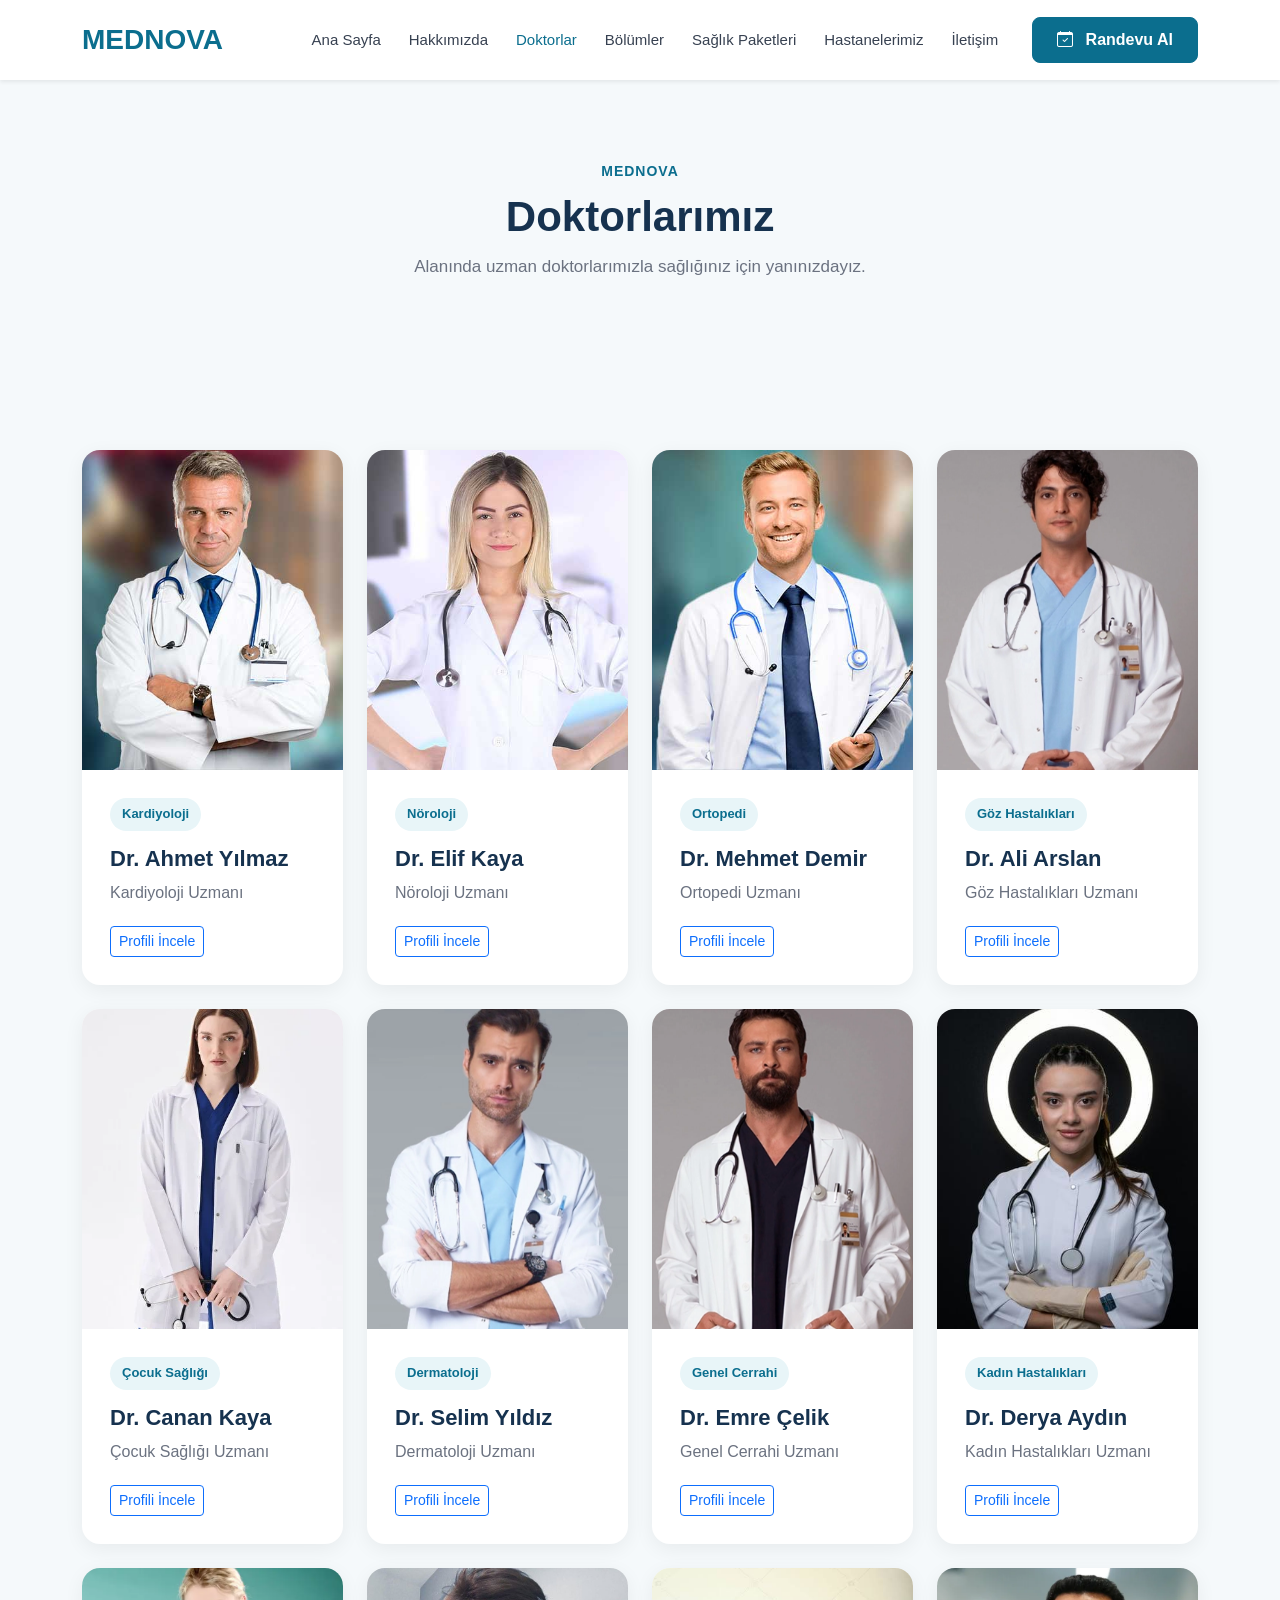
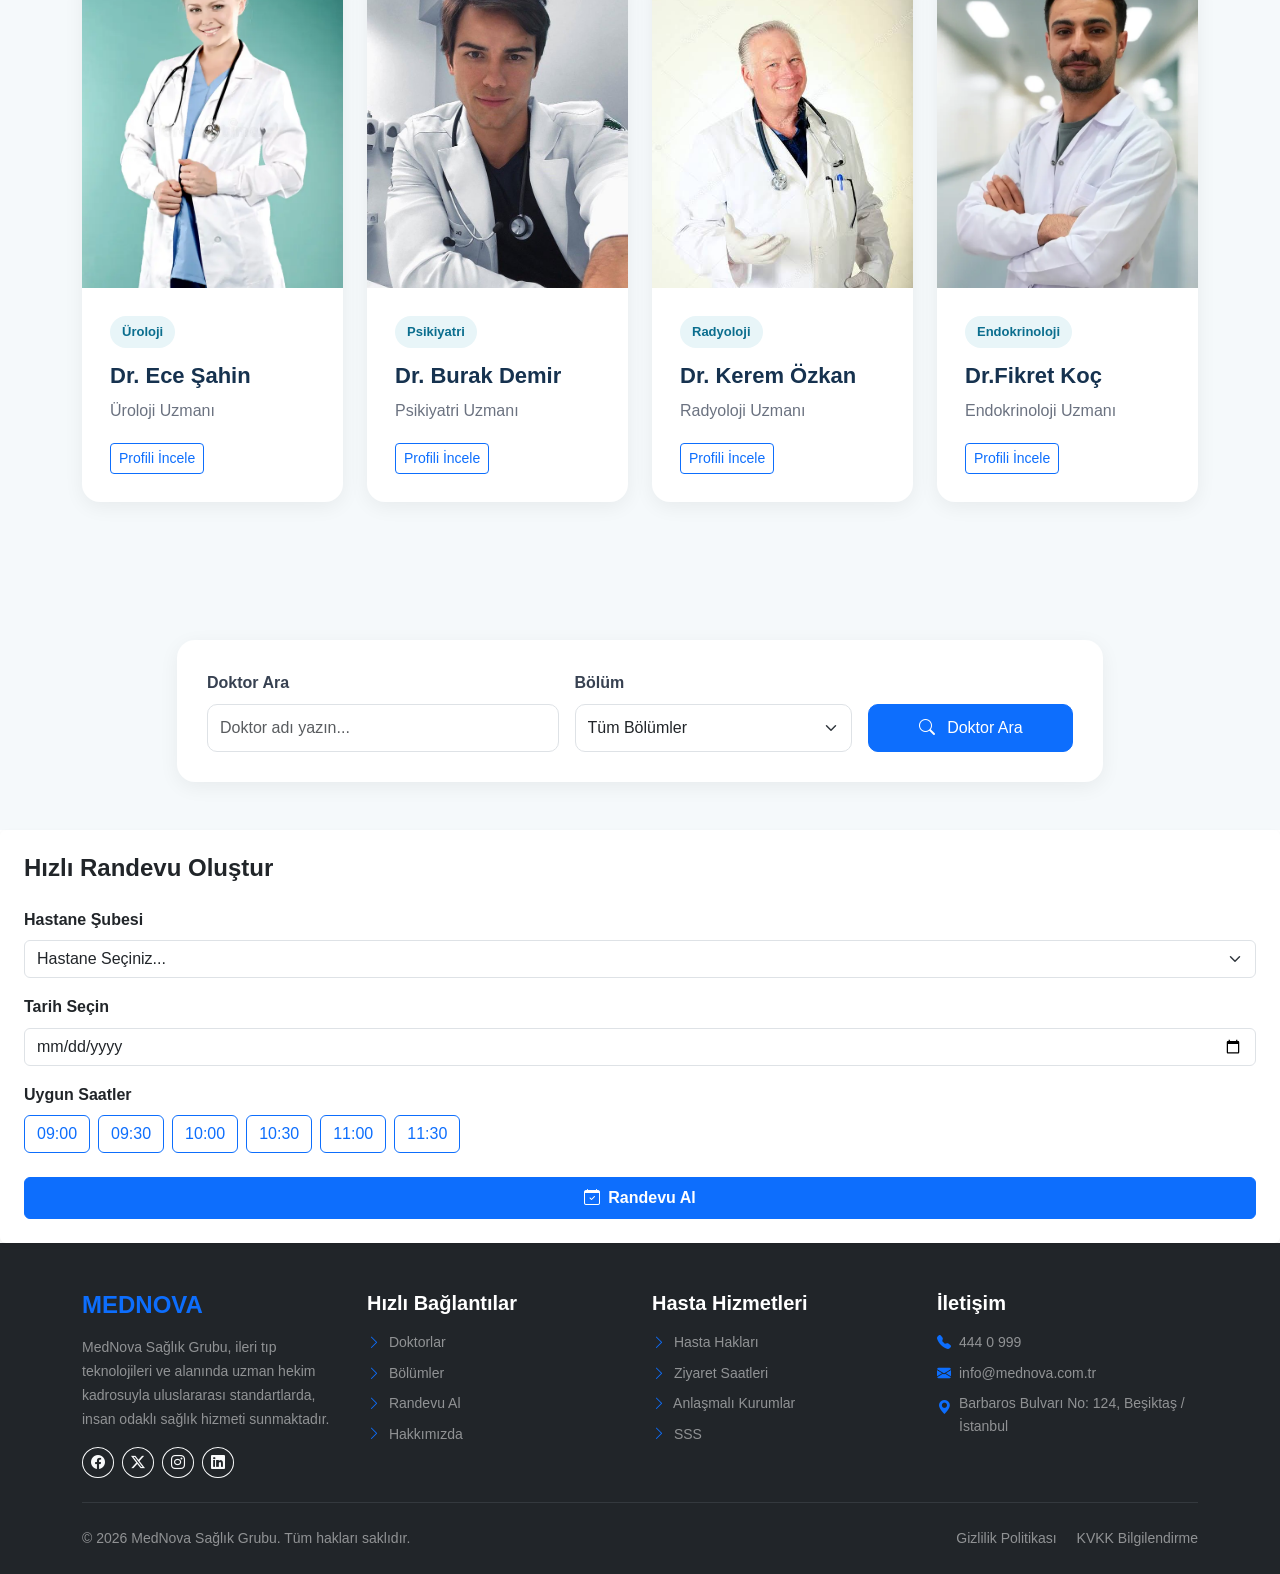
<file: doktorlar.html>
<!doctype html>
<html lang="tr">
  <head>
    <meta charset="utf-8" />

    <meta name="viewport" content="width=device-width, initial-scale=1" />

    <title>Doktorlarımız | MEDNOVA</title>
    <link rel="icon" type="image/png" href="images/favicon.png" />

    <!-- Bootstrap CSS -->
    <link
      href="https://cdn.jsdelivr.net/npm/bootstrap@5.3.3/dist/css/bootstrap.min.css"
      rel="stylesheet"
    />

    <!-- Bootstrap Icons -->
    <link
      rel="stylesheet"
      href="https://cdn.jsdelivr.net/npm/bootstrap-icons@1.11.3/font/bootstrap-icons.min.css"
    />

    <!-- Kendi CSS dosyamız -->
    <link rel="stylesheet" href="css/style.css" />
  </head>

  <body>
    <!-- ================= NAVBAR ================= -->

    <nav class="navbar navbar-expand-lg bg-white shadow-sm sticky-top">
      <div class="container">
        <!-- LOGO -->

        <a class="navbar-brand fw-bold fs-3" href="index.html"> MEDNOVA </a>

        <!-- MOBİL MENÜ BUTONU -->

        <button
          class="navbar-toggler"
          type="button"
          data-bs-toggle="collapse"
          data-bs-target="#navbarMenu"
          aria-controls="navbarMenu"
          aria-expanded="false"
          aria-label="Menüyü Aç"
        >
          <span class="navbar-toggler-icon"></span>
        </button>

        <!-- MENÜ -->

        <div class="collapse navbar-collapse" id="navbarMenu">
          <ul class="navbar-nav ms-auto align-items-lg-center">
            <li class="nav-item">
              <a class="nav-link" href="index.html"> Ana Sayfa </a>
            </li>

            <li class="nav-item">
              <a class="nav-link" href="hakkimizda.html"> Hakkımızda </a>
            </li>

            <li class="nav-item">
              <a class="nav-link active" href="doktorlar.html"> Doktorlar </a>
            </li>

            <li class="nav-item">
              <a class="nav-link" href="bolumler.html"> Bölümler </a>
            </li>

            <li class="nav-item">
              <a class="nav-link" href="saglik-paketleri.html">
                Sağlık Paketleri
              </a>
            </li>

            <li class="nav-item">
              <a class="nav-link" href="subeler.html"> Hastanelerimiz </a>
            </li>

            <li class="nav-item">
              <a class="nav-link" href="iletisim.html"> İletişim </a>
            </li>

            <!-- RANDEVU BUTONU -->

            <li class="nav-item ms-lg-3 mt-2 mt-lg-0">
              <a href="randevu.html" class="btn btn-primary px-4">
                <i class="bi bi-calendar-check me-2"></i>

                Randevu Al
              </a>
            </li>
          </ul>
        </div>
      </div>
    </nav>
    <!-- ================= SAYFA BAŞLIĞI ================= -->

    <section class="page-header">
      <div class="container">
        <span>MEDNOVA</span>

        <h1>Doktorlarımız</h1>

        <p>Alanında uzman doktorlarımızla sağlığınız için yanınızdayız.</p>
      </div>
    </section>
    <!-- ================= DOKTORLAR ================= -->

    <section class="doctors-section">
      <div class="container">
        <div class="row g-4">
          <!-- DOKTOR 1 -->

          <div class="col-12 col-md-6 col-lg-3">
            <div class="doctor-page-card">
              <img src="images/doctor-1.jpg" alt="Dr. Ahmet Yılmaz" />

              <div class="doctor-card-content">
                <span>Kardiyoloji</span>

                <h3>Dr. Ahmet Yılmaz</h3>

                <p>Kardiyoloji Uzmanı</p>

                <a
                  href="doctor-detay.html"
                  class="btn btn-outline-primary btn-sm"
                >
                  Profili İncele
                </a>
              </div>
            </div>
          </div>

          <!-- DOKTOR 2 -->

          <div class="col-12 col-md-6 col-lg-3">
            <div class="doctor-page-card">
              <img src="images/doctor-2.jpg" alt="Dr. Elif Kaya" />

              <div class="doctor-card-content">
                <span>Nöroloji</span>

                <h3>Dr. Elif Kaya</h3>

                <p>Nöroloji Uzmanı</p>

                <a
                  href="doktor-detay.html"
                  class="btn btn-outline-primary btn-sm"
                >
                  Profili İncele
                </a>
              </div>
            </div>
          </div>

          <!-- DOKTOR 3 -->

          <div class="col-12 col-md-6 col-lg-3">
            <div class="doctor-page-card">
              <img src="images/doctor-3.jpg" alt="Dr. Mehmet Demir" />

              <div class="doctor-card-content">
                <span>Ortopedi</span>

                <h3>Dr. Mehmet Demir</h3>

                <p>Ortopedi Uzmanı</p>

                <a
                  href="doktor-detay.html"
                  class="btn btn-outline-primary btn-sm"
                >
                  Profili İncele
                </a>
              </div>
            </div>
          </div>

          <!-- DOKTOR 4 -->

          <div class="col-12 col-md-6 col-lg-3">
            <div class="doctor-page-card">
              <img src="images/doctor-4.jpg" alt="Dr. Ali Arslan" />

              <div class="doctor-card-content">
                <span>Göz Hastalıkları</span>

                <h3>Dr. Ali Arslan</h3>

                <p>Göz Hastalıkları Uzmanı</p>

                <a
                  href="doktor-detay.html"
                  class="btn btn-outline-primary btn-sm"
                >
                  Profili İncele
                </a>
              </div>
            </div>
          </div>

          <!-- DOKTOR 5 -->

          <div class="col-12 col-md-6 col-lg-3">
            <div class="doctor-page-card">
              <img src="images/doctor-5.jpg" alt="Dr. Canan Kaya" />

              <div class="doctor-card-content">
                <span>Çocuk Sağlığı</span>

                <h3>Dr. Canan Kaya</h3>

                <p>Çocuk Sağlığı Uzmanı</p>

                <a
                  href="doktor-detay.html"
                  class="btn btn-outline-primary btn-sm"
                >
                  Profili İncele
                </a>
              </div>
            </div>
          </div>

          <!-- DOKTOR 6 -->

          <div class="col-12 col-md-6 col-lg-3">
            <div class="doctor-page-card">
              <img src="images/doctor-6.jpg" alt="Dr. Selim Yıldız" />

              <div class="doctor-card-content">
                <span>Dermatoloji</span>

                <h3>Dr. Selim Yıldız</h3>

                <p>Dermatoloji Uzmanı</p>

                <a
                  href="doktor-detay.html"
                  class="btn btn-outline-primary btn-sm"
                >
                  Profili İncele
                </a>
              </div>
            </div>
          </div>

          <!-- DOKTOR 7 -->

          <div class="col-12 col-md-6 col-lg-3">
            <div class="doctor-page-card">
              <img src="images/doctor-7.jpg" alt="Dr. Emre Çelik" />

              <div class="doctor-card-content">
                <span>Genel Cerrahi</span>

                <h3>Dr. Emre Çelik</h3>

                <p>Genel Cerrahi Uzmanı</p>

                <a
                  href="doktor-detay.html"
                  class="btn btn-outline-primary btn-sm"
                >
                  Profili İncele
                </a>
              </div>
            </div>
          </div>

          <!-- DOKTOR 8 -->

          <div class="col-12 col-md-6 col-lg-3">
            <div class="doctor-page-card">
              <img src="images/doctor-8.jpg" alt="Dr. Derya Aydın" />

              <div class="doctor-card-content">
                <span>Kadın Hastalıkları</span>

                <h3>Dr. Derya Aydın</h3>

                <p>Kadın Hastalıkları Uzmanı</p>

                <a
                  href="doktor-detay.html"
                  class="btn btn-outline-primary btn-sm"
                >
                  Profili İncele
                </a>
              </div>
            </div>
          </div>

          <!-- DOKTOR 9 -->

          <div class="col-12 col-md-6 col-lg-3">
            <div class="doctor-page-card">
              <img src="images/doctor-9.jpg" alt="Dr. Ece Şahin" />
              <div class="doctor-card-content">
                <span>Üroloji</span>

                <h3>Dr. Ece Şahin</h3>

                <p>Üroloji Uzmanı</p>

                <a
                  href="doktor-detay.html"
                  class="btn btn-outline-primary btn-sm"
                >
                  Profili İncele
                </a>
              </div>
            </div>
          </div>

          <!-- DOKTOR 10 -->

          <div class="col-12 col-md-6 col-lg-3">
            <div class="doctor-page-card">
              <img src="images/doctor-10.jpg" alt="Dr. Burak Demir" />

              <div class="doctor-card-content">
                <span>Psikiyatri</span>

                <h3>Dr. Burak Demir</h3>

                <p>Psikiyatri Uzmanı</p>

                <a
                  href="doktor-detay.html"
                  class="btn btn-outline-primary btn-sm"
                >
                  Profili İncele
                </a>
              </div>
            </div>
          </div>

          <!-- DOKTOR 11 -->

          <div class="col-12 col-md-6 col-lg-3">
            <div class="doctor-page-card">
              <img src="images/doctor-11.jpg" alt="Dr. Kerem Özkan" />

              <div class="doctor-card-content">
                <span>Radyoloji</span>

                <h3>Dr. Kerem Özkan</h3>

                <p>Radyoloji Uzmanı</p>

                <a
                  href="doktor-detay.html"
                  class="btn btn-outline-primary btn-sm"
                >
                  Profili İncele
                </a>
              </div>
            </div>
          </div>

          <!-- DOKTOR 12 -->

          <div class="col-12 col-md-6 col-lg-3">
            <div class="doctor-page-card">
              <img src="images/doctor-12.jpg" alt="Dr. Fikret Koç" />

              <div class="doctor-card-content">
                <span>Endokrinoloji</span>

                <h3>Dr.Fikret Koç</h3>

                <p>Endokrinoloji Uzmanı</p>

                <a
                  href="doktor-detay.html"
                  class="btn btn-outline-primary btn-sm"
                >
                  Profili İncele
                </a>
              </div>
            </div>
          </div>
        </div>
      </div>
    </section>
    <!-- ================= DOKTOR ARAMA ================= -->

    <section class="doctor-filter py-5">
      <div class="container">
        <div class="row justify-content-center">
          <div class="col-lg-10">
            <div class="filter-box">
              <div class="row g-3 align-items-end">
                <!-- DOKTOR ARAMA -->

                <div class="col-md-5">
                  <label for="doctorSearch" class="form-label fw-semibold">
                    Doktor Ara
                  </label>

                  <input
                    type="text"
                    id="doctorSearch"
                    class="form-control"
                    placeholder="Doktor adı yazın..."
                  />
                </div>

                <!-- BÖLÜM -->

                <div class="col-md-4">
                  <label for="departmentFilter" class="form-label fw-semibold">
                    Bölüm
                  </label>

                  <select id="departmentFilter" class="form-select">
                    <option selected>Tüm Bölümler</option>

                    <option>Kardiyoloji</option>

                    <option>Nöroloji</option>

                    <option>Ortopedi</option>

                    <option>Göz Hastalıkları</option>

                    <option>Çocuk Sağlığı</option>

                    <option>Dermatoloji</option>

                    <option>Genel Cerrahi</option>

                    <option>Kadın Hastalıkları</option>

                    <option>Üroloji</option>

                    <option>Psikiyatri</option>

                    <option>Radyoloji</option>

                    <option>Endokrinoloji</option>
                  </select>
                </div>

                <!-- BUTON -->

                <div class="col-md-3">
                  <button type="button" class="btn btn-primary w-100">
                    <i class="bi bi-search me-2"></i>

                    Doktor Ara
                  </button>
                </div>
              </div>
            </div>
          </div>
        </div>
      </div>
    </section>

    <!-- RANDEVU KARTI BÖLÜMÜ -->
    <div class="card border-0 shadow-sm">
      <div class="card-body p-4">
        <h4 class="fw-bold mb-4">Hızlı Randevu Oluştur</h4>
        <form>
          <!-- Hastane Seçimi -->
          <div class="mb-3">
            <label class="form-label fw-semibold">Hastane Şubesi</label>
            <select class="form-select">
              <option selected disabled>Hastane Seçiniz...</option>
              <option>MedNova İstanbul (Merkez)</option>
              <option>MedNova Ankara</option>
              <option>MedNova İzmir</option>
            </select>
          </div>

          <!-- Tarih Seçimi -->
          <div class="mb-3">
            <label class="form-label fw-semibold">Tarih Seçin</label>
            <input type="date" class="form-control" />
          </div>

          <!-- Saat Seçimi (Bootstrap Buttons) -->
          <div class="mb-4">
            <label class="form-label fw-semibold d-block">Uygun Saatler</label>
            <div class="d-flex flex-wrap gap-2">
              <input
                type="radio"
                class="btn-check"
                name="timeOptions"
                id="time1"
                autocomplete="off"
              />
              <label class="btn btn-outline-primary" for="time1">09:00</label>

              <input
                type="radio"
                class="btn-check"
                name="timeOptions"
                id="time2"
                autocomplete="off"
              />
              <label class="btn btn-outline-primary" for="time2">09:30</label>

              <input
                type="radio"
                class="btn-check"
                name="timeOptions"
                id="time3"
                autocomplete="off"
              />
              <label class="btn btn-outline-primary" for="time3">10:00</label>

              <input
                type="radio"
                class="btn-check"
                name="timeOptions"
                id="time4"
                autocomplete="off"
              />
              <label class="btn btn-outline-primary" for="time4">10:30</label>

              <input
                type="radio"
                class="btn-check"
                name="timeOptions"
                id="time5"
                autocomplete="off"
              />
              <label class="btn btn-outline-primary" for="time5">11:00</label>

              <input
                type="radio"
                class="btn-check"
                name="timeOptions"
                id="time6"
                autocomplete="off"
              />
              <label class="btn btn-outline-primary" for="time6">11:30</label>
            </div>
          </div>

          <!-- Onay Butonu -->
          <button type="button" class="btn btn-primary w-100 py-2 fw-semibold">
            <i class="bi bi-calendar-check me-2"></i>Randevu Al
          </button>
        </form>
      </div>
    </div>
    <!-- ================= FOOTER SECTION ================= -->
    <footer class="bg-dark text-white pt-5 pb-4">
      <div class="container">
        <div class="row g-4">
          <!-- 1. SÜTUN: MEDNOVA HAKKINDA -->
          <div class="col-lg-3 col-md-6">
            <h4 class="fw-bold text-primary mb-3">MEDNOVA</h4>
            <p class="text-white-50 small leading-relaxed mb-3">
              MedNova Sağlık Grubu, ileri tıp teknolojileri ve alanında uzman
              hekim kadrosuyla uluslararası standartlarda, insan odaklı sağlık
              hizmeti sunmaktadır.
            </p>
            <div class="d-flex gap-2">
              <a
                href="#"
                class="btn btn-outline-light btn-sm rounded-circle"
                aria-label="Facebook"
                ><i class="bi bi-facebook"></i
              ></a>
              <a
                href="#"
                class="btn btn-outline-light btn-sm rounded-circle"
                aria-label="Twitter"
                ><i class="bi bi-twitter-x"></i
              ></a>
              <a
                href="#"
                class="btn btn-outline-light btn-sm rounded-circle"
                aria-label="Instagram"
                ><i class="bi bi-instagram"></i
              ></a>
              <a
                href="#"
                class="btn btn-outline-light btn-sm rounded-circle"
                aria-label="LinkedIn"
                ><i class="bi bi-linkedin"></i
              ></a>
            </div>
          </div>

          <!-- 2. SÜTUN: HIZLI BAĞLANTILAR -->
          <div class="col-lg-3 col-md-6">
            <h5 class="fw-bold text-white mb-3">Hızlı Bağlantılar</h5>
            <ul class="list-unstyled text-white-50 small">
              <li class="mb-2">
                <a
                  href="doktorlar.html"
                  class="text-white-50 text-decoration-none"
                  ><i class="bi bi-chevron-right me-1 text-primary"></i>
                  Doktorlar</a
                >
              </li>
              <li class="mb-2">
                <a
                  href="bolumler.html"
                  class="text-white-50 text-decoration-none"
                  ><i class="bi bi-chevron-right me-1 text-primary"></i>
                  Bölümler</a
                >
              </li>
              <li class="mb-2">
                <a
                  href="appointment.html"
                  class="text-white-50 text-decoration-none"
                  ><i class="bi bi-chevron-right me-1 text-primary"></i> Randevu
                  Al</a
                >
              </li>
              <li class="mb-2">
                <a href="about.html" class="text-white-50 text-decoration-none"
                  ><i class="bi bi-chevron-right me-1 text-primary"></i>
                  Hakkımızda</a
                >
              </li>
            </ul>
          </div>

          <!-- 3. SÜTUN: HASTA HİZMETLERİ -->
          <div class="col-lg-3 col-md-6">
            <h5 class="fw-bold text-white mb-3">Hasta Hizmetleri</h5>
            <ul class="list-unstyled text-white-50 small">
              <li class="mb-2">
                <a href="#" class="text-white-50 text-decoration-none"
                  ><i class="bi bi-chevron-right me-1 text-primary"></i> Hasta
                  Hakları</a
                >
              </li>
              <li class="mb-2">
                <a
                  href="subeler.html"
                  class="text-white-50 text-decoration-none"
                  ><i class="bi bi-chevron-right me-1 text-primary"></i> Ziyaret
                  Saatleri</a
                >
              </li>
              <li class="mb-2">
                <a
                  href="packages.html"
                  class="text-white-50 text-decoration-none"
                  ><i class="bi bi-chevron-right me-1 text-primary"></i>
                  Anlaşmalı Kurumlar</a
                >
              </li>
              <li class="mb-2">
                <a href="about.html" class="text-white-50 text-decoration-none"
                  ><i class="bi bi-chevron-right me-1 text-primary"></i> SSS</a
                >
              </li>
            </ul>
          </div>

          <!-- 4. SÜTUN: İLETİŞİM BİLGİLERİ -->
          <div class="col-lg-3 col-md-6">
            <h5 class="fw-bold text-white mb-3">İletişim</h5>
            <ul class="list-unstyled text-white-50 small">
              <li class="mb-2 d-flex align-items-center">
                <i class="bi bi-telephone-fill me-2 text-primary"></i>
                <span>444 0 999</span>
              </li>
              <li class="mb-2 d-flex align-items-center">
                <i class="bi bi-envelope-fill me-2 text-primary"></i>
                <span>info@mednova.com.tr</span>
              </li>
              <li class="d-flex align-items-start">
                <i class="bi bi-geo-alt-fill me-2 text-primary mt-1"></i>
                <span>Barbaros Bulvarı No: 124, Beşiktaş / İstanbul</span>
              </li>
            </ul>
          </div>
        </div>

        <!-- ALT BİLGİ & TELİF HAKKI -->
        <hr class="border-secondary my-4" />
        <div class="row align-items-center text-white-50 small">
          <div class="col-md-6 text-center text-md-start mb-2 mb-md-0">
            &copy; 2026 MedNova Sağlık Grubu. Tüm hakları saklıdır.
          </div>
          <div class="col-md-6 text-center text-md-end">
            <a href="#" class="text-white-50 text-decoration-none me-3"
              >Gizlilik Politikası</a
            >
            <a href="#" class="text-white-50 text-decoration-none"
              >KVKK Bilgilendirme</a
            >
          </div>
        </div>
      </div>
    </footer>
    <script src="https://cdn.jsdelivr.net/npm/bootstrap@5.3.3/dist/js/bootstrap.bundle.min.js"></script>
  </body>
</html>
</file>
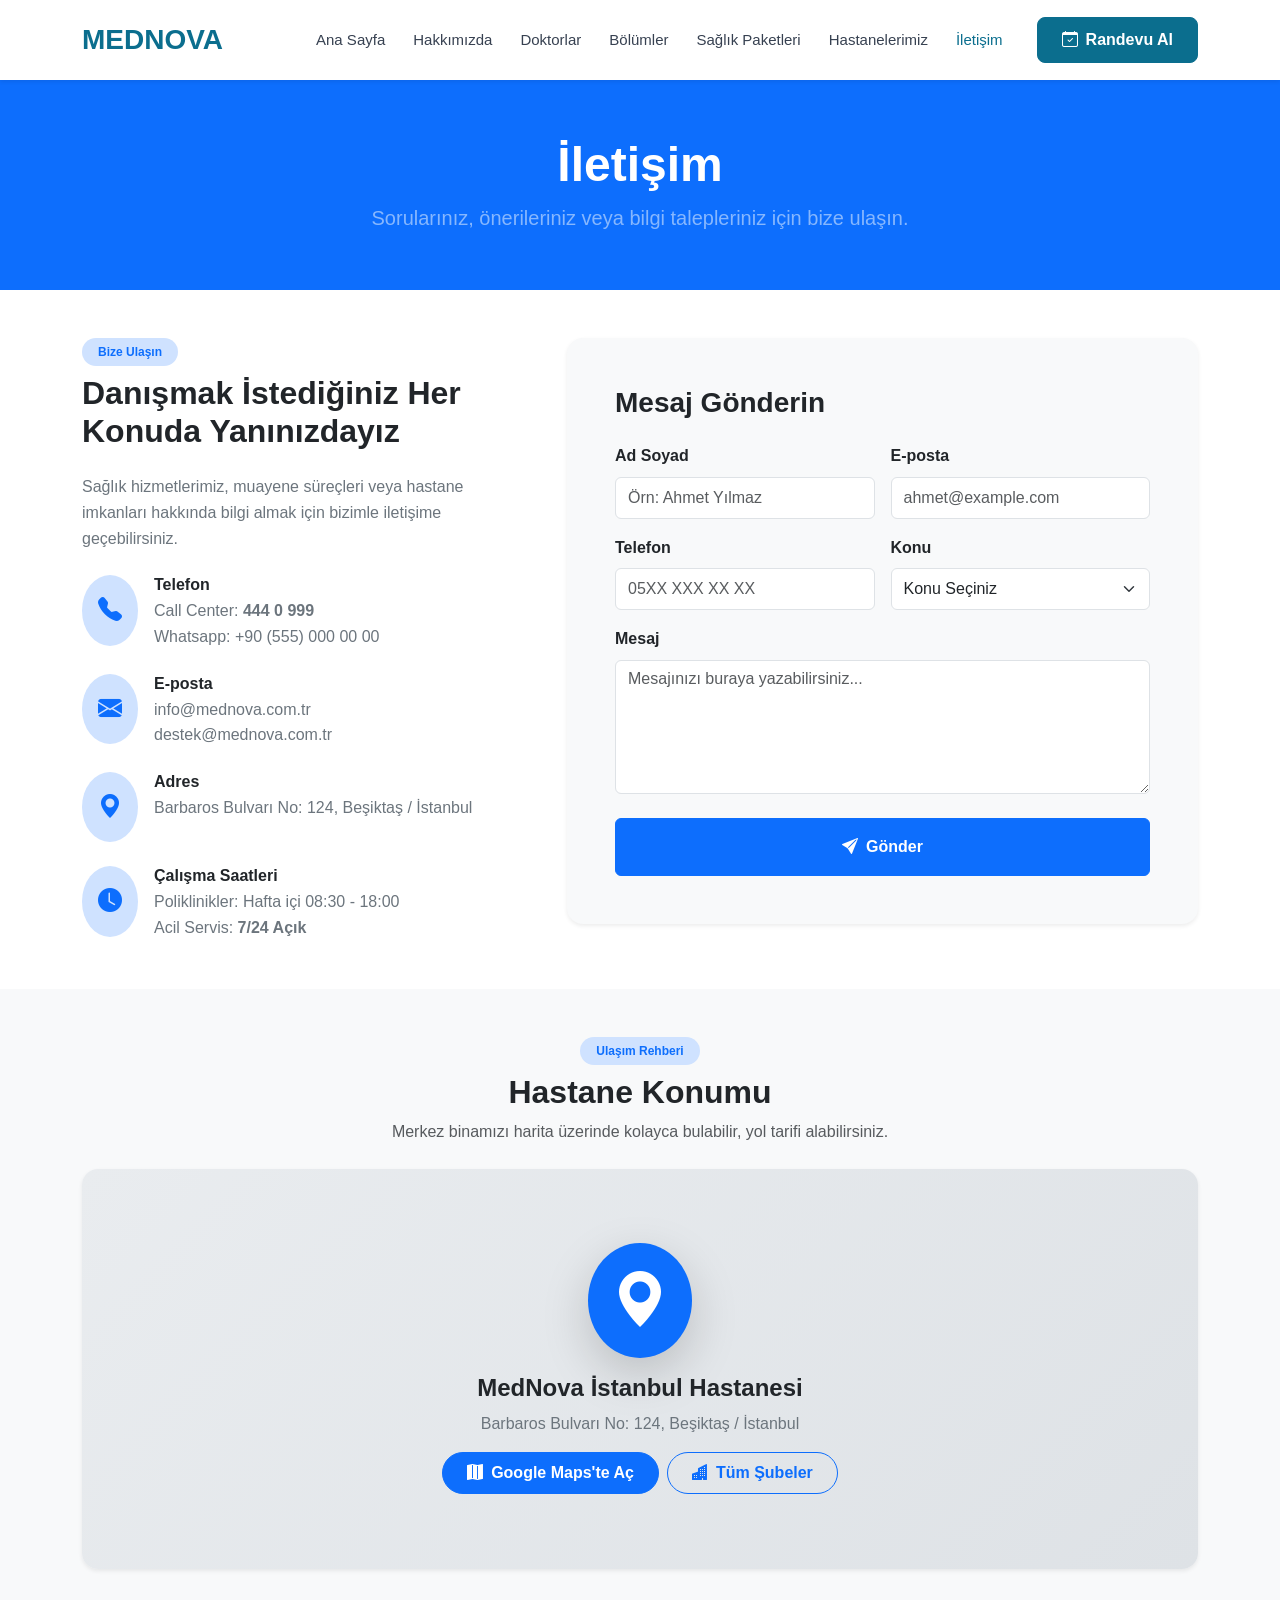
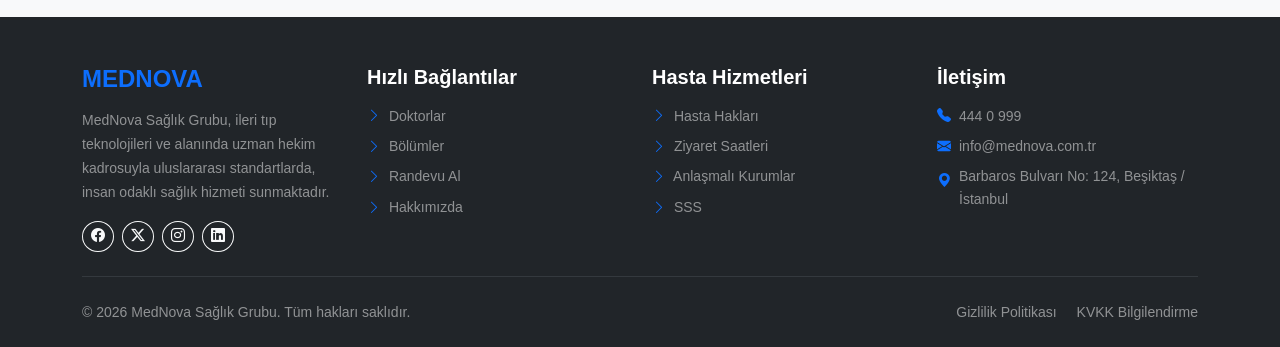
<file: iletisim.html>
<!doctype html>
<html lang="tr">
  <head>
    <meta charset="utf-8" />
    <meta name="viewport" content="width=device-width, initial-scale=1" />
    <title>İletişim | MEDNOVA</title>

    <link rel="icon" type="image/png" href="images/favicon.png" />
    <!-- Bootstrap CSS -->
    <link
      href="https://cdn.jsdelivr.net/npm/bootstrap@5.3.3/dist/css/bootstrap.min.css"
      rel="stylesheet"
    />
    <!-- Bootstrap Icons -->
    <link
      rel="stylesheet"
      href="https://cdn.jsdelivr.net/npm/bootstrap-icons@1.11.3/font/bootstrap-icons.min.css"
    />
    <link rel="stylesheet" href="css/style.css" />
  </head>

  <body class="bg-light">
    <!-- NAVBAR -->
    <nav class="navbar navbar-expand-lg bg-white shadow-sm sticky-top">
      <div class="container">
        <a class="navbar-brand fw-bold fs-3 text-primary" href="index.html"
          >MEDNOVA</a
        >

        <button
          class="navbar-toggler"
          type="button"
          data-bs-toggle="collapse"
          data-bs-target="#navbarMenu"
        >
          <span class="navbar-toggler-icon"></span>
        </button>

        <div class="collapse navbar-collapse" id="navbarMenu">
          <ul class="navbar-nav ms-auto align-items-lg-center">
            <li class="nav-item">
              <a class="nav-link" href="index.html">Ana Sayfa</a>
            </li>
            <li class="nav-item">
              <a class="nav-link" href="about.html">Hakkımızda</a>
            </li>
            <li class="nav-item">
              <a class="nav-link" href="doktorlar.html">Doktorlar</a>
            </li>
            <li class="nav-item">
              <a class="nav-link" href="bolumler.html">Bölümler</a>
            </li>
            <li class="nav-item">
              <a class="nav-link" href="packages.html">Sağlık Paketleri</a>
            </li>
            <li class="nav-item">
              <a class="nav-link" href="subeler.html">Hastanelerimiz</a>
            </li>
            <li class="nav-item">
              <a class="nav-link active" href="iletisim.html">İletişim</a>
            </li>
            <li class="nav-item ms-lg-3 mt-2 mt-lg-0">
              <a href="appointment.html" class="btn btn-primary px-4">
                <i class="bi bi-calendar-check me-2"></i>Randevu Al
              </a>
            </li>
          </ul>
        </div>
      </div>
    </nav>

    <!-- HERO HEADER -->
    <section class="bg-primary text-white py-5">
      <div class="container text-center py-2">
        <h1 class="fw-bold display-5">İletişim</h1>
        <p class="lead mb-0 text-white-50">
          Sorularınız, önerileriniz veya bilgi talepleriniz için bize ulaşın.
        </p>
      </div>
    </section>

    <!-- İLETİŞİM İKİ SÜTUN BÖLÜMÜ -->
    <section class="py-5 bg-white">
      <div class="container">
        <div class="row g-5">
          <!-- SOL TARAF: İLETİŞİM BİLGİLERİ -->
          <div class="col-lg-5">
            <span
              class="badge bg-primary-subtle text-primary fw-semibold px-3 py-2 rounded-pill mb-2"
              >Bize Ulaşın</span
            >
            <h2 class="fw-bold text-dark mb-4">
              Danışmak İstediğiniz Her Konuda Yanınızdayız
            </h2>
            <p class="text-secondary mb-4">
              Sağlık hizmetlerimiz, muayene süreçleri veya hastane imkanları
              hakkında bilgi almak için bizimle iletişime geçebilirsiniz.
            </p>

            <div class="d-flex align-items-start mb-4">
              <div
                class="bg-primary-subtle text-primary p-3 rounded-circle me-3"
              >
                <i class="bi bi-telephone-fill fs-4"></i>
              </div>
              <div>
                <h6 class="fw-bold text-dark mb-1">Telefon</h6>
                <p class="text-secondary mb-0">
                  Call Center: <strong>444 0 999</strong>
                </p>
                <p class="text-secondary mb-0">Whatsapp: +90 (555) 000 00 00</p>
              </div>
            </div>

            <div class="d-flex align-items-start mb-4">
              <div
                class="bg-primary-subtle text-primary p-3 rounded-circle me-3"
              >
                <i class="bi bi-envelope-fill fs-4"></i>
              </div>
              <div>
                <h6 class="fw-bold text-dark mb-1">E-posta</h6>
                <p class="text-secondary mb-0">info@mednova.com.tr</p>
                <p class="text-secondary mb-0">destek@mednova.com.tr</p>
              </div>
            </div>

            <div class="d-flex align-items-start mb-4">
              <div
                class="bg-primary-subtle text-primary p-3 rounded-circle me-3"
              >
                <i class="bi bi-geo-alt-fill fs-4"></i>
              </div>
              <div>
                <h6 class="fw-bold text-dark mb-1">Adres</h6>
                <p class="text-secondary mb-0">
                  Barbaros Bulvarı No: 124, Beşiktaş / İstanbul
                </p>
              </div>
            </div>

            <div class="d-flex align-items-start">
              <div
                class="bg-primary-subtle text-primary p-3 rounded-circle me-3"
              >
                <i class="bi bi-clock-fill fs-4"></i>
              </div>
              <div>
                <h6 class="fw-bold text-dark mb-1">Çalışma Saatleri</h6>
                <p class="text-secondary mb-0">
                  Poliklinikler: Hafta içi 08:30 - 18:00
                </p>
                <p class="text-secondary mb-0">
                  Acil Servis: <strong>7/24 Açık</strong>
                </p>
              </div>
            </div>
          </div>

          <!-- SAĞ TARAF: İLETİŞİM FORMU -->
          <div class="col-lg-7">
            <div class="card border-0 shadow-sm p-4 p-md-5 rounded-4 bg-light">
              <h3 class="fw-bold text-dark mb-4">Mesaj Gönderin</h3>

              <form>
                <div class="row g-3">
                  <!-- Ad Soyad -->
                  <div class="col-md-6">
                    <label for="contactName" class="form-label fw-semibold"
                      >Ad Soyad</label
                    >
                    <input
                      type="text"
                      class="form-control py-2"
                      id="contactName"
                      placeholder="Örn: Ahmet Yılmaz"
                      required
                    />
                  </div>

                  <!-- E-posta -->
                  <div class="col-md-6">
                    <label for="contactEmail" class="form-label fw-semibold"
                      >E-posta</label
                    >
                    <input
                      type="email"
                      class="form-control py-2"
                      id="contactEmail"
                      placeholder="ahmet@example.com"
                      required
                    />
                  </div>

                  <!-- Telefon -->
                  <div class="col-md-6">
                    <label for="contactPhone" class="form-label fw-semibold"
                      >Telefon</label
                    >
                    <input
                      type="tel"
                      class="form-control py-2"
                      id="contactPhone"
                      placeholder="05XX XXX XX XX"
                      required
                    />
                  </div>

                  <!-- Konu -->
                  <div class="col-md-6">
                    <label for="contactSubject" class="form-label fw-semibold"
                      >Konu</label
                    >
                    <select
                      class="form-select py-2"
                      id="contactSubject"
                      required
                    >
                      <option value="" selected disabled>Konu Seçiniz</option>
                      <option value="bilgi">Genel Bilgi Talebi</option>
                      <option value="randevu">Randevu Hakkında</option>
                      <option value="checkup">Check-Up Paketleri</option>
                      <option value="sikayet">Görüş ve Şikayet</option>
                    </select>
                  </div>

                  <!-- Mesaj -->
                  <div class="col-12">
                    <label for="contactMessage" class="form-label fw-semibold"
                      >Mesaj</label
                    >
                    <textarea
                      class="form-control"
                      id="contactMessage"
                      rows="5"
                      placeholder="Mesajınızı buraya yazabilirsiniz..."
                      required
                    ></textarea>
                  </div>

                  <!-- Gönder Butonu -->
                  <div class="col-12 mt-4">
                    <button
                      type="submit"
                      class="btn btn-primary w-100 py-3 fw-semibold"
                    >
                      <i class="bi bi-send-fill me-2"></i>Gönder
                    </button>
                  </div>
                </div>
              </form>
            </div>
          </div>
        </div>
      </div>
    </section>
    <!-- ================= HASTANE KONUMU (MAP PLACEHOLDER) ================= -->
    <section class="py-5 bg-light">
      <div class="container">
        <div class="text-center mb-4">
          <span
            class="badge bg-primary-subtle text-primary fw-semibold px-3 py-2 rounded-pill mb-2"
            >Ulaşım Rehberi</span
          >
          <h2 class="fw-bold text-dark">Hastane Konumu</h2>
          <p class="text-muted">
            Merkez binamızı harita üzerinde kolayca bulabilir, yol tarifi
            alabilirsiniz.
          </p>
        </div>

        <!-- HARİTA CARD / PLACEHOLDER -->
        <div
          class="card border-0 shadow-sm rounded-4 overflow-hidden position-relative"
          style="
            min-height: 400px;
            background: linear-gradient(135deg, #e9ecef 0%, #dee2e6 100%);
          "
        >
          <!-- Arka Plan Grid Desen Efekti -->
          <div
            class="d-flex flex-column align-items-center justify-content-center text-center p-4 position-absolute top-0 bottom-0 start-0 end-0"
          >
            <!-- Harita İkonu -->
            <div
              class="bg-primary text-white p-4 rounded-circle shadow-lg mb-3 animate-bounce"
            >
              <i class="bi bi-geo-alt-fill display-4"></i>
            </div>

            <h4 class="fw-bold text-dark mb-2">MedNova İstanbul Hastanesi</h4>
            <p class="text-secondary mb-3 max-w-md">
              Barbaros Bulvarı No: 124, Beşiktaş / İstanbul
            </p>

            <!-- Butonlar -->
            <div class="d-flex flex-wrap gap-2 justify-content-center">
              <a
                href="https://maps.google.com"
                target="_blank"
                class="btn btn-primary px-4 py-2 rounded-pill fw-semibold"
              >
                <i class="bi bi-map-fill me-2"></i>Google Maps'te Aç
              </a>
              <a
                href="subeler.html"
                class="btn btn-outline-primary px-4 py-2 rounded-pill fw-semibold"
              >
                <i class="bi bi-buildings-fill me-2"></i>Tüm Şubeler
              </a>
            </div>
          </div>
        </div>
      </div>
    </section>
    <!-- ================= FOOTER SECTION ================= -->
    <footer class="bg-dark text-white pt-5 pb-4">
      <div class="container">
        <div class="row g-4">
          <!-- 1. SÜTUN: MEDNOVA HAKKINDA -->
          <div class="col-lg-3 col-md-6">
            <h4 class="fw-bold text-primary mb-3">MEDNOVA</h4>
            <p class="text-white-50 small leading-relaxed mb-3">
              MedNova Sağlık Grubu, ileri tıp teknolojileri ve alanında uzman
              hekim kadrosuyla uluslararası standartlarda, insan odaklı sağlık
              hizmeti sunmaktadır.
            </p>
            <div class="d-flex gap-2">
              <a
                href="#"
                class="btn btn-outline-light btn-sm rounded-circle"
                aria-label="Facebook"
                ><i class="bi bi-facebook"></i
              ></a>
              <a
                href="#"
                class="btn btn-outline-light btn-sm rounded-circle"
                aria-label="Twitter"
                ><i class="bi bi-twitter-x"></i
              ></a>
              <a
                href="#"
                class="btn btn-outline-light btn-sm rounded-circle"
                aria-label="Instagram"
                ><i class="bi bi-instagram"></i
              ></a>
              <a
                href="#"
                class="btn btn-outline-light btn-sm rounded-circle"
                aria-label="LinkedIn"
                ><i class="bi bi-linkedin"></i
              ></a>
            </div>
          </div>

          <!-- 2. SÜTUN: HIZLI BAĞLANTILAR -->
          <div class="col-lg-3 col-md-6">
            <h5 class="fw-bold text-white mb-3">Hızlı Bağlantılar</h5>
            <ul class="list-unstyled text-white-50 small">
              <li class="mb-2">
                <a
                  href="doktorlar.html"
                  class="text-white-50 text-decoration-none"
                  ><i class="bi bi-chevron-right me-1 text-primary"></i>
                  Doktorlar</a
                >
              </li>
              <li class="mb-2">
                <a
                  href="bolumler.html"
                  class="text-white-50 text-decoration-none"
                  ><i class="bi bi-chevron-right me-1 text-primary"></i>
                  Bölümler</a
                >
              </li>
              <li class="mb-2">
                <a
                  href="appointment.html"
                  class="text-white-50 text-decoration-none"
                  ><i class="bi bi-chevron-right me-1 text-primary"></i> Randevu
                  Al</a
                >
              </li>
              <li class="mb-2">
                <a href="about.html" class="text-white-50 text-decoration-none"
                  ><i class="bi bi-chevron-right me-1 text-primary"></i>
                  Hakkımızda</a
                >
              </li>
            </ul>
          </div>

          <!-- 3. SÜTUN: HASTA HİZMETLERİ -->
          <div class="col-lg-3 col-md-6">
            <h5 class="fw-bold text-white mb-3">Hasta Hizmetleri</h5>
            <ul class="list-unstyled text-white-50 small">
              <li class="mb-2">
                <a href="#" class="text-white-50 text-decoration-none"
                  ><i class="bi bi-chevron-right me-1 text-primary"></i> Hasta
                  Hakları</a
                >
              </li>
              <li class="mb-2">
                <a
                  href="subeler.html"
                  class="text-white-50 text-decoration-none"
                  ><i class="bi bi-chevron-right me-1 text-primary"></i> Ziyaret
                  Saatleri</a
                >
              </li>
              <li class="mb-2">
                <a
                  href="packages.html"
                  class="text-white-50 text-decoration-none"
                  ><i class="bi bi-chevron-right me-1 text-primary"></i>
                  Anlaşmalı Kurumlar</a
                >
              </li>
              <li class="mb-2">
                <a href="about.html" class="text-white-50 text-decoration-none"
                  ><i class="bi bi-chevron-right me-1 text-primary"></i> SSS</a
                >
              </li>
            </ul>
          </div>

          <!-- 4. SÜTUN: İLETİŞİM BİLGİLERİ -->
          <div class="col-lg-3 col-md-6">
            <h5 class="fw-bold text-white mb-3">İletişim</h5>
            <ul class="list-unstyled text-white-50 small">
              <li class="mb-2 d-flex align-items-center">
                <i class="bi bi-telephone-fill me-2 text-primary"></i>
                <span>444 0 999</span>
              </li>
              <li class="mb-2 d-flex align-items-center">
                <i class="bi bi-envelope-fill me-2 text-primary"></i>
                <span>info@mednova.com.tr</span>
              </li>
              <li class="d-flex align-items-start">
                <i class="bi bi-geo-alt-fill me-2 text-primary mt-1"></i>
                <span>Barbaros Bulvarı No: 124, Beşiktaş / İstanbul</span>
              </li>
            </ul>
          </div>
        </div>

        <!-- ALT BİLGİ & TELİF HAKKI -->
        <hr class="border-secondary my-4" />
        <div class="row align-items-center text-white-50 small">
          <div class="col-md-6 text-center text-md-start mb-2 mb-md-0">
            &copy; 2026 MedNova Sağlık Grubu. Tüm hakları saklıdır.
          </div>
          <div class="col-md-6 text-center text-md-end">
            <a href="#" class="text-white-50 text-decoration-none me-3"
              >Gizlilik Politikası</a
            >
            <a href="#" class="text-white-50 text-decoration-none"
              >KVKK Bilgilendirme</a
            >
          </div>
        </div>
      </div>
    </footer>

    <!-- Bootstrap JS Bundle -->
    <script src="https://cdn.jsdelivr.net/npm/bootstrap@5.3.3/dist/js/bootstrap.bundle.min.js"></script>
  </body>
</html>
</file>
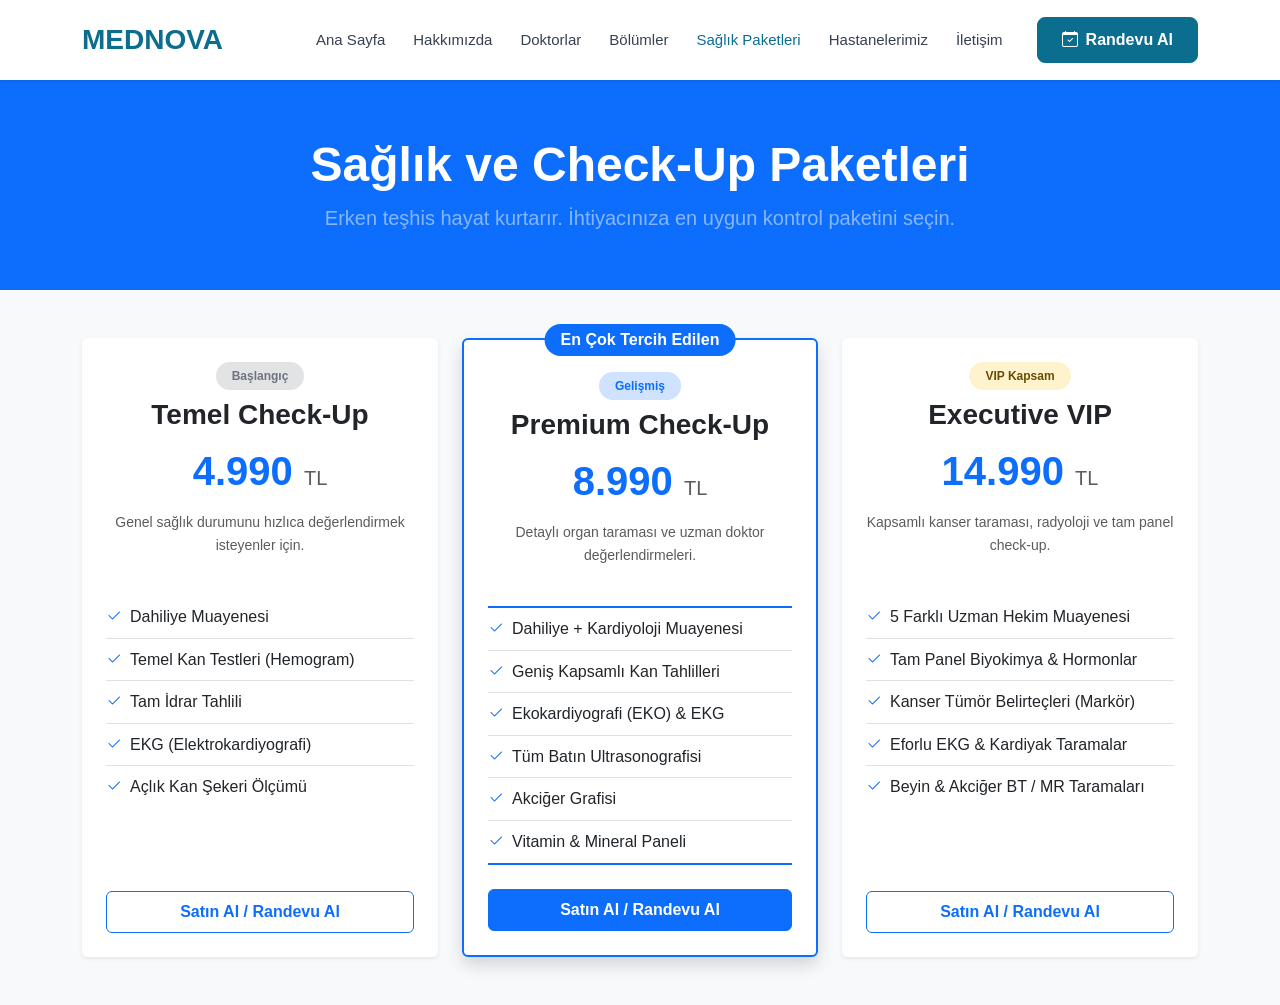
<file: packages.html>
<!doctype html>
<html lang="tr">
  <head>
    <meta charset="utf-8" />
    <meta name="viewport" content="width=device-width, initial-scale=1" />
    <title>Sağlık Paketlerimiz | MEDNOVA</title>
    <link rel="icon" type="image/png" href="images/favicon.png" />
    <link
      href="https://cdn.jsdelivr.net/npm/bootstrap@5.3.3/dist/css/bootstrap.min.css"
      rel="stylesheet"
    />
    <link
      rel="stylesheet"
      href="https://cdn.jsdelivr.net/npm/bootstrap-icons@1.11.3/font/bootstrap-icons.min.css"
    />
    <link rel="stylesheet" href="css/style.css" />
  </head>
  <body class="bg-light">
    <!-- NAVBAR -->
    <nav class="navbar navbar-expand-lg bg-white shadow-sm sticky-top">
      <div class="container">
        <a class="navbar-brand fw-bold fs-3 text-primary" href="index.html"
          >MEDNOVA</a
        >
        <button
          class="navbar-toggler"
          type="button"
          data-bs-toggle="collapse"
          data-bs-target="#navbarMenu"
        >
          <span class="navbar-toggler-icon"></span>
        </button>
        <div class="collapse navbar-collapse" id="navbarMenu">
          <ul class="navbar-nav ms-auto align-items-lg-center">
            <li class="nav-item">
              <a class="nav-link" href="index.html">Ana Sayfa</a>
            </li>
            <li class="nav-item">
              <a class="nav-link" href="hakkimizda.html">Hakkımızda</a>
            </li>
            <li class="nav-item">
              <a class="nav-link" href="doktorlar.html">Doktorlar</a>
            </li>
            <li class="nav-item">
              <a class="nav-link" href="bolumler.html">Bölümler</a>
            </li>
            <li class="nav-item">
              <a class="nav-link active" href="packages.html"
                >Sağlık Paketleri</a
              >
            </li>
            <li class="nav-item">
              <a class="nav-link" href="subeler.html">Hastanelerimiz</a>
            </li>
            <li class="nav-item">
              <a class="nav-link" href="iletisim.html">İletişim</a>
            </li>
            <li class="nav-item ms-lg-3 mt-2 mt-lg-0">
              <a href="appointment.html" class="btn btn-primary px-4">
                <i class="bi bi-calendar-check me-2"></i>Randevu Al
              </a>
            </li>
          </ul>
        </div>
      </div>
    </nav>

    <!-- HEADER -->
    <section class="bg-primary text-white py-5">
      <div class="container text-center py-2">
        <h1 class="fw-bold display-5">Sağlık ve Check-Up Paketleri</h1>
        <p class="lead mb-0 text-white-50">
          Erken teşhis hayat kurtarır. İhtiyacınıza en uygun kontrol paketini
          seçin.
        </p>
      </div>
    </section>

    <!-- PACKAGES SECTION -->
    <section class="py-5">
      <div class="container">
        <div class="row g-4 align-items-stretch">
          <!-- Temel Paket -->
          <div class="col-lg-4">
            <div class="card h-100 border-0 shadow-sm p-4">
              <div class="text-center mb-4">
                <span
                  class="badge bg-secondary-subtle text-secondary px-3 py-2 rounded-pill fw-semibold mb-2"
                  >Başlangıç</span
                >
                <h3 class="fw-bold text-dark">Temel Check-Up</h3>
                <div class="display-6 fw-bold text-primary my-3">
                  4.990 <span class="fs-5 text-muted fw-normal">TL</span>
                </div>
                <p class="text-muted small">
                  Genel sağlık durumunu hızlıca değerlendirmek isteyenler için.
                </p>
              </div>
              <ul class="list-group list-group-flush mb-4 flex-grow-1">
                <li class="list-group-item bg-transparent px-0">
                  <i class="bi bi-check2 text-primary me-2 fw-bold"></i>Dahiliye
                  Muayenesi
                </li>
                <li class="list-group-item bg-transparent px-0">
                  <i class="bi bi-check2 text-primary me-2 fw-bold"></i>Temel
                  Kan Testleri (Hemogram)
                </li>
                <li class="list-group-item bg-transparent px-0">
                  <i class="bi bi-check2 text-primary me-2 fw-bold"></i>Tam
                  İdrar Tahlili
                </li>
                <li class="list-group-item bg-transparent px-0">
                  <i class="bi bi-check2 text-primary me-2 fw-bold"></i>EKG
                  (Elektrokardiyografi)
                </li>
                <li class="list-group-item bg-transparent px-0">
                  <i class="bi bi-check2 text-primary me-2 fw-bold"></i>Açlık
                  Kan Şekeri Ölçümü
                </li>
              </ul>
              <a
                href="appointment.html"
                class="btn btn-outline-primary w-100 py-2 fw-semibold"
                >Satın Al / Randevu Al</a
              >
            </div>
          </div>

          <!-- Standart / Popüler Paket -->
          <div class="col-lg-4">
            <div
              class="card h-100 border-2 border-primary shadow p-4 position-relative bg-white"
            >
              <span
                class="position-absolute top-0 start-50 translate-middle badge rounded-pill bg-primary px-3 py-2 fs-6"
                >En Çok Tercih Edilen</span
              >
              <div class="text-center mb-4 mt-2">
                <span
                  class="badge bg-primary-subtle text-primary px-3 py-2 rounded-pill fw-semibold mb-2"
                  >Gelişmiş</span
                >
                <h3 class="fw-bold text-dark">Premium Check-Up</h3>
                <div class="display-6 fw-bold text-primary my-3">
                  8.990 <span class="fs-5 text-muted fw-normal">TL</span>
                </div>
                <p class="text-muted small">
                  Detaylı organ taraması ve uzman doktor değerlendirmeleri.
                </p>
              </div>
              <ul class="list-group list-group-flush mb-4 flex-grow-1">
                <li class="list-group-item bg-transparent px-0">
                  <i class="bi bi-check2 text-primary me-2 fw-bold"></i>Dahiliye
                  + Kardiyoloji Muayenesi
                </li>
                <li class="list-group-item bg-transparent px-0">
                  <i class="bi bi-check2 text-primary me-2 fw-bold"></i>Geniş
                  Kapsamlı Kan Tahlilleri
                </li>
                <li class="list-group-item bg-transparent px-0">
                  <i class="bi bi-check2 text-primary me-2 fw-bold"></i
                  >Ekokardiyografi (EKO) & EKG
                </li>
                <li class="list-group-item bg-transparent px-0">
                  <i class="bi bi-check2 text-primary me-2 fw-bold"></i>Tüm
                  Batın Ultrasonografisi
                </li>
                <li class="list-group-item bg-transparent px-0">
                  <i class="bi bi-check2 text-primary me-2 fw-bold"></i>Akciğer
                  Grafisi
                </li>
                <li class="list-group-item bg-transparent px-0">
                  <i class="bi bi-check2 text-primary me-2 fw-bold"></i>Vitamin
                  & Mineral Paneli
                </li>
              </ul>
              <a
                href="appointment.html"
                class="btn btn-primary w-100 py-2 fw-bold"
                >Satın Al / Randevu Al</a
              >
            </div>
          </div>

          <!-- VIP VIP Paket -->
          <div class="col-lg-4">
            <div class="card h-100 border-0 shadow-sm p-4">
              <div class="text-center mb-4">
                <span
                  class="badge bg-warning-subtle text-warning-emphasis px-3 py-2 rounded-pill fw-semibold mb-2"
                  >VIP Kapsam</span
                >
                <h3 class="fw-bold text-dark">Executive VIP</h3>
                <div class="display-6 fw-bold text-primary my-3">
                  14.990 <span class="fs-5 text-muted fw-normal">TL</span>
                </div>
                <p class="text-muted small">
                  Kapsamlı kanser taraması, radyoloji ve tam panel check-up.
                </p>
              </div>
              <ul class="list-group list-group-flush mb-4 flex-grow-1">
                <li class="list-group-item bg-transparent px-0">
                  <i class="bi bi-check2 text-primary me-2 fw-bold"></i>5 Farklı
                  Uzman Hekim Muayenesi
                </li>
                <li class="list-group-item bg-transparent px-0">
                  <i class="bi bi-check2 text-primary me-2 fw-bold"></i>Tam
                  Panel Biyokimya & Hormonlar
                </li>
                <li class="list-group-item bg-transparent px-0">
                  <i class="bi bi-check2 text-primary me-2 fw-bold"></i>Kanser
                  Tümör Belirteçleri (Markör)
                </li>
                <li class="list-group-item bg-transparent px-0">
                  <i class="bi bi-check2 text-primary me-2 fw-bold"></i>Eforlu
                  EKG & Kardiyak Taramalar
                </li>
                <li class="list-group-item bg-transparent px-0">
                  <i class="bi bi-check2 text-primary me-2 fw-bold"></i>Beyin &
                  Akciğer BT / MR Taramaları
                </li>
              </ul>
              <a
                href="appointment.html"
                class="btn btn-outline-primary w-100 py-2 fw-semibold"
                >Satın Al / Randevu Al</a
              >
            </div>
          </div>
        </div>
      </div>
    </section>

    <script src="https://cdn.jsdelivr.net/npm/bootstrap@5.3.3/dist/js/bootstrap.bundle.min.js"></script>
  </body>
</html>
</file>
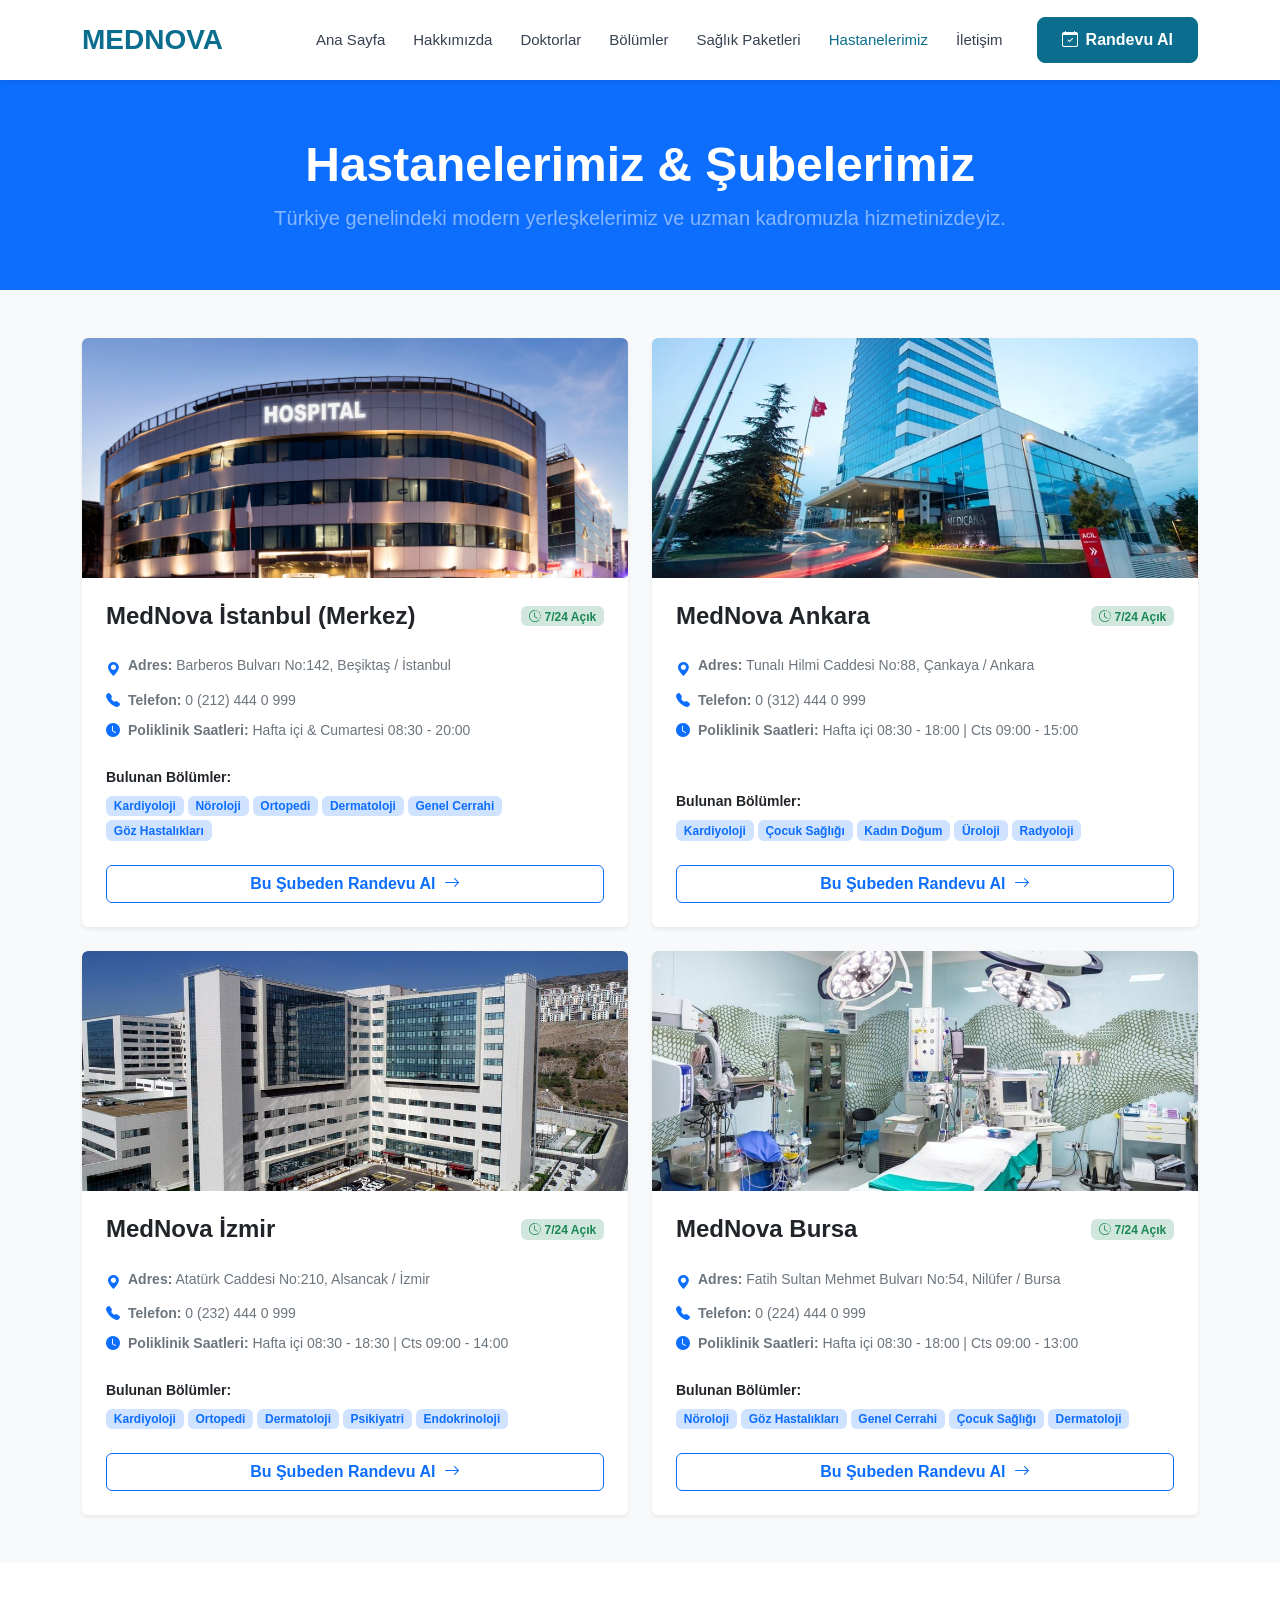
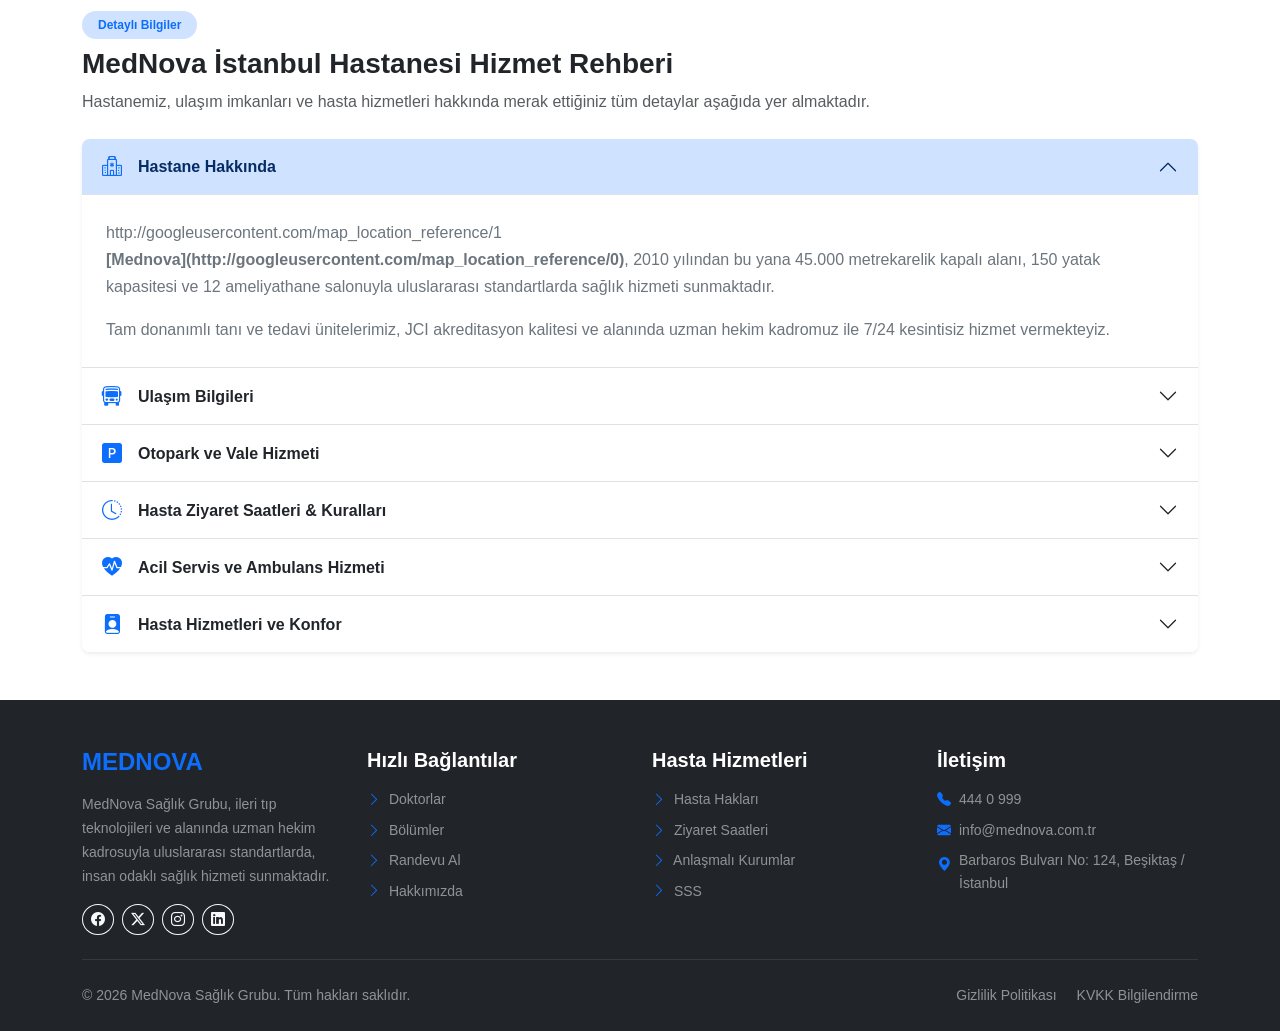
<file: subeler.html>
<!doctype html>
<html lang="tr">
  <head>
    <meta charset="utf-8" />
    <meta name="viewport" content="width=device-width, initial-scale=1" />
    <title>Hastanelerimiz & Şubelerimiz | MEDNOVA</title>
    <link rel="icon" type="image/png" href="images/favicon.png" />

    <!-- Bootstrap CSS -->
    <link
      href="https://cdn.jsdelivr.net/npm/bootstrap@5.3.3/dist/css/bootstrap.min.css"
      rel="stylesheet"
    />
    <!-- Bootstrap Icons -->
    <link
      rel="stylesheet"
      href="https://cdn.jsdelivr.net/npm/bootstrap-icons@1.11.3/font/bootstrap-icons.min.css"
    />
    <!-- Kendi CSS -->
    <link rel="stylesheet" href="css/style.css" />
  </head>

  <body class="bg-light">
    <!-- NAVBAR -->
    <nav class="navbar navbar-expand-lg bg-white shadow-sm sticky-top">
      <div class="container">
        <a class="navbar-brand fw-bold fs-3 text-primary" href="index.html"
          >MEDNOVA</a
        >

        <button
          class="navbar-toggler"
          type="button"
          data-bs-toggle="collapse"
          data-bs-target="#navbarMenu"
        >
          <span class="navbar-toggler-icon"></span>
        </button>

        <div class="collapse navbar-collapse" id="navbarMenu">
          <ul class="navbar-nav ms-auto align-items-lg-center">
            <li class="nav-item">
              <a class="nav-link" href="index.html">Ana Sayfa</a>
            </li>
            <li class="nav-item">
              <a class="nav-link" href="hakkimizda.html">Hakkımızda</a>
            </li>
            <li class="nav-item">
              <a class="nav-link" href="doktorlar.html">Doktorlar</a>
            </li>
            <li class="nav-item">
              <a class="nav-link" href="bolumler.html">Bölümler</a>
            </li>
            <li class="nav-item">
              <a class="nav-link" href="packages.html">Sağlık Paketleri</a>
            </li>
            <li class="nav-item">
              <a class="nav-link active" href="branches.html">Hastanelerimiz</a>
            </li>
            <li class="nav-item">
              <a class="nav-link" href="iletisim.html">İletişim</a>
            </li>
            <li class="nav-item ms-lg-3 mt-2 mt-lg-0">
              <a href="appointment.html" class="btn btn-primary px-4">
                <i class="bi bi-calendar-check me-2"></i>Randevu Al
              </a>
            </li>
          </ul>
        </div>
      </div>
    </nav>

    <!-- HERO HEADER -->
    <section class="bg-primary text-white py-5">
      <div class="container text-center py-2">
        <h1 class="fw-bold display-5">Hastanelerimiz & Şubelerimiz</h1>
        <p class="lead mb-0 text-white-50">
          Türkiye genelindeki modern yerleşkelerimiz ve uzman kadromuzla
          hizmetinizdeyiz.
        </p>
      </div>
    </section>

    <!-- ŞUBELER LİSTESİ -->
    <section class="py-5">
      <div class="container">
        <div class="row g-4">
          <!-- İstanbul Şubesi -->
          <div class="col-md-6">
            <div class="card border-0 shadow-sm h-100 overflow-hidden">
              <img
                src="images/mednova ist.webp"
                class="card-img-top"
                alt="MedNova İstanbul"
                style="height: 240px; object-fit: cover"
              />
              <div class="card-body p-4 d-flex flex-column">
                <div
                  class="d-flex justify-content-between align-items-center mb-2"
                >
                  <h4 class="fw-bold text-dark mb-0">
                    MedNova İstanbul (Merkez)
                  </h4>
                  <span class="badge bg-success-subtle text-success fw-semibold"
                    ><i class="bi bi-clock-history me-1"></i>7/24 Açık</span
                  >
                </div>

                <ul class="list-unstyled text-secondary small my-3 flex-grow-1">
                  <li class="mb-2 d-flex align-items-start">
                    <i class="bi bi-geo-alt-fill text-primary me-2 mt-1"></i>
                    <span
                      ><strong>Adres:</strong> Barberos Bulvarı No:142, Beşiktaş
                      / İstanbul</span
                    >
                  </li>
                  <li class="mb-2 d-flex align-items-center">
                    <i class="bi bi-telephone-fill text-primary me-2"></i>
                    <span><strong>Telefon:</strong> 0 (212) 444 0 999</span>
                  </li>
                  <li class="mb-2 d-flex align-items-center">
                    <i class="bi bi-clock-fill text-primary me-2"></i>
                    <span
                      ><strong>Poliklinik Saatleri:</strong> Hafta içi &
                      Cumartesi 08:30 - 20:00</span
                    >
                  </li>
                </ul>

                <div class="mb-3">
                  <strong class="d-block text-dark small mb-2"
                    >Bulunan Bölümler:</strong
                  >
                  <div class="d-flex flex-wrap gap-1">
                    <span class="badge bg-primary-subtle text-primary"
                      >Kardiyoloji</span
                    >
                    <span class="badge bg-primary-subtle text-primary"
                      >Nöroloji</span
                    >
                    <span class="badge bg-primary-subtle text-primary"
                      >Ortopedi</span
                    >
                    <span class="badge bg-primary-subtle text-primary"
                      >Dermatoloji</span
                    >
                    <span class="badge bg-primary-subtle text-primary"
                      >Genel Cerrahi</span
                    >
                    <span class="badge bg-primary-subtle text-primary"
                      >Göz Hastalıkları</span
                    >
                  </div>
                </div>

                <a
                  href="appointment.html?branch=istanbul"
                  class="btn btn-outline-primary w-100 mt-2 fw-semibold"
                >
                  Bu Şubeden Randevu Al <i class="bi bi-arrow-right ms-1"></i>
                </a>
              </div>
            </div>
          </div>

          <!-- Ankara Şubesi -->
          <div class="col-md-6">
            <div class="card border-0 shadow-sm h-100 overflow-hidden">
              <img
                src="images/mednova-ankara.jpg"
                class="card-img-top"
                alt="MedNova Ankara"
                style="height: 240px; object-fit: cover"
              />
              <div class="card-body p-4 d-flex flex-column">
                <div
                  class="d-flex justify-content-between align-items-center mb-2"
                >
                  <h4 class="fw-bold text-dark mb-0">MedNova Ankara</h4>
                  <span class="badge bg-success-subtle text-success fw-semibold"
                    ><i class="bi bi-clock-history me-1"></i>7/24 Açık</span
                  >
                </div>

                <ul class="list-unstyled text-secondary small my-3 flex-grow-1">
                  <li class="mb-2 d-flex align-items-start">
                    <i class="bi bi-geo-alt-fill text-primary me-2 mt-1"></i>
                    <span
                      ><strong>Adres:</strong> Tunalı Hilmi Caddesi No:88,
                      Çankaya / Ankara</span
                    >
                  </li>
                  <li class="mb-2 d-flex align-items-center">
                    <i class="bi bi-telephone-fill text-primary me-2"></i>
                    <span><strong>Telefon:</strong> 0 (312) 444 0 999</span>
                  </li>
                  <li class="mb-2 d-flex align-items-center">
                    <i class="bi bi-clock-fill text-primary me-2"></i>
                    <span
                      ><strong>Poliklinik Saatleri:</strong> Hafta içi 08:30 -
                      18:00 | Cts 09:00 - 15:00</span
                    >
                  </li>
                </ul>

                <div class="mb-3">
                  <strong class="d-block text-dark small mb-2"
                    >Bulunan Bölümler:</strong
                  >
                  <div class="d-flex flex-wrap gap-1">
                    <span class="badge bg-primary-subtle text-primary"
                      >Kardiyoloji</span
                    >
                    <span class="badge bg-primary-subtle text-primary"
                      >Çocuk Sağlığı</span
                    >
                    <span class="badge bg-primary-subtle text-primary"
                      >Kadın Doğum</span
                    >
                    <span class="badge bg-primary-subtle text-primary"
                      >Üroloji</span
                    >
                    <span class="badge bg-primary-subtle text-primary"
                      >Radyoloji</span
                    >
                  </div>
                </div>

                <a
                  href="appointment.html?branch=ankara"
                  class="btn btn-outline-primary w-100 mt-2 fw-semibold"
                >
                  Bu Şubeden Randevu Al <i class="bi bi-arrow-right ms-1"></i>
                </a>
              </div>
            </div>
          </div>

          <!-- İzmir Şubesi -->
          <div class="col-md-6">
            <div class="card border-0 shadow-sm h-100 overflow-hidden">
              <img
                src="images/mednova-izmir.jpg"
                class="card-img-top"
                alt="MedNova İzmir"
                style="height: 240px; object-fit: cover"
              />
              <div class="card-body p-4 d-flex flex-column">
                <div
                  class="d-flex justify-content-between align-items-center mb-2"
                >
                  <h4 class="fw-bold text-dark mb-0">MedNova İzmir</h4>
                  <span class="badge bg-success-subtle text-success fw-semibold"
                    ><i class="bi bi-clock-history me-1"></i>7/24 Açık</span
                  >
                </div>

                <ul class="list-unstyled text-secondary small my-3 flex-grow-1">
                  <li class="mb-2 d-flex align-items-start">
                    <i class="bi bi-geo-alt-fill text-primary me-2 mt-1"></i>
                    <span
                      ><strong>Adres:</strong> Atatürk Caddesi No:210, Alsancak
                      / İzmir</span
                    >
                  </li>
                  <li class="mb-2 d-flex align-items-center">
                    <i class="bi bi-telephone-fill text-primary me-2"></i>
                    <span><strong>Telefon:</strong> 0 (232) 444 0 999</span>
                  </li>
                  <li class="mb-2 d-flex align-items-center">
                    <i class="bi bi-clock-fill text-primary me-2"></i>
                    <span
                      ><strong>Poliklinik Saatleri:</strong> Hafta içi 08:30 -
                      18:30 | Cts 09:00 - 14:00</span
                    >
                  </li>
                </ul>

                <div class="mb-3">
                  <strong class="d-block text-dark small mb-2"
                    >Bulunan Bölümler:</strong
                  >
                  <div class="d-flex flex-wrap gap-1">
                    <span class="badge bg-primary-subtle text-primary"
                      >Kardiyoloji</span
                    >
                    <span class="badge bg-primary-subtle text-primary"
                      >Ortopedi</span
                    >
                    <span class="badge bg-primary-subtle text-primary"
                      >Dermatoloji</span
                    >
                    <span class="badge bg-primary-subtle text-primary"
                      >Psikiyatri</span
                    >
                    <span class="badge bg-primary-subtle text-primary"
                      >Endokrinoloji</span
                    >
                  </div>
                </div>

                <a
                  href="appointment.html?branch=izmir"
                  class="btn btn-outline-primary w-100 mt-2 fw-semibold"
                >
                  Bu Şubeden Randevu Al <i class="bi bi-arrow-right ms-1"></i>
                </a>
              </div>
            </div>
          </div>

          <!-- Bursa Şubesi -->
          <div class="col-md-6">
            <div class="card border-0 shadow-sm h-100 overflow-hidden">
              <img
                src="images/mednova-bursa.jpg"
                class="card-img-top"
                alt="MedNova Bursa"
                style="height: 240px; object-fit: cover"
              />
              <div class="card-body p-4 d-flex flex-column">
                <div
                  class="d-flex justify-content-between align-items-center mb-2"
                >
                  <h4 class="fw-bold text-dark mb-0">MedNova Bursa</h4>
                  <span class="badge bg-success-subtle text-success fw-semibold"
                    ><i class="bi bi-clock-history me-1"></i>7/24 Açık</span
                  >
                </div>

                <ul class="list-unstyled text-secondary small my-3 flex-grow-1">
                  <li class="mb-2 d-flex align-items-start">
                    <i class="bi bi-geo-alt-fill text-primary me-2 mt-1"></i>
                    <span
                      ><strong>Adres:</strong> Fatih Sultan Mehmet Bulvarı
                      No:54, Nilüfer / Bursa</span
                    >
                  </li>
                  <li class="mb-2 d-flex align-items-center">
                    <i class="bi bi-telephone-fill text-primary me-2"></i>
                    <span><strong>Telefon:</strong> 0 (224) 444 0 999</span>
                  </li>
                  <li class="mb-2 d-flex align-items-center">
                    <i class="bi bi-clock-fill text-primary me-2"></i>
                    <span
                      ><strong>Poliklinik Saatleri:</strong> Hafta içi 08:30 -
                      18:00 | Cts 09:00 - 13:00</span
                    >
                  </li>
                </ul>

                <div class="mb-3">
                  <strong class="d-block text-dark small mb-2"
                    >Bulunan Bölümler:</strong
                  >
                  <div class="d-flex flex-wrap gap-1">
                    <span class="badge bg-primary-subtle text-primary"
                      >Nöroloji</span
                    >
                    <span class="badge bg-primary-subtle text-primary"
                      >Göz Hastalıkları</span
                    >
                    <span class="badge bg-primary-subtle text-primary"
                      >Genel Cerrahi</span
                    >
                    <span class="badge bg-primary-subtle text-primary"
                      >Çocuk Sağlığı</span
                    >
                    <span class="badge bg-primary-subtle text-primary"
                      >Dermatoloji</span
                    >
                  </div>
                </div>

                <a
                  href="appointment.html?branch=bursa"
                  class="btn btn-outline-primary w-100 mt-2 fw-semibold"
                >
                  Bu Şubeden Randevu Al <i class="bi bi-arrow-right ms-1"></i>
                </a>
              </div>
            </div>
          </div>
        </div>
      </div>
    </section>
    <!-- ================= HASTANE DETAYLARI (ACCORDION SECTION) ================= -->
    <section class="py-5 bg-white">
      <div class="container">
        <div class="mb-4">
          <span
            class="badge bg-primary-subtle text-primary fw-semibold px-3 py-2 rounded-pill mb-2"
            >Detaylı Bilgiler</span
          >
          <h3 class="fw-bold text-dark">
            MedNova İstanbul Hastanesi Hizmet Rehberi
          </h3>
          <p class="text-muted">
            Hastanemiz, ulaşım imkanları ve hasta hizmetleri hakkında merak
            ettiğiniz tüm detaylar aşağıda yer almaktadır.
          </p>
        </div>

        <!-- BOOTSTRAP ACCORDION -->
        <div
          class="accordion custom-accordion shadow-sm rounded-3 overflow-hidden"
          id="hospitalDetailAccordion"
        >
          <!-- 1. Hastane Hakkında -->
          <div class="accordion-item border-0 border-bottom">
            <h2 class="accordion-header" id="headingAbout">
              <button
                class="accordion-button fw-bold fs-6 py-3"
                type="button"
                data-bs-toggle="collapse"
                data-bs-target="#collapseAbout"
                aria-expanded="true"
                aria-controls="collapseAbout"
              >
                <i class="bi bi-hospital text-primary fs-5 me-3"></i> Hastane
                Hakkında
              </button>
            </h2>
            <div
              id="collapseAbout"
              class="accordion-collapse collapse show"
              aria-labelledby="headingAbout"
              data-bs-parent="#hospitalDetailAccordion"
            >
              <div class="accordion-body text-secondary leading-relaxed p-4">
                http://googleusercontent.com/map_location_reference/1
                <p>
                  <strong
                    >[Mednova](http://googleusercontent.com/map_location_reference/0)</strong
                  >, 2010 yılından bu yana 45.000 metrekarelik kapalı alanı, 150
                  yatak kapasitesi ve 12 ameliyathane salonuyla uluslararası
                  standartlarda sağlık hizmeti sunmaktadır.
                </p>
                <p class="mb-0">
                  Tam donanımlı tanı ve tedavi ünitelerimiz, JCI akreditasyon
                  kalitesi ve alanında uzman hekim kadromuz ile 7/24 kesintisiz
                  hizmet vermekteyiz.
                </p>
              </div>
            </div>
          </div>

          <!-- 2. Ulaşım -->
          <div class="accordion-item border-0 border-bottom">
            <h2 class="accordion-header" id="headingTransport">
              <button
                class="accordion-button collapsed fw-bold fs-6 py-3"
                type="button"
                data-bs-toggle="collapse"
                data-bs-target="#collapseTransport"
                aria-expanded="false"
                aria-controls="collapseTransport"
              >
                <i class="bi bi-bus-front text-primary fs-5 me-3"></i> Ulaşım
                Bilgileri
              </button>
            </h2>
            <div
              id="collapseTransport"
              class="accordion-collapse collapse"
              aria-labelledby="headingTransport"
              data-bs-parent="#hospitalDetailAccordion"
            >
              <div class="accordion-body text-secondary p-4">
                <div class="row g-3">
                  <div class="col-md-6">
                    <div class="p-3 bg-light rounded-3 h-100">
                      <h6 class="fw-bold text-dark mb-2">
                        <i class="bi bi-train-front me-2 text-primary"></i>Metro
                        ile Ulaşım
                      </h6>
                      <p class="small mb-0">
                        M2 Yenikapı-Hacıosman Metro hattını kullanarak
                        <strong>Gayrettepe</strong> veya
                        <strong>Levent</strong> durağında inip 5 dakikalık
                        yürüme mesafesiyle hastanemize ulaşabilirsiniz.
                      </p>
                    </div>
                  </div>
                  <div class="col-md-6">
                    <div class="p-3 bg-light rounded-3 h-100">
                      <h6 class="fw-bold text-dark mb-2">
                        <i class="bi bi-bus-front-fill me-2 text-primary"></i
                        >Otobüs ile Ulaşım
                      </h6>
                      <p class="small mb-0">
                        Barbaros Bulvarı üzerinden geçen tüm Beşiktaş otobüs
                        hatlarını kullanabilir,
                        <strong>Eski Yıldız Binası</strong> durağında
                        inebilirsiniz.
                      </p>
                    </div>
                  </div>
                </div>
              </div>
            </div>
          </div>

          <!-- 3. Otopark -->
          <div class="accordion-item border-0 border-bottom">
            <h2 class="accordion-header" id="headingParking">
              <button
                class="accordion-button collapsed fw-bold fs-6 py-3"
                type="button"
                data-bs-toggle="collapse"
                data-bs-target="#collapseParking"
                aria-expanded="false"
                aria-controls="collapseParking"
              >
                <i class="bi bi-p-square-fill text-primary fs-5 me-3"></i>
                Otopark ve Vale Hizmeti
              </button>
            </h2>
            <div
              id="collapseParking"
              class="accordion-collapse collapse"
              aria-labelledby="headingParking"
              data-bs-parent="#hospitalDetailAccordion"
            >
              <div class="accordion-body text-secondary p-4">
                <p>
                  Hastanemizde 300 araç kapasiteli kapalı otopark alanı
                  bulunmaktadır.
                </p>
                <ul class="list-unstyled mb-0">
                  <li class="mb-2">
                    <i class="bi bi-check-circle-fill text-primary me-2"></i
                    ><strong>Vale Hizmeti:</strong> Hastane ana giriş kapısında
                    24 saat boyunca vale personellerimiz hizmetinizdedir.
                  </li>
                  <li class="mb-2">
                    <i class="bi bi-check-circle-fill text-primary me-2"></i
                    ><strong>Ücretsiz Park:</strong> Yatan hasta yakınları ve
                    acil servis girişleri ilk 2 saat ücretsizdir.
                  </li>
                  <li>
                    <i class="bi bi-check-circle-fill text-primary me-2"></i
                    ><strong>Engelli Park Yeri:</strong> Otopark girişine en
                    yakın noktalarda özel engelli park alanları tahsis
                    edilmiştir.
                  </li>
                </ul>
              </div>
            </div>
          </div>

          <!-- 4. Ziyaret Saatleri -->
          <div class="accordion-item border-0 border-bottom">
            <h2 class="accordion-header" id="headingVisiting">
              <button
                class="accordion-button collapsed fw-bold fs-6 py-3"
                type="button"
                data-bs-toggle="collapse"
                data-bs-target="#collapseVisiting"
                aria-expanded="false"
                aria-controls="collapseVisiting"
              >
                <i class="bi bi-clock-history text-primary fs-5 me-3"></i> Hasta
                Ziyaret Saatleri & Kuralları
              </button>
            </h2>
            <div
              id="collapseVisiting"
              class="accordion-collapse collapse"
              aria-labelledby="headingVisiting"
              data-bs-parent="#hospitalDetailAccordion"
            >
              <div class="accordion-body text-secondary p-4">
                <div class="table-responsive">
                  <table
                    class="table table-bordered table-striped align-middle mb-3"
                  >
                    <thead class="table-primary">
                      <tr>
                        <th>Bölüm</th>
                        <th>Ziyaret Saatleri</th>
                        <th>Refakatçi Kabulü</th>
                      </tr>
                    </thead>
                    <tbody>
                      <tr>
                        <td>Yataklı Servisler</td>
                        <td>10:00 - 22:00</td>
                        <td>1 Kişi (Sürekli)</td>
                      </tr>
                      <tr>
                        <td>Yoğun Bakım Ünitesi</td>
                        <td>14:00 - 15:00</td>
                        <td>Kısa süreli (Hekim İzniyle)</td>
                      </tr>
                    </tbody>
                  </table>
                </div>
                <p class="small text-muted mb-0">
                  <i class="bi bi-info-circle me-1"></i> Hasta sağlığı için aynı
                  anda en fazla 2 ziyaretçi kabul edilmektedir ve 6 yaş altı
                  çocuk ziyaretçilerin yataklı servislere getirilmemesi rica
                  olunur.
                </p>
              </div>
            </div>
          </div>

          <!-- 5. Acil Servis -->
          <div class="accordion-item border-0 border-bottom">
            <h2 class="accordion-header" id="headingEmergency">
              <button
                class="accordion-button collapsed fw-bold fs-6 py-3"
                type="button"
                data-bs-toggle="collapse"
                data-bs-target="#collapseEmergency"
                aria-expanded="false"
                aria-controls="collapseEmergency"
              >
                <i class="bi bi-heart-pulse-fill text-primary fs-5 me-3"></i>
                Acil Servis ve Ambulans Hizmeti
              </button>
            </h2>
            <div
              id="collapseEmergency"
              class="accordion-collapse collapse"
              aria-labelledby="headingEmergency"
              data-bs-parent="#hospitalDetailAccordion"
            >
              <div class="accordion-body text-secondary p-4">
                <div
                  class="alert alert-danger d-flex align-items-center mb-3"
                  role="alert"
                >
                  <i class="bi bi-exclamation-triangle-fill fs-4 me-3"></i>
                  <div>
                    <strong>7/24 Kesintisiz Acil Hat:</strong> Acil ambulans
                    talepleriniz için <strong>444 0 999</strong> numaralı
                    hattımızı doğrudan arayabilirsiniz.
                  </div>
                </div>
                <p class="mb-0">
                  Acil servisimiz; Kırmızı, Sarı ve Yeşil alan triyaj üniteleri,
                  acil müdahale odaları ve tam donanımlı acil ambulans filomuz
                  ile günün her saati hizmet vermektedir.
                </p>
              </div>
            </div>
          </div>

          <!-- 6. Hasta Hizmetleri -->
          <div class="accordion-item border-0">
            <h2 class="accordion-header" id="headingServices">
              <button
                class="accordion-button collapsed fw-bold fs-6 py-3"
                type="button"
                data-bs-toggle="collapse"
                data-bs-target="#collapseServices"
                aria-expanded="false"
                aria-controls="collapseServices"
              >
                <i class="bi bi-person-badge-fill text-primary fs-5 me-3"></i>
                Hasta Hizmetleri ve Konfor
              </button>
            </h2>
            <div
              id="collapseServices"
              class="accordion-collapse collapse"
              aria-labelledby="headingServices"
              data-bs-parent="#hospitalDetailAccordion"
            >
              <div class="accordion-body text-secondary p-4">
                <div class="row g-3">
                  <div class="col-md-4">
                    <div class="border p-3 rounded-3 text-center">
                      <i class="bi bi-wifi text-primary fs-3 d-block mb-2"></i>
                      <h6 class="fw-bold text-dark mb-1">Ücretsiz Wi-Fi</h6>
                      <p class="small text-muted mb-0">
                        Tüm oda ve bekleme alanlarında yüksek hızlı internet.
                      </p>
                    </div>
                  </div>
                  <div class="col-md-4">
                    <div class="border p-3 rounded-3 text-center">
                      <i
                        class="bi bi-cup-hot text-primary fs-3 d-block mb-2"
                      ></i>
                      <h6 class="fw-bold text-dark mb-1">
                        Kafeterya & Restoran
                      </h6>
                      <p class="small text-muted mb-0">
                        Zemin katta 07:00 - 23:00 saatleri arasında açık sosyal
                        alan.
                      </p>
                    </div>
                  </div>
                  <div class="col-md-4">
                    <div class="border p-3 rounded-3 text-center">
                      <i
                        class="bi bi-shield-check text-primary fs-3 d-block mb-2"
                      ></i>
                      <h6 class="fw-bold text-dark mb-1">
                        Özel Sigorta Danışmanlığı
                      </h6>
                      <p class="small text-muted mb-0">
                        Anlaşmalı kurumlar için hızlı onay ve başvuru masası.
                      </p>
                    </div>
                  </div>
                </div>
              </div>
            </div>
          </div>
        </div>
      </div>
    </section>
    <!-- ================= FOOTER SECTION ================= -->
    <footer class="bg-dark text-white pt-5 pb-4">
      <div class="container">
        <div class="row g-4">
          <!-- 1. SÜTUN: MEDNOVA HAKKINDA -->
          <div class="col-lg-3 col-md-6">
            <h4 class="fw-bold text-primary mb-3">MEDNOVA</h4>
            <p class="text-white-50 small leading-relaxed mb-3">
              MedNova Sağlık Grubu, ileri tıp teknolojileri ve alanında uzman
              hekim kadrosuyla uluslararası standartlarda, insan odaklı sağlık
              hizmeti sunmaktadır.
            </p>
            <div class="d-flex gap-2">
              <a
                href="#"
                class="btn btn-outline-light btn-sm rounded-circle"
                aria-label="Facebook"
                ><i class="bi bi-facebook"></i
              ></a>
              <a
                href="#"
                class="btn btn-outline-light btn-sm rounded-circle"
                aria-label="Twitter"
                ><i class="bi bi-twitter-x"></i
              ></a>
              <a
                href="#"
                class="btn btn-outline-light btn-sm rounded-circle"
                aria-label="Instagram"
                ><i class="bi bi-instagram"></i
              ></a>
              <a
                href="#"
                class="btn btn-outline-light btn-sm rounded-circle"
                aria-label="LinkedIn"
                ><i class="bi bi-linkedin"></i
              ></a>
            </div>
          </div>

          <!-- 2. SÜTUN: HIZLI BAĞLANTILAR -->
          <div class="col-lg-3 col-md-6">
            <h5 class="fw-bold text-white mb-3">Hızlı Bağlantılar</h5>
            <ul class="list-unstyled text-white-50 small">
              <li class="mb-2">
                <a
                  href="doktorlar.html"
                  class="text-white-50 text-decoration-none"
                  ><i class="bi bi-chevron-right me-1 text-primary"></i>
                  Doktorlar</a
                >
              </li>
              <li class="mb-2">
                <a
                  href="bolumler.html"
                  class="text-white-50 text-decoration-none"
                  ><i class="bi bi-chevron-right me-1 text-primary"></i>
                  Bölümler</a
                >
              </li>
              <li class="mb-2">
                <a
                  href="appointment.html"
                  class="text-white-50 text-decoration-none"
                  ><i class="bi bi-chevron-right me-1 text-primary"></i> Randevu
                  Al</a
                >
              </li>
              <li class="mb-2">
                <a href="about.html" class="text-white-50 text-decoration-none"
                  ><i class="bi bi-chevron-right me-1 text-primary"></i>
                  Hakkımızda</a
                >
              </li>
            </ul>
          </div>

          <!-- 3. SÜTUN: HASTA HİZMETLERİ -->
          <div class="col-lg-3 col-md-6">
            <h5 class="fw-bold text-white mb-3">Hasta Hizmetleri</h5>
            <ul class="list-unstyled text-white-50 small">
              <li class="mb-2">
                <a href="#" class="text-white-50 text-decoration-none"
                  ><i class="bi bi-chevron-right me-1 text-primary"></i> Hasta
                  Hakları</a
                >
              </li>
              <li class="mb-2">
                <a
                  href="subeler.html"
                  class="text-white-50 text-decoration-none"
                  ><i class="bi bi-chevron-right me-1 text-primary"></i> Ziyaret
                  Saatleri</a
                >
              </li>
              <li class="mb-2">
                <a
                  href="packages.html"
                  class="text-white-50 text-decoration-none"
                  ><i class="bi bi-chevron-right me-1 text-primary"></i>
                  Anlaşmalı Kurumlar</a
                >
              </li>
              <li class="mb-2">
                <a href="about.html" class="text-white-50 text-decoration-none"
                  ><i class="bi bi-chevron-right me-1 text-primary"></i> SSS</a
                >
              </li>
            </ul>
          </div>

          <!-- 4. SÜTUN: İLETİŞİM BİLGİLERİ -->
          <div class="col-lg-3 col-md-6">
            <h5 class="fw-bold text-white mb-3">İletişim</h5>
            <ul class="list-unstyled text-white-50 small">
              <li class="mb-2 d-flex align-items-center">
                <i class="bi bi-telephone-fill me-2 text-primary"></i>
                <span>444 0 999</span>
              </li>
              <li class="mb-2 d-flex align-items-center">
                <i class="bi bi-envelope-fill me-2 text-primary"></i>
                <span>info@mednova.com.tr</span>
              </li>
              <li class="d-flex align-items-start">
                <i class="bi bi-geo-alt-fill me-2 text-primary mt-1"></i>
                <span>Barbaros Bulvarı No: 124, Beşiktaş / İstanbul</span>
              </li>
            </ul>
          </div>
        </div>

        <!-- ALT BİLGİ & TELİF HAKKI -->
        <hr class="border-secondary my-4" />
        <div class="row align-items-center text-white-50 small">
          <div class="col-md-6 text-center text-md-start mb-2 mb-md-0">
            &copy; 2026 MedNova Sağlık Grubu. Tüm hakları saklıdır.
          </div>
          <div class="col-md-6 text-center text-md-end">
            <a href="#" class="text-white-50 text-decoration-none me-3"
              >Gizlilik Politikası</a
            >
            <a href="#" class="text-white-50 text-decoration-none"
              >KVKK Bilgilendirme</a
            >
          </div>
        </div>
      </div>
    </footer>

    <!-- Bootstrap JS Bundle -->
    <script src="https://cdn.jsdelivr.net/npm/bootstrap@5.3.3/dist/js/bootstrap.bundle.min.js"></script>
  </body>
</html>
</file>
<file: css/style.css>
* {
  margin: 0;
  padding: 0;
  box-sizing: border-box;
}

html {
  scroll-behavior: smooth;
}

body {
  font-family: Arial, sans-serif;
  color: #374151;
  background-color: #ffffff;
  line-height: 1.6;
}

a {
  text-decoration: none;
}

img {
  max-width: 100%;
  display: block;
}
.top-bar {
  background-color: #16324f;
  color: #ffffff;
  font-size: 14px;
  padding: 8px 0;
}
.navbar {
  min-height: 80px;
}
.navbar-brand {
  color: #0b6e8e !important;
  font-weight: 700;
}

.navbar-nav {
  gap: 8px;
}

.nav-link {
  color: #374151;
  font-weight: 500;
  padding: 10px 12px !important;
  transition: color 0.3s ease;
}

.nav-link:hover {
  color: #0b6e8e;
}

.nav-link.active {
  color: #0b6e8e !important;
}
.navbar .btn-primary {
  background-color: #0b6e8e;
  border-color: #0b6e8e;
  border-radius: 8px;
  font-weight: 600;
  padding: 10px 20px;
  transition: 0.3s ease;
}

.navbar .btn-primary:hover {
  background-color: #16324f;
  border-color: #16324f;
}
.navbar-nav .nav-link {
  white-space: nowrap;
  padding-left: 10px !important;
  padding-right: 10px !important;
  font-size: 15px;
}
/* hero section */
.hero-section {
  background-color: #f5f9fb;
  padding: 80px 0;
}

.hero-section h1 {
  font-size: 52px;
  font-weight: 700;
  line-height: 1.2;
  color: #16324f;
}

.hero-section h1 span {
  color: #0b6e8e;
}

.hero-section .lead {
  color: #6b7280;
  max-width: 600px;
  line-height: 1.7;
}

.hero-section .badge {
  background-color: #e0f2f5;
  color: #0b6e8e;
  border-radius: 50px;
  font-weight: 600;
}

.hero-section img {
  width: 100%;
  height: 500px;
  object-fit: cover;
  border-radius: 24px;
}

/* BUTONLAR */

.hero-section .btn {
  padding: 12px 24px;
  border-radius: 8px;
  font-weight: 600;
}

.hero-section .btn-primary {
  background-color: #0b6e8e;
  border-color: #0b6e8e;
}

.hero-section .btn-primary:hover {
  background-color: #16324f;
  border-color: #16324f;
}

.hero-section .btn-outline-primary {
  color: #0b6e8e;
  border-color: #0b6e8e;
}

.hero-section .btn-outline-primary:hover {
  background-color: #0b6e8e;
  color: #ffffff;
}
/* hero responsive görünüm */
@media (max-width: 991px) {
  .hero-section {
    padding: 60px 0;
  }

  .hero-section h1 {
    font-size: 42px;
  }

  .hero-section img {
    height: 400px;
    margin-top: 30px;
  }
}

@media (max-width: 575px) {
  .hero-section {
    padding: 40px 0;
  }

  .hero-section h1 {
    font-size: 34px;
  }

  .hero-section img {
    height: 300px;
  }

  .hero-section .btn {
    width: 100%;
    margin-bottom: 10px;
  }
}
/* hızlı erişim kartları */
.quick-access {
  padding: 60px 0;
  background-color: #ffffff;
}

.quick-card {
  min-height: 190px;
  background-color: #f5f9fb;
  border-radius: 16px;
  padding: 30px;
  transition: 0.3s ease;
}

.quick-card:hover {
  transform: translateY(-6px);
  box-shadow: 0 10px 25px rgba(0, 0, 0, 0.1);
}

.quick-card i {
  color: #0b6e8e;
}

.quick-card h5 {
  color: #16324f;
}

.quick-card a {
  color: #0b6e8e;
  text-decoration: none;
  font-weight: 600;
}

.quick-card a:hover {
  color: #16324f;
}
/* doktorlar */
.doctors-section {
  background-color: #f5f9fb;
}

.section-title span {
  color: #0b6e8e;
  font-weight: 600;
  font-size: 14px;
  letter-spacing: 1px;
}

.section-title h2 {
  color: #16324f;
  font-size: 36px;
  font-weight: 700;
  margin-top: 10px;
}

.section-title p {
  color: #6b7280;
  max-width: 600px;
  margin: 15px auto 0;
}

/* DOKTOR KARTI */

.doctor-card {
  background-color: #ffffff;
  border-radius: 18px;
  overflow: hidden;
  box-shadow: 0 5px 20px rgba(0, 0, 0, 0.08);
  transition: 0.3s ease;
}

.doctor-card:hover {
  transform: translateY(-6px);
  box-shadow: 0 12px 30px rgba(0, 0, 0, 0.12);
}

.doctor-card img {
  width: 100%;
  height: 320px;
  object-fit: cover;
}

.doctor-card-body {
  padding: 25px;
}

.doctor-card-body span {
  display: inline-block;
  background-color: #e0f2f5;
  color: #0b6e8e;
  padding: 6px 12px;
  border-radius: 50px;
  font-size: 13px;
  font-weight: 600;
}

.doctor-card-body h5 {
  color: #16324f;
  font-size: 20px;
  margin-top: 15px;
}

.doctor-card-body p {
  color: #6b7280;
  margin-bottom: 20px;
}

.doctor-card-body a {
  color: #0b6e8e;
  font-weight: 600;
  text-decoration: none;
}

.doctor-card-body a:hover {
  color: #16324f;
}

/* TÜM DOKTORLAR BUTONU */

.doctors-button {
  background-color: #0b6e8e;
  border-color: #0b6e8e;
  padding: 12px 25px;
  border-radius: 8px;
  font-weight: 600;
}

.doctors-button:hover {
  background-color: #16324f;
  border-color: #16324f;
}
/* bölümler */

.departments-section {
  background-color: #ffffff;
}

.department-card {
  display: block;
  height: 100%;
  padding: 30px 20px;
  background-color: #f5f9fb;
  border-radius: 16px;
  text-align: center;
  text-decoration: none;
  transition: 0.3s ease;
}

.department-card > i {
  font-size: 42px;
  color: #0b6e8e;
}

.department-card h5 {
  color: #16324f;
  margin-top: 18px;
  font-weight: 700;
}

.department-card span {
  color: #0b6e8e;
  font-size: 14px;
  font-weight: 600;
}

.department-card span i {
  margin-left: 5px;
}

.department-card:hover {
  transform: translateY(-6px);
  background-color: #eaf5f7;
  box-shadow: 0 10px 25px rgba(0, 0, 0, 0.08);
}

.departments-button {
  background-color: #0b6e8e;
  border-color: #0b6e8e;
  padding: 12px 25px;
  border-radius: 8px;
  font-weight: 600;
}

.departments-button:hover {
  background-color: #16324f;
  border-color: #16324f;
}
/* sağlık paketleri */

.packages-section {
  background-color: #f5f9fb;
}

.package-card {
  height: 100%;
  padding: 35px 30px;
  background-color: #ffffff;
  border-radius: 18px;
  box-shadow: 0 5px 20px rgba(0, 0, 0, 0.07);
  transition: 0.3s ease;
}

.package-card:hover {
  transform: translateY(-6px);
  box-shadow: 0 12px 30px rgba(0, 0, 0, 0.12);
}

.package-icon {
  width: 60px;
  height: 60px;
  display: flex;
  align-items: center;
  justify-content: center;
  background-color: #e0f2f5;
  border-radius: 14px;
}

.package-icon i {
  font-size: 30px;
  color: #0b6e8e;
}

.package-card h4 {
  color: #16324f;
  margin-top: 25px;
  font-weight: 700;
}

.package-card p {
  color: #6b7280;
  line-height: 1.7;
  margin: 15px 0 20px;
}

.package-card a {
  color: #0b6e8e;
  text-decoration: none;
  font-weight: 600;
}

.package-card a:hover {
  color: #16324f;
}
/* faq */

.faq-section {
  background-color: #ffffff;
}

.faq-section .accordion {
  max-width: 900px;
  margin: 0 auto;
}

.faq-section .accordion-item {
  border: 1px solid #e5e7eb;
  margin-bottom: 12px;
  border-radius: 10px;
  overflow: hidden;
}

.faq-section .accordion-button {
  color: #16324f;
  font-weight: 600;
  padding: 20px;
  background-color: #ffffff;
  box-shadow: none;
}

.faq-section .accordion-button:not(.collapsed) {
  color: #0b6e8e;
  background-color: #f5f9fb;
}

.faq-section .accordion-button:focus {
  box-shadow: none;
}

.faq-section .accordion-body {
  color: #6b7280;
  line-height: 1.7;
  padding: 20px;
}
/* cta */

.cta-section {
  padding: 70px 0;
  background-color: #0b6e8e;
}

.cta-section h2 {
  color: #ffffff;
  font-size: 32px;
  font-weight: 700;
  margin-bottom: 10px;
}

.cta-section p {
  color: rgba(255, 255, 255, 0.8);
  margin-bottom: 0;
}

.cta-button {
  display: inline-flex;
  align-items: center;
  padding: 14px 28px;
  background-color: #ffffff;
  color: #0b6e8e;
  border-radius: 8px;
  text-decoration: none;
  font-weight: 600;
  transition: 0.3s ease;
}

.cta-button:hover {
  background-color: #16324f;
  color: #ffffff;
}
/* footer */

.site-footer {
  padding: 60px 0 25px;
  background-color: #16324f;
  color: #ffffff;
}

.footer-logo {
  font-size: 28px;
  font-weight: 700;
  margin-bottom: 15px;
}

.site-footer p {
  color: rgba(255, 255, 255, 0.7);
  line-height: 1.7;
}

.site-footer h6 {
  font-size: 16px;
  margin-bottom: 20px;
}

.site-footer ul {
  list-style: none;
  padding: 0;
  margin: 0;
}

.site-footer ul li {
  margin-bottom: 10px;
}

.site-footer ul li a {
  color: rgba(255, 255, 255, 0.7);
  text-decoration: none;
  transition: 0.3s ease;
}

.site-footer ul li a:hover {
  color: #ffffff;
}

.footer-contact {
  margin-bottom: 10px;
}

.footer-contact i {
  width: 25px;
  color: #ffffff;
}

.site-footer hr {
  margin: 40px 0 20px;
  border-color: rgba(255, 255, 255, 0.2);
}

.footer-bottom {
  text-align: center;
}

.footer-bottom p {
  margin: 0;
  font-size: 14px;
}
/* sayfa header */

.page-header {
  padding: 80px 0;
  background-color: #f5f9fb;
  text-align: center;
}

.page-header span {
  display: block;
  color: #0b6e8e;
  font-size: 14px;
  font-weight: 600;
  letter-spacing: 1px;
}

.page-header h1 {
  margin: 10px 0;
  color: #16324f;
  font-size: 42px;
  font-weight: 700;
}

.page-header p {
  margin: 0;
  color: #6b7280;
  font-size: 17px;
}
/* hakkımızda section */

.about-section {
  padding: 90px 0;
}

.about-image {
  width: 100%;
  border-radius: 20px;
}

.section-label {
  display: block;
  color: #0b6e8e;
  font-size: 14px;
  font-weight: 600;
  margin-bottom: 12px;
  letter-spacing: 1px;
}

.about-section h2 {
  color: #16324f;
  font-size: 36px;
  font-weight: 700;
  margin-bottom: 20px;
}

.about-section p {
  color: #6b7280;
  line-height: 1.8;
  margin-bottom: 15px;
}

.about-values {
  padding: 90px 0;
  background-color: #f5f9fb;
}

.about-values h2 {
  color: #16324f;
  font-size: 34px;
  font-weight: 700;
  margin-bottom: 15px;
}

.about-values .text-center p {
  color: #6b7280;
}

.value-card {
  height: 100%;
  padding: 35px 30px;
  background-color: #ffffff;
  border-radius: 18px;
  text-align: center;
  box-shadow: 0 5px 20px rgba(0, 0, 0, 0.06);
  transition: 0.3s ease;
}

.value-card:hover {
  transform: translateY(-6px);
}

.value-card i {
  font-size: 42px;
  color: #0b6e8e;
}

.value-card h4 {
  margin-top: 20px;
  margin-bottom: 12px;
  color: #16324f;
  font-weight: 700;
}

.value-card p {
  color: #6b7280;
  line-height: 1.7;
  margin-bottom: 0;
}
/* hakkımızda cta */

.about-cta {
  padding: 70px 0;
  background-color: #0b6e8e;
  color: #ffffff;
}

.about-cta span {
  font-size: 14px;
  font-weight: 600;
  letter-spacing: 1px;
}

.about-cta h2 {
  margin-top: 10px;
  font-size: 34px;
  font-weight: 700;
}

.about-cta p {
  margin-bottom: 0;
  color: rgba(255, 255, 255, 0.8);
  line-height: 1.7;
}

.about-cta .btn {
  padding: 12px 30px;
}

/* doktor section */
.doctors-section {
  padding: 90px 0;
  background-color: #f5f9fb;
}

.doctor-page-card {
  height: 100%;
  background-color: #ffffff;
  border-radius: 18px;
  overflow: hidden;
  box-shadow: 0 5px 20px rgba(0, 0, 0, 0.06);
  transition: 0.3s ease;
}

.doctor-page-card:hover {
  transform: translateY(-6px);
}

.doctor-page-card img {
  width: 100%;
  height: 320px;
  object-fit: cover;
}

.doctor-card-content {
  padding: 28px;
}

.doctor-card-content span {
  display: inline-block;
  padding: 6px 12px;
  border-radius: 20px;
  background-color: #e8f5f8;
  color: #0b6e8e;
  font-size: 13px;
  font-weight: 600;
}

.doctor-card-content h3 {
  margin-top: 15px;
  margin-bottom: 8px;
  color: #16324f;
  font-size: 22px;
  font-weight: 700;
}

.doctor-card-content p {
  color: #6b7280;
  margin-bottom: 20px;
}
/* doktor filter */

.doctor-filter {
  background-color: #f5f9fb;
}

.filter-box {
  background-color: #ffffff;
  padding: 30px;
  border-radius: 18px;
  box-shadow: 0 5px 20px rgba(0, 0, 0, 0.06);
}

.filter-box .form-control,
.filter-box .form-select {
  min-height: 48px;
  border-radius: 10px;
}

.filter-box .btn {
  min-height: 48px;
  border-radius: 10px;
}
/* doktor detay */

.doctor-detail-section {
  background-color: #ffffff;
}

.doctor-detail-image {
  overflow: hidden;
  border-radius: 20px;
  box-shadow: 0 10px 30px rgba(0, 0, 0, 0.08);
}

.doctor-detail-image img {
  width: 100%;
  height: 520px;
  object-fit: cover;
}

.doctor-detail-department {
  display: inline-block;
  padding: 7px 14px;
  border-radius: 20px;
  background-color: #e8f5f8;
  color: #0b6e8e;
  font-size: 14px;
  font-weight: 600;
}

.doctor-info-list {
  margin-top: 25px;
}

.doctor-info-item {
  display: flex;
  align-items: center;
  gap: 15px;
  margin-bottom: 20px;
}

.doctor-info-item i {
  width: 45px;
  height: 45px;

  display: flex;
  align-items: center;
  justify-content: center;

  border-radius: 50%;

  background-color: #e8f5f8;
  color: #0b6e8e;

  font-size: 20px;
}

.doctor-info-item strong {
  display: block;
  color: #16324f;
}

.doctor-info-item p {
  margin: 3px 0 0;
  color: #6b7280;
}

.doctor-about-section {
  background-color: #f5f9fb;
}

.doctor-about-section .nav-tabs {
  border-bottom: 1px solid #dee2e6;
}

.doctor-about-section .nav-link {
  color: #6b7280;
  font-weight: 600;
}

.doctor-about-section .nav-link.active {
  color: #0b6e8e;
}

.doctor-about-section .card {
  border-radius: 16px;
}

.doctor-about-section .list-group-item {
  padding: 15px 0;
  background: transparent;
  color: #555;
}
/* RANDEVU BÖLÜMÜ */

.appointment-card-section {
  display: block;
  padding: 80px 0;
  background-color: #f5f9fb;
}

.appointment-card-section .card {
  display: block;
  background-color: #ffffff;
  border-radius: 18px;
}

.appointment-card-section h2 {
  color: #16324f;
}

.appointment-card-section .form-label {
  color: #16324f;
}

.appointment-card-section .form-select,
.appointment-card-section .form-control {
  min-height: 48px;
  border-radius: 10px;
}

.appointment-card-section .btn-outline-primary {
  color: #0b6e8e;
  border-color: #0b6e8e;
}

.appointment-card-section .btn-outline-primary:hover {
  background-color: #0b6e8e;
  border-color: #0b6e8e;
  color: #ffffff;
}
/* departman */
.dept-card {
  height: 100%;
  background-color: #ffffff;
  border-radius: 8px;
  overflow: hidden;
  box-shadow: 0 4px 12px rgba(0, 0, 0, 0.05);
  display: flex;
  flex-direction: column;
}
.dept-card-img {
  width: 100%;
  height: 200px;
  object-fit: cover;
}
.dept-card-body {
  padding: 24px;
  display: flex;
  flex-direction: column;
  flex-grow: 1;
}
.dept-card-header {
  display: flex;
  justify-content: space-between;
  align-items: center;
  margin-bottom: 12px;
}
.dept-card-title {
  font-size: 20px;
  font-weight: 700;
  color: #212529;
  margin: 0;
}
.dept-card-badge {
  background-color: #e7f1ff;
  color: #0d6efd;
  font-weight: 600;
  font-size: 13px;
  padding: 4px 10px;
  border-radius: 4px;
  display: inline-flex;
  align-items: center;
}
.dept-card-text {
  color: #6c757d;
  font-size: 14px;
  line-height: 1.5;
  flex-grow: 1;
  margin-bottom: 20px;
}
.dept-card .btn-detail {
  margin-top: auto;
}
.btn-detail {
  display: inline-flex;
  flex-direction: column;
  align-items: flex-start;
  gap: 4px;
  color: #212529;
  text-decoration: none;
  font-size: 18px;
  font-weight: 500;
  margin-top: auto;
  transition: color 0.3s ease;
}
.btn-detail i {
  font-size: 20px;
  transition: transform 0.3s ease;
}

.btn-detail:hover {
  color: #0d6efd;
}

.btn-detail:hover i {
  transform: translateX(6px);
}

.icon-left {
  margin-right: 6px;
}
.dept-detail-banner {
  background:
    linear-gradient(rgba(13, 110, 253, 0.85), rgba(10, 40, 90, 0.9)),
    url("https://images.unsplash.com/photo-1576091160399-112ba8d25d1d?auto=format&fit=crop&w=1500&q=80")
      center/cover no-repeat;
  padding-top: 80px;
  padding-bottom: 80px;
}

.leading-relaxed {
  line-height: 1.7;
}
</file>
